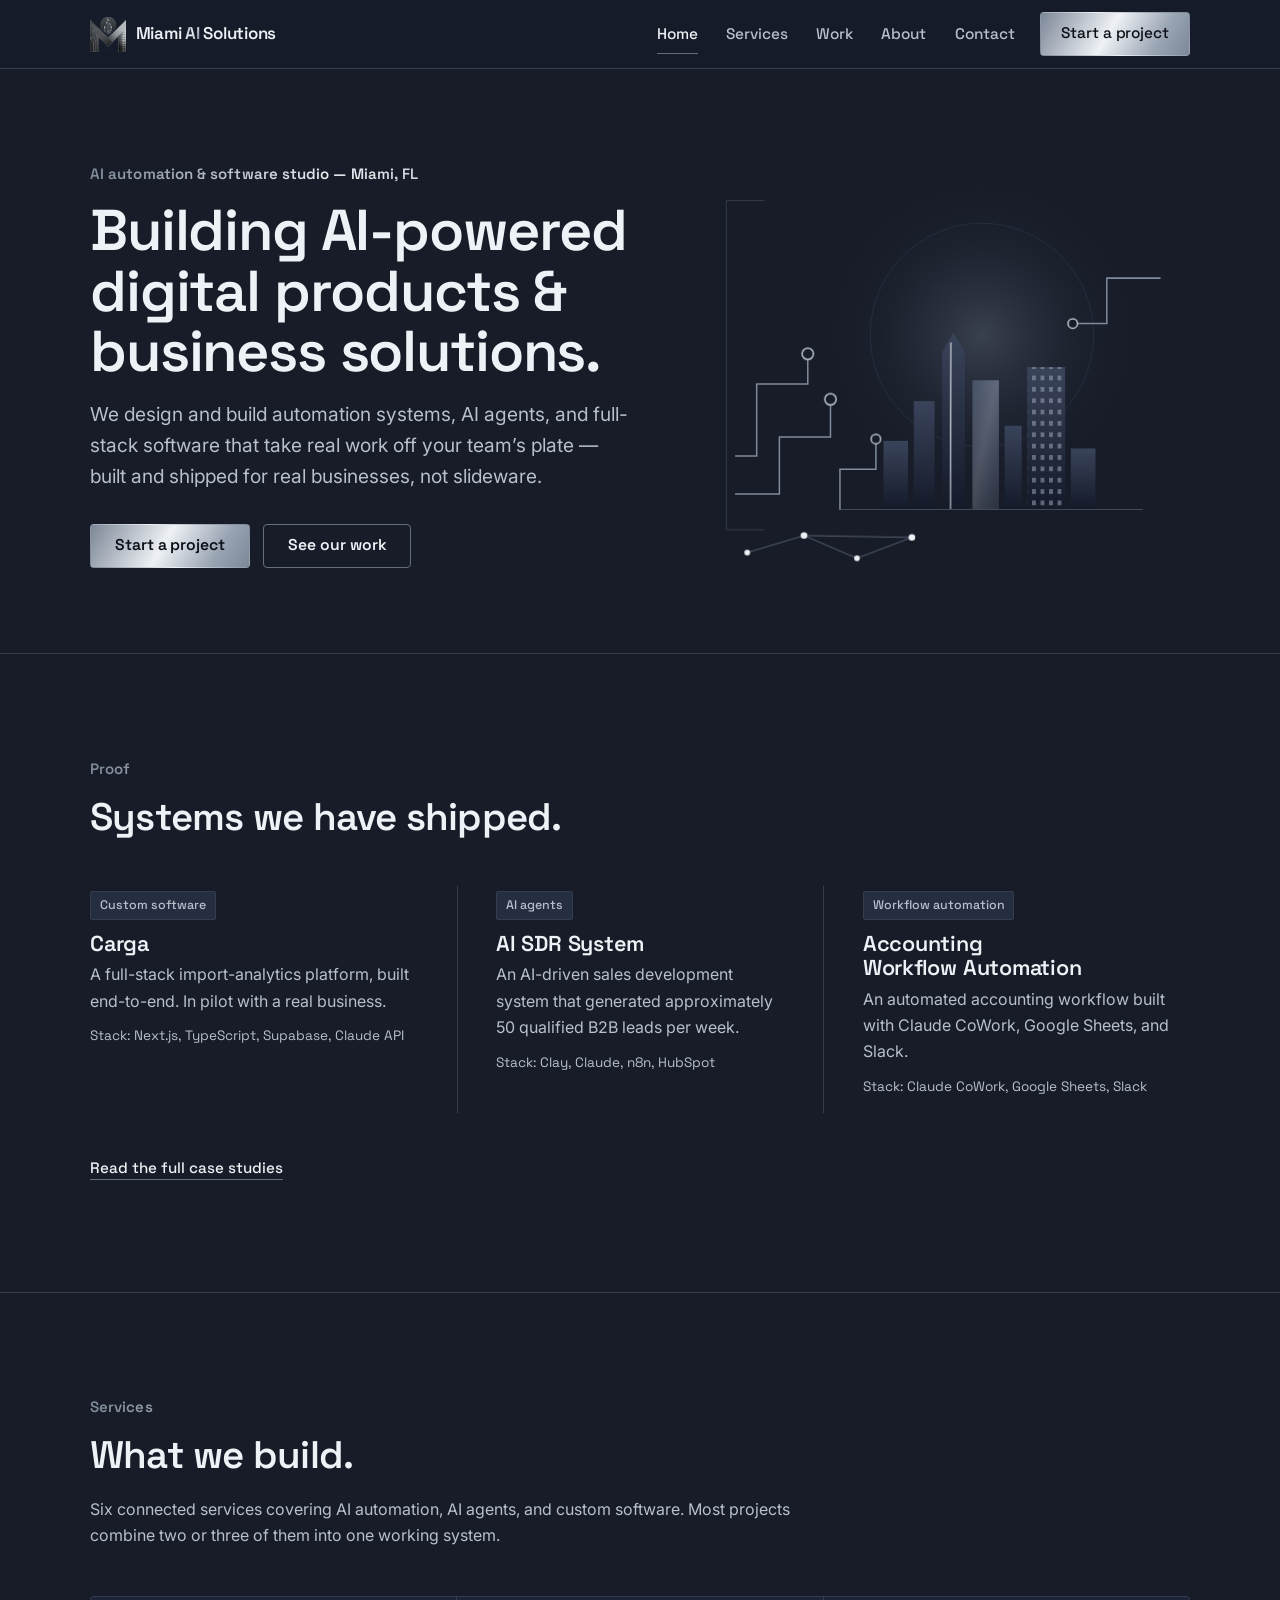
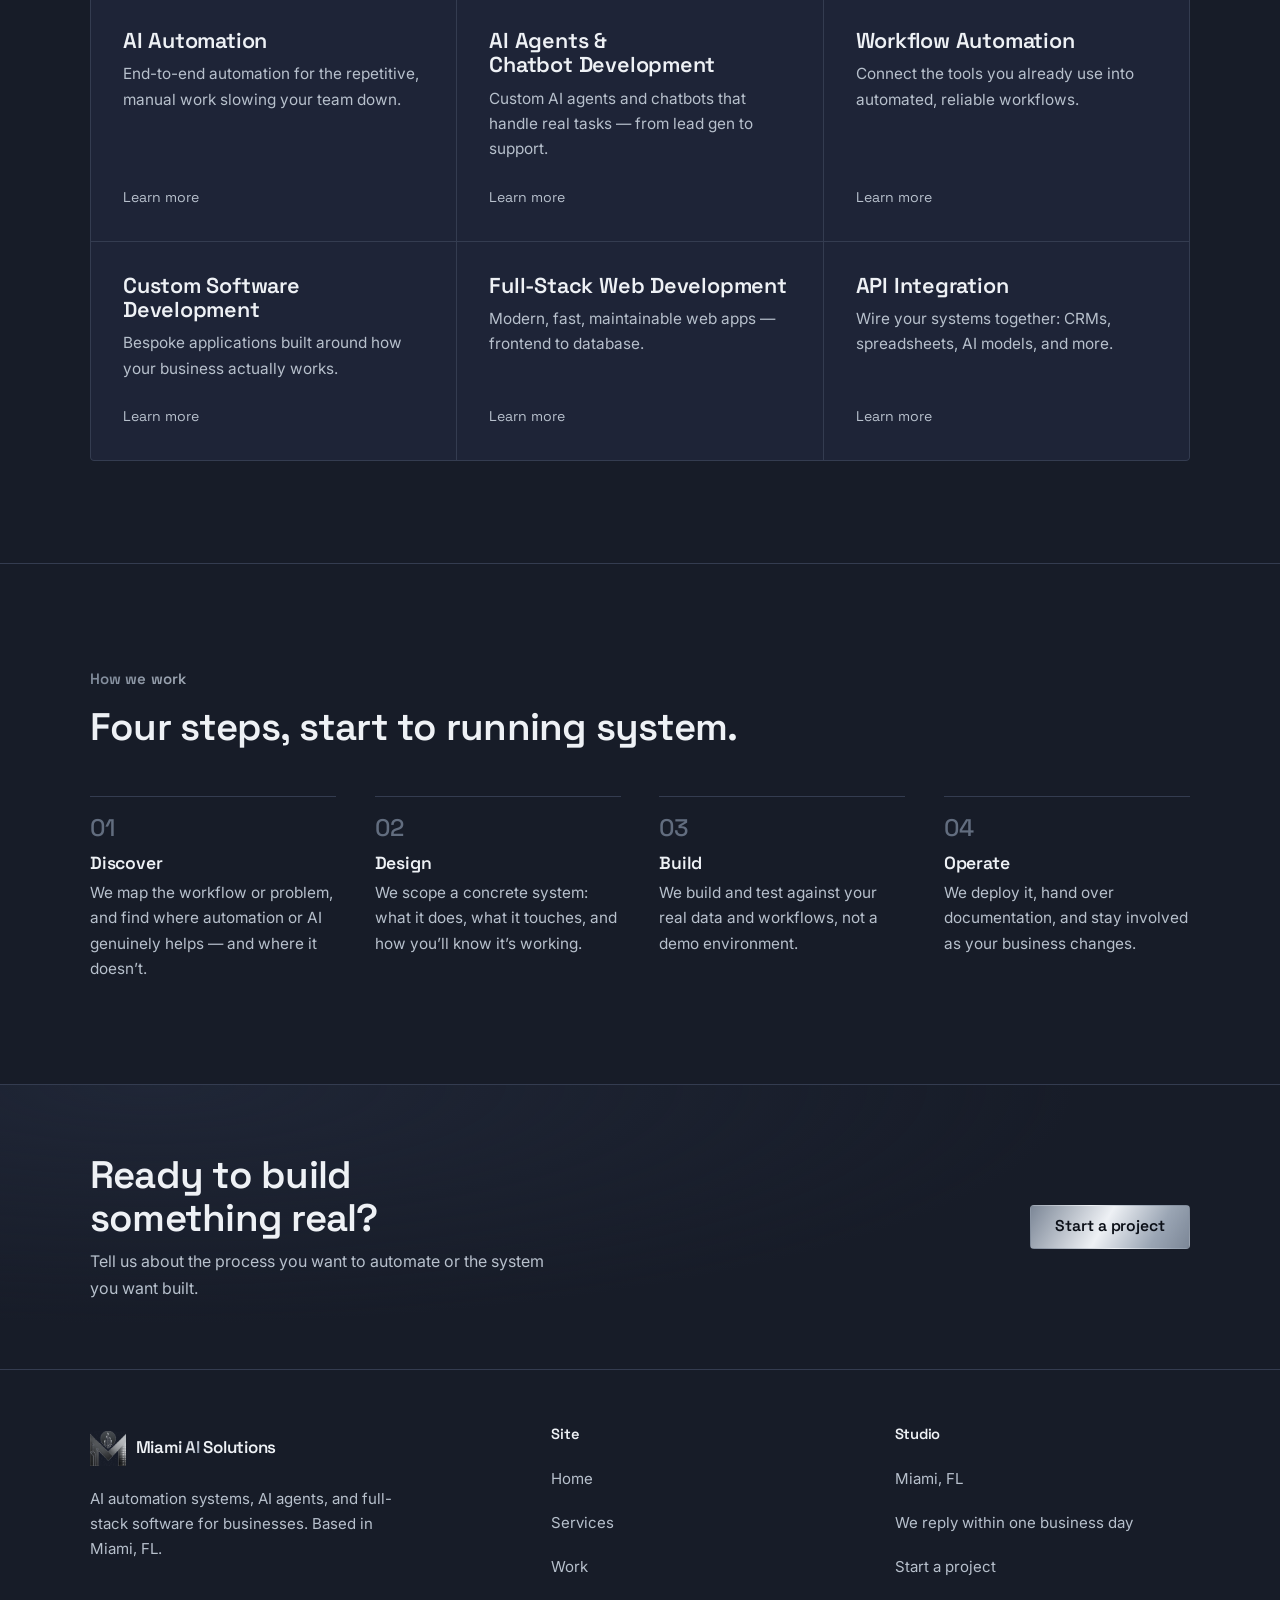
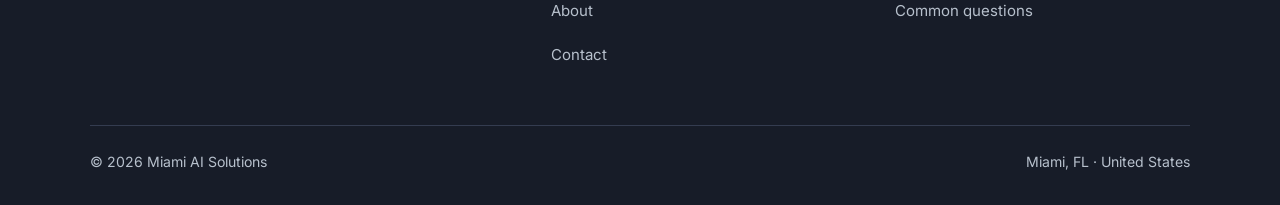
<file: index.html>
<!DOCTYPE html>
<html lang="en">
<head>
<meta charset="utf-8">
<meta name="viewport" content="width=device-width, initial-scale=1">
<title>Miami AI Solutions — AI Automation, AI Agents &amp; Custom Software</title>
<meta name="description" content="Miami AI Solutions designs and builds AI automation systems, AI agents, and full-stack software for businesses — built for real use, not just proofs of concept. Based in Miami, FL.">
<link rel="canonical" href="https://miami-ai-solutions-two.vercel.app/">

<meta property="og:type" content="website">
<meta property="og:site_name" content="Miami AI Solutions">
<meta property="og:title" content="Miami AI Solutions — AI Automation, AI Agents &amp; Custom Software">
<meta property="og:description" content="Miami AI Solutions designs and builds AI automation systems, AI agents, and full-stack software for businesses — built for real use, not just proofs of concept.">
<meta property="og:url" content="https://miami-ai-solutions-two.vercel.app/">
<meta property="og:image" content="https://miami-ai-solutions-two.vercel.app/assets/og-image.jpg">
<meta property="og:image:width" content="1200">
<meta property="og:image:height" content="630">
<meta property="og:image:alt" content="Miami AI Solutions — AI, automation and software development, over a Miami skyline.">
<meta name="twitter:card" content="summary_large_image">
<meta name="twitter:title" content="Miami AI Solutions — AI Automation, AI Agents &amp; Custom Software">
<meta name="twitter:description" content="Miami AI Solutions designs and builds AI automation systems, AI agents, and full-stack software for businesses — built for real use, not just proofs of concept.">
<meta name="twitter:image" content="https://miami-ai-solutions-two.vercel.app/assets/og-image.jpg">

<meta name="theme-color" content="#171c28">
<link rel="icon" href="favicon.ico" sizes="any">
<link rel="icon" type="image/png" sizes="32x32" href="favicon-32x32.png">
<link rel="icon" type="image/png" sizes="16x16" href="favicon-16x16.png">
<link rel="apple-touch-icon" href="apple-touch-icon.png">
<link rel="manifest" href="site.webmanifest">

<link rel="preconnect" href="https://fonts.googleapis.com">
<link rel="preconnect" href="https://fonts.gstatic.com" crossorigin>
<!-- Preload the font CSS, not the font files. The fonts.gstatic.com URLs are
     version- and UA-specific, so hardcoding one risks a double download or a
     silent miss when Google rotates it; prioritising the stylesheet shortens
     the first hop of the two-hop chain that gates the font fetch. -->
<link rel="preload" as="style" href="https://fonts.googleapis.com/css2?family=Inter:wght@400;500;600&amp;family=Space+Grotesk:wght@500;600;700&amp;display=swap">
<link rel="stylesheet" href="https://fonts.googleapis.com/css2?family=Inter:wght@400;500;600&amp;family=Space+Grotesk:wght@500;600;700&amp;display=swap">
<link rel="stylesheet" href="css/styles.css">

<script type="application/ld+json">
{
  "@context": "https://schema.org",
  "@type": "ProfessionalService",
  "@id": "https://miami-ai-solutions-two.vercel.app/#organization",
  "name": "Miami AI Solutions",
  "url": "https://miami-ai-solutions-two.vercel.app/",
  "logo": "https://miami-ai-solutions-two.vercel.app/assets/icon.png",
  "image": "https://miami-ai-solutions-two.vercel.app/assets/og-image.jpg",
  "description": "Miami AI Solutions designs and builds AI automation systems, AI agents, and full-stack software for businesses — turning manual processes into reliable, running systems.",
  "email": "contact.miamiaisolutions@gmail.com",
  "address": {
    "@type": "PostalAddress",
    "addressLocality": "Miami",
    "addressRegion": "FL",
    "addressCountry": "US"
  },
  "areaServed": "US"
}
</script>
</head>
<body>

<a class="skip-link" href="#main">Skip to content</a>

<header class="site-header">
  <div class="container header-inner">
    <a class="logo" href="index.html">
      <img class="logo-mark" src="assets/icon-header.png" alt="" width="36" height="35" fetchpriority="high">
      <span class="logo-text">Miami <span class="chrome">AI</span> Solutions</span>
    </a>
    <button class="nav-toggle" type="button" aria-expanded="false" aria-controls="site-nav">
      <span class="bars" aria-hidden="true"></span>
      <span class="visually-hidden">Menu</span>
    </button>
    <nav class="site-nav" id="site-nav" aria-label="Main">
      <ul>
        <li><a href="index.html" aria-current="page">Home</a></li>
        <li><a href="services.html">Services</a></li>
        <li><a href="work.html">Work</a></li>
        <li><a href="about.html">About</a></li>
        <li><a href="contact.html">Contact</a></li>
      </ul>
      <a class="btn btn-primary btn-sm nav-cta" href="contact.html">Start a project</a>
    </nav>
  </div>
</header>

<main id="main">

  <section class="hero">
    <div class="container hero-grid">
      <div>
        <span class="eyebrow">AI automation &amp; software studio — Miami, FL</span>
        <h1>Building AI-powered digital products &amp; business solutions.</h1>
        <p class="lede">We design and build automation systems, AI agents, and full-stack software that take real work off your team’s plate — built and shipped for real businesses, not slideware.</p>
        <div class="btn-row">
          <a class="btn btn-primary" href="contact.html">Start a project</a>
          <a class="btn btn-ghost" href="work.html">See our work</a>
        </div>
      </div>

      <div class="hero-art-wrap">
        <svg class="hero-art" viewBox="0 0 520 440" xmlns="http://www.w3.org/2000/svg" aria-hidden="true" focusable="false">
          <defs>
            <radialGradient id="msGlow" cx="50%" cy="50%" r="50%">
              <stop offset="0%" stop-color="#8894a8" stop-opacity="0.30"/>
              <stop offset="55%" stop-color="#5c677a" stop-opacity="0.10"/>
              <stop offset="100%" stop-color="#171c28" stop-opacity="0"/>
            </radialGradient>
            <linearGradient id="msBuilding" x1="0" y1="0" x2="0" y2="1">
              <stop offset="0%" stop-color="#39435a"/>
              <stop offset="100%" stop-color="#141a29"/>
            </linearGradient>
            <linearGradient id="msTower" x1="0" y1="0" x2="1" y2="1">
              <stop offset="0%" stop-color="#7c8797"/>
              <stop offset="46%" stop-color="#eef1f5"/>
              <stop offset="78%" stop-color="#9aa5b4"/>
              <stop offset="100%" stop-color="#7c8797"/>
            </linearGradient>
            <pattern id="msWindows" width="9" height="12" patternUnits="userSpaceOnUse">
              <rect x="2" y="3" width="4" height="5" fill="#9aa5b4" opacity="0.55"/>
            </pattern>
          </defs>

          <!-- soft circle backdrop, echoing the mark -->
          <circle class="art-circle" cx="300" cy="188" r="168"/>
          <circle cx="300" cy="188" r="118" fill="none" stroke="#262e42" stroke-width="1"/>

          <!-- blueprint rules -->
          <line class="art-grid-line" x1="30" y1="46" x2="30" y2="394"/>
          <line class="art-grid-line" x1="30" y1="46" x2="70" y2="46"/>
          <line class="art-grid-line" x1="30" y1="394" x2="70" y2="394"/>

          <!-- skyline -->
          <g>
            <rect class="art-building" x="196" y="300" width="26" height="72"/>
            <rect class="art-building" x="228" y="258" width="22" height="114"/>
            <polygon class="art-building" points="258,372 258,206 270,186 282,206 282,372"/>
            <rect class="art-building" x="290" y="236" width="28" height="136"/>
            <rect class="art-building" x="324" y="284" width="18" height="88"/>
            <rect class="art-building" x="348" y="222" width="40" height="150" fill="url(#msBuilding)"/>
            <rect x="348" y="222" width="40" height="150" fill="url(#msWindows)"/>
            <rect class="art-building" x="394" y="308" width="26" height="64"/>
            <!-- the one chrome-lit tower -->
            <polygon points="290,236 318,236 318,372 290,372" fill="url(#msTower)" opacity="0.22"/>
            <rect x="266" y="196" width="2" height="176" fill="url(#msTower)" opacity="0.7"/>
          </g>

          <line class="art-base" x1="150" y1="372.5" x2="470" y2="372.5"/>

          <!-- circuit traces: right angles into node points -->
          <path class="trace" d="M40 356 H86 V296 H140 V262"/>
          <path class="trace trace-2" d="M40 316 H62 V240 H116 V214"/>
          <path class="trace trace-3" d="M150 372 V330 H188 V304"/>
          <path class="trace trace-4" d="M488 128 H432 V176 H400"/>

          <circle class="node node-1" cx="140" cy="256" r="6"/>
          <circle class="node node-2" cx="116" cy="208" r="6"/>
          <circle class="node node-3" cx="188" cy="298" r="5"/>
          <circle class="node node-4" cx="396" cy="176" r="5"/>

          <!-- lower-corner signal network -->
          <g>
            <line class="signal-link" x1="52" y1="418" x2="112" y2="400"/>
            <line class="signal-link" x1="112" y1="400" x2="168" y2="424"/>
            <line class="signal-link" x1="168" y1="424" x2="226" y2="402"/>
            <line class="signal-link" x1="112" y1="400" x2="226" y2="402"/>
            <circle class="signal signal-1" cx="52" cy="418" r="3"/>
            <circle class="signal signal-2" cx="112" cy="400" r="3.5"/>
            <circle class="signal signal-3" cx="168" cy="424" r="3"/>
            <circle class="signal signal-2" cx="226" cy="402" r="3.5"/>
          </g>
        </svg>
      </div>
    </div>
  </section>

  <section class="section" aria-labelledby="proof-title">
    <div class="container">
      <div class="section-head">
        <span class="eyebrow">Proof</span>
        <h2 id="proof-title">Systems we have shipped.</h2>
      </div>

      <div class="proof">
        <div class="proof-item">
          <span class="tag">Custom software</span>
          <h3>Carga</h3>
          <p>A full-stack import-analytics platform, built end-to-end. In pilot with a real business.</p>
          <p class="stack"><span>Stack:</span> Next.js, TypeScript, Supabase, Claude API</p>
        </div>
        <div class="proof-item">
          <span class="tag">AI agents</span>
          <h3>AI SDR System</h3>
          <p>An AI-driven sales development system that generated approximately 50 qualified B2B leads per week.</p>
          <p class="stack"><span>Stack:</span> Clay, Claude, n8n, HubSpot</p>
        </div>
        <div class="proof-item">
          <span class="tag">Workflow automation</span>
          <h3>Accounting Workflow Automation</h3>
          <p>An automated accounting workflow built with Claude CoWork, Google Sheets, and Slack.</p>
          <p class="stack"><span>Stack:</span> Claude CoWork, Google Sheets, Slack</p>
        </div>
      </div>

      <div class="btn-row">
        <a class="link" href="work.html">Read the full case studies</a>
      </div>
    </div>
  </section>

  <section class="section section--line" aria-labelledby="services-title">
    <div class="container">
      <div class="section-head">
        <span class="eyebrow">Services</span>
        <h2 id="services-title">What we build.</h2>
        <p>Six connected services covering AI automation, AI agents, and custom software. Most projects combine two or three of them into one working system.</p>
      </div>

      <div class="card-grid">
        <a class="card" href="services.html#ai-automation">
          <h3>AI Automation</h3>
          <p>End-to-end automation for the repetitive, manual work slowing your team down.</p>
          <span class="card-more">Learn more</span>
        </a>
        <a class="card" href="services.html#ai-agents">
          <h3>AI Agents &amp; Chatbot Development</h3>
          <p>Custom AI agents and chatbots that handle real tasks — from lead gen to support.</p>
          <span class="card-more">Learn more</span>
        </a>
        <a class="card" href="services.html#workflow-automation">
          <h3>Workflow Automation</h3>
          <p>Connect the tools you already use into automated, reliable workflows.</p>
          <span class="card-more">Learn more</span>
        </a>
        <a class="card" href="services.html#custom-software">
          <h3>Custom Software Development</h3>
          <p>Bespoke applications built around how your business actually works.</p>
          <span class="card-more">Learn more</span>
        </a>
        <a class="card" href="services.html#web-development">
          <h3>Full-Stack Web Development</h3>
          <p>Modern, fast, maintainable web apps — frontend to database.</p>
          <span class="card-more">Learn more</span>
        </a>
        <a class="card" href="services.html#api-integration">
          <h3>API Integration</h3>
          <p>Wire your systems together: CRMs, spreadsheets, AI models, and more.</p>
          <span class="card-more">Learn more</span>
        </a>
      </div>
    </div>
  </section>

  <section class="section section--line" aria-labelledby="process-title">
    <div class="container">
      <div class="section-head">
        <span class="eyebrow">How we work</span>
        <h2 id="process-title">Four steps, start to running system.</h2>
      </div>

      <ol class="steps">
        <li class="step">
          <span class="step-n">01</span>
          <h3>Discover</h3>
          <p>We map the workflow or problem, and find where automation or AI genuinely helps — and where it doesn’t.</p>
        </li>
        <li class="step">
          <span class="step-n">02</span>
          <h3>Design</h3>
          <p>We scope a concrete system: what it does, what it touches, and how you’ll know it’s working.</p>
        </li>
        <li class="step">
          <span class="step-n">03</span>
          <h3>Build</h3>
          <p>We build and test against your real data and workflows, not a demo environment.</p>
        </li>
        <li class="step">
          <span class="step-n">04</span>
          <h3>Operate</h3>
          <p>We deploy it, hand over documentation, and stay involved as your business changes.</p>
        </li>
      </ol>
    </div>
  </section>

  <section class="cta-band">
    <div class="container cta-inner">
      <div>
        <h2>Ready to build something real?</h2>
        <p>Tell us about the process you want to automate or the system you want built.</p>
      </div>
      <a class="btn btn-primary" href="contact.html">Start a project</a>
    </div>
  </section>

</main>

<footer class="site-footer">
  <div class="container">
    <div class="footer-grid">
      <div class="footer-brand">
        <a class="logo" href="index.html">
          <img class="logo-mark" src="assets/icon-header.png" alt="" width="36" height="35" loading="lazy" decoding="async">
          <span class="logo-text">Miami <span class="chrome">AI</span> Solutions</span>
        </a>
        <p>AI automation systems, AI agents, and full-stack software for businesses. Based in Miami, FL.</p>
      </div>
      <div class="footer-col">
        <h2>Site</h2>
        <ul>
          <li><a href="index.html">Home</a></li>
          <li><a href="services.html">Services</a></li>
          <li><a href="work.html">Work</a></li>
          <li><a href="about.html">About</a></li>
          <li><a href="contact.html">Contact</a></li>
        </ul>
      </div>
      <div class="footer-col">
        <h2>Studio</h2>
        <ul>
          <li>Miami, FL</li>
          <li>We reply within one business day</li>
          <li><a href="contact.html">Start a project</a></li>
          <li><a href="services.html#faq">Common questions</a></li>
        </ul>
      </div>
    </div>
    <div class="footer-bottom">
      <p>&copy; <span id="year">2026</span> Miami AI Solutions</p>
      <p>Miami, FL &middot; United States</p>
    </div>
  </div>
</footer>

<script src="js/main.js"></script>
</body>
</html>
</file>
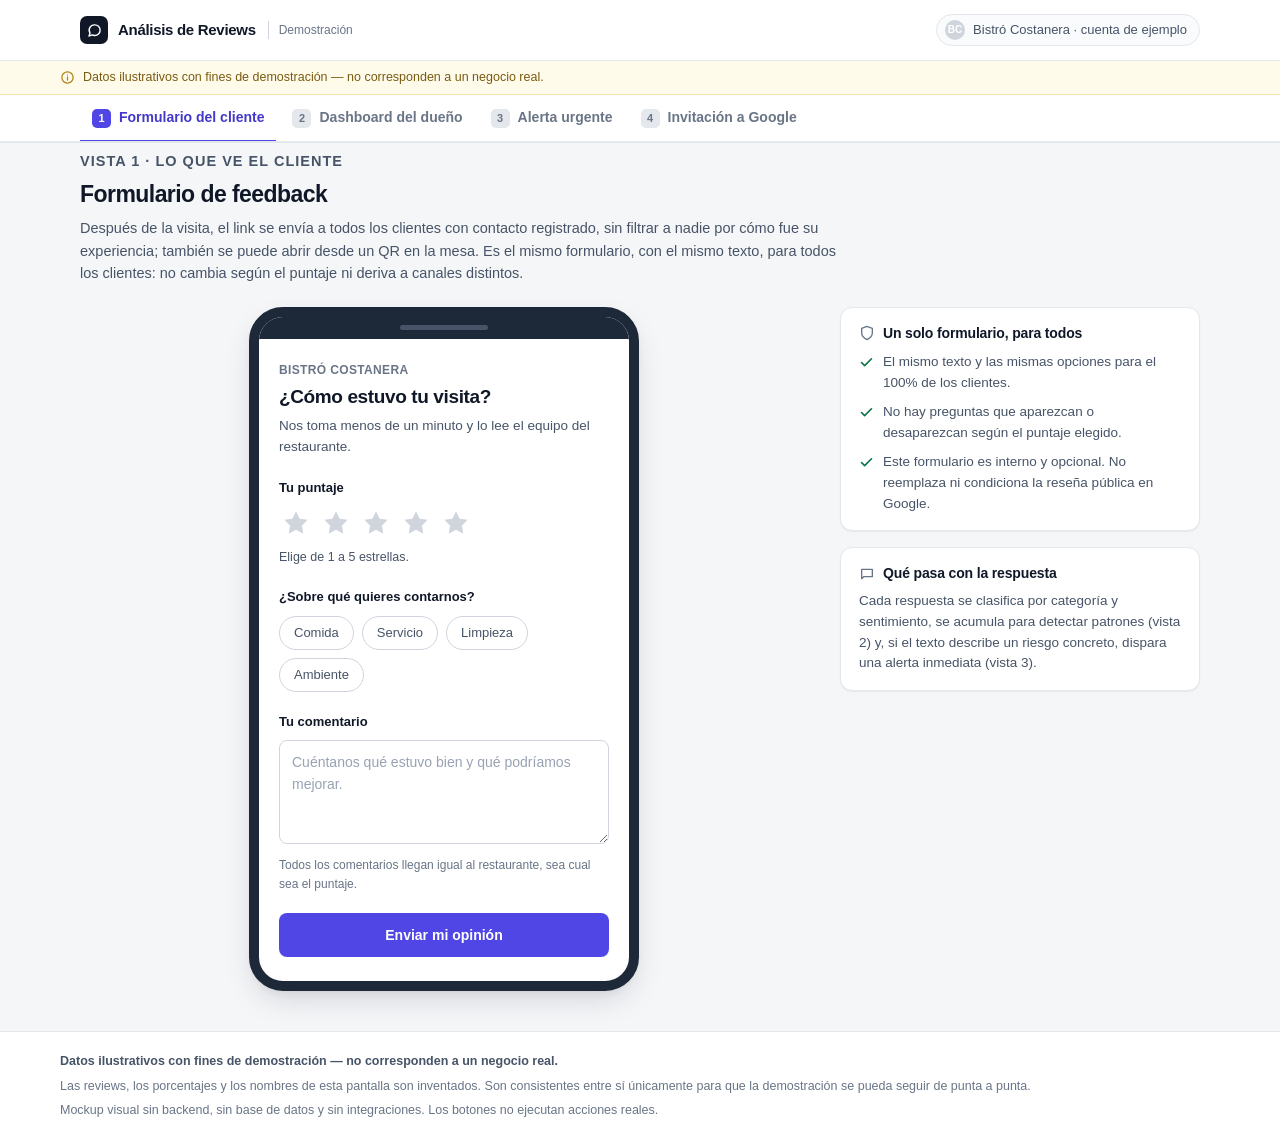
<file: restaurant-reviews/index.html>
<!DOCTYPE html>
<html lang="es">
<head>
<meta charset="utf-8">
<meta name="viewport" content="width=device-width, initial-scale=1">
<meta name="robots" content="noindex, nofollow">
<title>Análisis de Reviews con IA — Demostración</title>
<meta name="description" content="Mockup de demostración de un sistema de análisis de reviews para restaurantes. Datos ilustrativos, no corresponden a un negocio real.">
<link rel="stylesheet" href="styles.css">
</head>
<body>

<header class="topbar">
  <div class="wrap topbar-inner">
    <div class="brand">
      <span class="brand-mark" aria-hidden="true">
        <svg width="15" height="15" viewBox="0 0 24 24" fill="none" stroke="currentColor" stroke-width="2.2" stroke-linecap="round" stroke-linejoin="round"><path d="M21 11.5a8.4 8.4 0 0 1-9 8.4 9 9 0 0 1-3.9-.8L3 21l1.9-4.9A8.4 8.4 0 0 1 12 3a8.4 8.4 0 0 1 9 8.5Z"/></svg>
      </span>
      Análisis de Reviews
      <span class="brand-sub">Demostración</span>
    </div>
    <div class="account">
      <span class="account-avatar" aria-hidden="true">BC</span>
      Bistró Costanera · cuenta de ejemplo
    </div>
  </div>
</header>

<div class="sticky">
  <!-- Disclaimer obligatorio: fijo, visible en las 4 pestañas -->
  <div class="disclaimer">
    <div class="wrap disclaimer-inner">
      <svg width="15" height="15" viewBox="0 0 24 24" fill="none" stroke="currentColor" stroke-width="2" stroke-linecap="round"><circle cx="12" cy="12" r="9"/><path d="M12 11v5M12 7.6v.1"/></svg>
      <span>Datos ilustrativos con fines de demostración — no corresponden a un negocio real.</span>
    </div>
  </div>

  <div class="tabs-outer">
    <div class="wrap">
      <div class="tabs" role="tablist" aria-label="Vistas de la demostración">
        <button class="tab" role="tab" id="tab-form" aria-controls="panel-form" aria-selected="true" tabindex="0"><span class="tab-num" aria-hidden="true">1</span>Formulario del cliente</button>
        <button class="tab" role="tab" id="tab-dash" aria-controls="panel-dash" aria-selected="false" tabindex="-1"><span class="tab-num" aria-hidden="true">2</span>Dashboard del dueño</button>
        <button class="tab" role="tab" id="tab-alert" aria-controls="panel-alert" aria-selected="false" tabindex="-1"><span class="tab-num" aria-hidden="true">3</span>Alerta urgente</button>
        <button class="tab" role="tab" id="tab-google" aria-controls="panel-google" aria-selected="false" tabindex="-1"><span class="tab-num" aria-hidden="true">4</span>Invitación a Google</button>
      </div>
    </div>
  </div>
</div>

<main class="wrap">

  <!-- ==================== 1 · FORMULARIO DEL CLIENTE ==================== -->
  <section class="panel" id="panel-form" role="tabpanel" aria-labelledby="tab-form" tabindex="0">
    <div class="view-head">
      <p class="eyebrow">Vista 1 · Lo que ve el cliente</p>
      <h1>Formulario de feedback</h1>
      <p>Después de la visita, el link se envía a todos los clientes con contacto registrado, sin filtrar a nadie por cómo fue su experiencia; también se puede abrir desde un QR en la mesa. Es el mismo formulario, con el mismo texto, para todos los clientes: no cambia según el puntaje ni deriva a canales distintos.</p>
    </div>

    <div class="form-layout">
      <div class="phone">
        <div class="phone-bar"><span class="phone-notch"></span></div>
        <div class="phone-body">

          <form id="feedback-form" novalidate>
            <p class="form-brandline">Bistró Costanera</p>
            <h2 class="form-title">¿Cómo estuvo tu visita?</h2>
            <p class="form-intro">Nos toma menos de un minuto y lo lee el equipo del restaurante.</p>

            <fieldset class="field">
              <legend>Tu puntaje</legend>
              <div class="rating" id="rating" data-rating="0">
                <input type="radio" name="rating" id="r1" value="1"><label for="r1" title="1 estrella"><span class="sr-only"></span><svg viewBox="0 0 24 24" fill="currentColor" aria-hidden="true"><path d="M12 2.6l2.9 5.9 6.5.95-4.7 4.6 1.1 6.45L12 17.45 6.2 20.5l1.1-6.45-4.7-4.6 6.5-.95z"/></svg></label>
                <input type="radio" name="rating" id="r2" value="2"><label for="r2" title="2 estrellas"><svg viewBox="0 0 24 24" fill="currentColor" aria-hidden="true"><path d="M12 2.6l2.9 5.9 6.5.95-4.7 4.6 1.1 6.45L12 17.45 6.2 20.5l1.1-6.45-4.7-4.6 6.5-.95z"/></svg></label>
                <input type="radio" name="rating" id="r3" value="3"><label for="r3" title="3 estrellas"><svg viewBox="0 0 24 24" fill="currentColor" aria-hidden="true"><path d="M12 2.6l2.9 5.9 6.5.95-4.7 4.6 1.1 6.45L12 17.45 6.2 20.5l1.1-6.45-4.7-4.6 6.5-.95z"/></svg></label>
                <input type="radio" name="rating" id="r4" value="4"><label for="r4" title="4 estrellas"><svg viewBox="0 0 24 24" fill="currentColor" aria-hidden="true"><path d="M12 2.6l2.9 5.9 6.5.95-4.7 4.6 1.1 6.45L12 17.45 6.2 20.5l1.1-6.45-4.7-4.6 6.5-.95z"/></svg></label>
                <input type="radio" name="rating" id="r5" value="5"><label for="r5" title="5 estrellas"><svg viewBox="0 0 24 24" fill="currentColor" aria-hidden="true"><path d="M12 2.6l2.9 5.9 6.5.95-4.7 4.6 1.1 6.45L12 17.45 6.2 20.5l1.1-6.45-4.7-4.6 6.5-.95z"/></svg></label>
              </div>
              <p class="rating-caption" id="rating-caption">Elige de 1 a 5 estrellas.</p>
            </fieldset>

            <fieldset class="field">
              <legend>¿Sobre qué quieres contarnos?</legend>
              <div class="chips">
                <input type="radio" name="categoria" id="c1" value="Comida"><label for="c1">Comida</label>
                <input type="radio" name="categoria" id="c2" value="Servicio"><label for="c2">Servicio</label>
                <input type="radio" name="categoria" id="c3" value="Limpieza"><label for="c3">Limpieza</label>
                <input type="radio" name="categoria" id="c4" value="Ambiente"><label for="c4">Ambiente</label>
              </div>
            </fieldset>

            <div class="field">
              <label class="label" for="comentario">Tu comentario</label>
              <textarea id="comentario" placeholder="Cuéntanos qué estuvo bien y qué podríamos mejorar."></textarea>
              <p class="field-hint">Todos los comentarios llegan igual al restaurante, sea cual sea el puntaje.</p>
            </div>

            <div class="field">
              <button type="submit" class="btn btn-primary btn-block">Enviar mi opinión</button>
            </div>
          </form>

          <div class="thanks" id="thanks" hidden>
            <div class="thanks-icon" aria-hidden="true">
              <svg width="24" height="24" viewBox="0 0 24 24" fill="none" stroke="currentColor" stroke-width="2.4" stroke-linecap="round" stroke-linejoin="round"><path d="M20 6 9 17l-5-5"/></svg>
            </div>
            <h3>¡Gracias por tu opinión!</h3>
            <p>El equipo del restaurante ya la recibió.</p>
            <div class="thanks-note">
              En las próximas horas vas a recibir también, por separado, la invitación para dejar tu reseña pública en Google. Se envía a todos los clientes por igual, sin importar lo que hayas puesto aquí.
            </div>
            <button type="button" class="btn-link" id="reset-form">Volver a ver el formulario</button>
          </div>

        </div>
      </div>

      <div>
        <div class="note">
          <h3>
            <svg width="16" height="16" viewBox="0 0 24 24" fill="none" stroke="currentColor" stroke-width="2" stroke-linecap="round" stroke-linejoin="round"><path d="M12 22s8-4 8-10V5l-8-3-8 3v7c0 6 8 10 8 10Z"/></svg>
            Un solo formulario, para todos
          </h3>
          <ul>
            <li>
              <svg width="15" height="15" viewBox="0 0 24 24" fill="none" stroke="currentColor" stroke-width="2.6" stroke-linecap="round" stroke-linejoin="round"><path d="M20 6 9 17l-5-5"/></svg>
              <span>El mismo texto y las mismas opciones para el 100% de los clientes.</span>
            </li>
            <li>
              <svg width="15" height="15" viewBox="0 0 24 24" fill="none" stroke="currentColor" stroke-width="2.6" stroke-linecap="round" stroke-linejoin="round"><path d="M20 6 9 17l-5-5"/></svg>
              <span>No hay preguntas que aparezcan o desaparezcan según el puntaje elegido.</span>
            </li>
            <li>
              <svg width="15" height="15" viewBox="0 0 24 24" fill="none" stroke="currentColor" stroke-width="2.6" stroke-linecap="round" stroke-linejoin="round"><path d="M20 6 9 17l-5-5"/></svg>
              <span>Este formulario es interno y opcional. No reemplaza ni condiciona la reseña pública en Google.</span>
            </li>
          </ul>
        </div>

        <div class="note">
          <h3>
            <svg width="16" height="16" viewBox="0 0 24 24" fill="none" stroke="currentColor" stroke-width="2" stroke-linecap="round" stroke-linejoin="round"><path d="M4 5h16v11H7l-3 3z"/></svg>
            Qué pasa con la respuesta
          </h3>
          <p class="mt-8">Cada respuesta se clasifica por categoría y sentimiento, se acumula para detectar patrones (vista 2) y, si el texto describe un riesgo concreto, dispara una alerta inmediata (vista 3).</p>
        </div>
      </div>
    </div>
  </section>

  <!-- ==================== 2 · DASHBOARD DEL DUEÑO ==================== -->
  <section class="panel" id="panel-dash" role="tabpanel" aria-labelledby="tab-dash" tabindex="0" hidden>
    <div class="view-head">
      <p class="eyebrow">Vista 2 · Lo que ve el dueño</p>
      <h1>Dashboard — agosto</h1>
      <p>Todas las respuestas del formulario entran al análisis, las buenas y las malas por igual: la IA las cruza para detectar patrones y propone qué hacer con cada uno. Cada semana el dueño recibe este mismo resumen por email, con los patrones y las recomendaciones; las alertas urgentes no esperan a ese resumen (vista 3). Los porcentajes de esta demo son consistentes con las reviews del feed: se pueden verificar leyéndolas.</p>
    </div>

    <div class="kpis">
      <div class="kpi">
        <p class="kpi-label">Reviews recibidas</p>
        <p class="kpi-value">184</p>
        <div class="kpi-foot">
          <span class="kpi-delta up">
            <svg width="12" height="12" viewBox="0 0 24 24" fill="none" stroke="currentColor" stroke-width="2.6" stroke-linecap="round" stroke-linejoin="round"><path d="M12 19V5M5 12l7-7 7 7"/></svg>
            12% vs. julio
          </span>
          <svg class="spark" width="62" height="22" viewBox="0 0 62 22" role="img" aria-label="Tendencia de los últimos 6 meses: 121, 134, 142, 151, 164 y 184 reviews">
            <polyline class="line" points="1,19 13,15.7 25,13.7 37,11.4 49,8.1 61,3"/>
            <circle class="end" cx="61" cy="3" r="2.1"/>
          </svg>
        </div>
      </div>
      <div class="kpi">
        <p class="kpi-label">Rating promedio</p>
        <p class="kpi-value">4,1 <small>/ 5</small></p>
        <div class="kpi-foot">
          <span class="kpi-delta">
            <svg width="12" height="12" viewBox="0 0 24 24" fill="none" stroke="currentColor" stroke-width="2.6" stroke-linecap="round" stroke-linejoin="round"><path d="M12 5v14M19 12l-7 7-7-7"/></svg>
            0,3 vs. julio
          </span>
          <svg class="spark" width="62" height="22" viewBox="0 0 62 22" role="img" aria-label="Tendencia de los últimos 6 meses: 4,5 · 4,4 · 4,5 · 4,4 · 4,4 · 4,1">
            <polyline class="line" points="1,3 13,7 25,3 37,7 49,7 61,19"/>
            <circle class="end" cx="61" cy="19" r="2.1"/>
          </svg>
        </div>
      </div>
      <div class="kpi">
        <p class="kpi-label">Reviews con alguna queja</p>
        <p class="kpi-value">68 <small>37%</small></p>
        <div class="stack" role="img" aria-label="Desglose de las 68 quejas: servicio 28, comida 21, limpieza 12, ambiente 7">
          <span class="s-servicio"></span>
          <span class="s-comida"></span>
          <span class="s-limpieza"></span>
          <span class="s-ambiente"></span>
        </div>
        <ul class="stack-legend" aria-hidden="true">
          <li><span class="dot dot-servicio"></span>Servicio <b>28</b></li>
          <li><span class="dot dot-comida"></span>Comida <b>21</b></li>
          <li><span class="dot dot-limpieza"></span>Limpieza <b>12</b></li>
          <li><span class="dot dot-ambiente"></span>Ambiente <b>7</b></li>
        </ul>
      </div>
      <div class="kpi">
        <p class="kpi-label">Alertas urgentes</p>
        <p class="kpi-value">1</p>
        <div class="kpi-foot">
          <span class="kpi-delta">Ver la vista 3</span>
        </div>
      </div>
    </div>

    <div class="dash">

      <!-- Bloque A: feed -->
      <div class="dash-block">
        <div class="section-title">
          <h2>Reviews recientes</h2><span>10 de 184</span>
          <button type="button" class="dash-toggle" aria-expanded="true" aria-controls="body-feed" aria-label="Mostrar u ocultar Reviews recientes">
            <svg width="18" height="18" viewBox="0 0 24 24" fill="none" stroke="currentColor" stroke-width="2.2" stroke-linecap="round" stroke-linejoin="round" aria-hidden="true"><path d="m6 9 6 6 6-6"/></svg>
          </button>
        </div>
        <div class="dash-body" id="body-feed">
          <div class="card">
            <div class="feed" id="feed"></div>
            <p class="feed-foot">Orden cronológico, sin agrupar por sentimiento — igual que llegan.</p>
          </div>
        </div>
      </div>

      <div>
        <!-- Bloque B: patrones -->
        <div class="dash-block">
        <div class="section-title">
          <h2>Patrones detectados</h2><span>agosto · 184 reviews analizadas</span>
          <button type="button" class="dash-toggle" aria-expanded="true" aria-controls="body-patrones" aria-label="Mostrar u ocultar Patrones detectados">
            <svg width="18" height="18" viewBox="0 0 24 24" fill="none" stroke="currentColor" stroke-width="2.2" stroke-linecap="round" stroke-linejoin="round" aria-hidden="true"><path d="m6 9 6 6 6-6"/></svg>
          </button>
        </div>
        <div class="dash-body" id="body-patrones">
        <div class="patterns">

          <article class="pattern" id="patron-1" data-tone="neg" data-cat="servicio">
            <div class="pattern-top">
              <span class="pattern-badge" aria-hidden="true">1</span>
              <h3>Espera en mesas con reserva, viernes y sábado a la noche</h3>
            </div>
            <p class="pattern-stat">41%</p>
            <p class="pattern-summary">de las quejas del mes (28 de 68) mencionan demora entre la hora de la reserva y la asignación de mesa.</p>
            <button type="button" class="disclose" aria-expanded="false" aria-controls="det-p1">
              <span>Ver cómo se calculó</span>
              <svg width="13" height="13" viewBox="0 0 24 24" fill="none" stroke="currentColor" stroke-width="2.6" stroke-linecap="round" stroke-linejoin="round" aria-hidden="true"><path d="m6 9 6 6 6-6"/></svg>
            </button>
            <div class="disclose-body" id="det-p1" hidden>
              <p>El 82% de esas menciones cae entre las 20:30 y las 22:00 de viernes o sábado. Rating promedio de esas reviews: 2,1.</p>
            </div>
            <div class="pattern-foot">
              <span class="tag">4 reviews en el feed</span>
              <span class="tag">Categoría: servicio</span>
            </div>
          </article>

          <article class="pattern" id="patron-2" data-tone="neg" data-cat="comida">
            <div class="pattern-top">
              <span class="pattern-badge" aria-hidden="true">2</span>
              <h3>Pescado a la parrilla servido por debajo de temperatura</h3>
            </div>
            <p class="pattern-stat">43%</p>
            <p class="pattern-summary">de las quejas sobre comida (9 de 21) nombran un plato de pescado a la parrilla tibio o frío.</p>
            <button type="button" class="disclose" aria-expanded="false" aria-controls="det-p2">
              <span>Ver cómo se calculó</span>
              <svg width="13" height="13" viewBox="0 0 24 24" fill="none" stroke="currentColor" stroke-width="2.6" stroke-linecap="round" stroke-linejoin="round" aria-hidden="true"><path d="m6 9 6 6 6-6"/></svg>
            </button>
            <div class="disclose-body" id="det-p2" hidden>
              <p>En julio ese número era 9%: es el patrón que más creció del mes.</p>
            </div>
            <div class="pattern-foot">
              <span class="tag">2 reviews en el feed</span>
              <span class="tag">Tendencia en alza</span>
            </div>
          </article>

          <article class="pattern" id="patron-3" data-tone="neg" data-cat="limpieza">
            <div class="pattern-top">
              <span class="pattern-badge" aria-hidden="true">3</span>
              <h3>Estado de los baños después de las 22:00</h3>
            </div>
            <p class="pattern-stat">10 de 12</p>
            <p class="pattern-summary">quejas de limpieza del mes se registraron después de las 22:00.</p>
            <button type="button" class="disclose" aria-expanded="false" aria-controls="det-p3">
              <span>Ver cómo se calculó</span>
              <svg width="13" height="13" viewBox="0 0 24 24" fill="none" stroke="currentColor" stroke-width="2.6" stroke-linecap="round" stroke-linejoin="round" aria-hidden="true"><path d="m6 9 6 6 6-6"/></svg>
            </button>
            <div class="disclose-body" id="det-p3" hidden>
              <p>En 7 de esas 10, la misma review califica el resto del local como impecable: el problema es la franja horaria, no el local.</p>
            </div>
            <div class="pattern-foot">
              <span class="tag">2 reviews en el feed</span>
              <span class="tag">Incluye quejas dentro de reviews positivas</span>
            </div>
          </article>

          <article class="pattern" id="patron-4" data-tone="pos" data-cat="ambiente">
            <div class="pattern-top">
              <span class="pattern-badge" aria-hidden="true">4</span>
              <h3>La terraza y la carta de vinos son el motivo n.º 1 de recomendación</h3>
            </div>
            <p class="pattern-stat">61%</p>
            <p class="pattern-summary">de las reviews de 5 estrellas mencionan la vista o la terraza, y el 34% menciona la carta de vinos por copa.</p>
            <button type="button" class="disclose" aria-expanded="false" aria-controls="det-p4">
              <span>Ver cómo se calculó</span>
              <svg width="13" height="13" viewBox="0 0 24 24" fill="none" stroke="currentColor" stroke-width="2.6" stroke-linecap="round" stroke-linejoin="round" aria-hidden="true"><path d="m6 9 6 6 6-6"/></svg>
            </button>
            <div class="disclose-body" id="det-p4" hidden>
              <p>Ninguna queja del mes apunta a estos dos temas.</p>
            </div>
            <div class="pattern-foot">
              <span class="tag">2 reviews en el feed</span>
              <span class="tag">Fortaleza a capitalizar</span>
            </div>
          </article>

        </div>
        </div>
        </div>

        <!-- Bloque C: recomendaciones -->
        <div class="dash-block">
        <div class="section-title">
          <h2>Recomendaciones accionables</h2><span>cada una nace de un patrón</span>
          <button type="button" class="dash-toggle" aria-expanded="true" aria-controls="body-recs" aria-label="Mostrar u ocultar Recomendaciones accionables">
            <svg width="18" height="18" viewBox="0 0 24 24" fill="none" stroke="currentColor" stroke-width="2.2" stroke-linecap="round" stroke-linejoin="round" aria-hidden="true"><path d="m6 9 6 6 6-6"/></svg>
          </button>
        </div>
        <div class="dash-body" id="body-recs">
        <div class="recs">

          <article class="rec">
            <div class="rec-head">
              <a class="rec-link" href="#patron-1" data-goto="patron-1" data-cat="servicio">
                <svg width="11" height="11" viewBox="0 0 24 24" fill="currentColor" aria-hidden="true"><path d="M12 3l9 9-9 9-9-9z"/></svg>
                Patrón 1 · Espera con reserva
              </a>
              <span class="pill pill-cat">Operativa</span>
            </div>
            <div class="rec-body">
              <h3>Escalonar las reservas de viernes y sábado en bloques de 15 minutos</h3>
              <p class="rec-summary">Hoy las reservas entre 20:30 y 22:00 se cargan en bloques de 30 minutos, y todas las quejas de espera caen dentro de esa ventana.</p>
              <button type="button" class="disclose" aria-expanded="false" aria-controls="det-r1">
                <span>Ver detalle</span>
                <svg width="13" height="13" viewBox="0 0 24 24" fill="none" stroke="currentColor" stroke-width="2.6" stroke-linecap="round" stroke-linejoin="round" aria-hidden="true"><path d="m6 9 6 6 6-6"/></svg>
              </button>
              <div class="disclose-body" id="det-r1" hidden>
                <p>Dividir en bloques de 15 reparte las llegadas sin bajar la cantidad de cubiertos.</p>
              </div>
            </div>
            <div class="upsell">
              <p class="upsell-label">
                <svg width="13" height="13" viewBox="0 0 24 24" fill="none" stroke="currentColor" stroke-width="2.2" stroke-linecap="round" stroke-linejoin="round"><path d="M13 2 4.5 13.5H11L10 22l8.5-11.5H12z"/></svg>
                Servicio sugerido por este patrón
              </p>
              <h4>Bot de WhatsApp para reservas — Miami AI Solutions</h4>
              <p>4 de cada 5 de estas reviews se quejan de la falta de aviso, no de la espera en sí. El bot confirma la reserva, asigna el bloque solo y avisa al cliente cuando la mesa se demora más de 10 minutos, antes de que llegue al restaurante.</p>
            </div>
          </article>

          <article class="rec">
            <div class="rec-head">
              <a class="rec-link" href="#patron-2" data-goto="patron-2" data-cat="comida">
                <svg width="11" height="11" viewBox="0 0 24 24" fill="currentColor" aria-hidden="true"><path d="M12 3l9 9-9 9-9-9z"/></svg>
                Patrón 2 · Pescado frío
              </a>
              <span class="pill pill-cat">Producto / menú</span>
            </div>
            <div class="rec-body">
              <h3>Cronometrar el pase de los platos de pescado a las mesas de terraza</h3>
              <p class="rec-summary">Las 9 quejas de temperatura son todas de pescado a la parrilla, el plato con más pasos entre la plancha y la mesa.</p>
              <button type="button" class="disclose" aria-expanded="false" aria-controls="det-r2">
                <span>Ver detalle</span>
                <svg width="13" height="13" viewBox="0 0 24 24" fill="none" stroke="currentColor" stroke-width="2.6" stroke-linecap="round" stroke-linejoin="round" aria-hidden="true"><path d="m6 9 6 6 6-6"/></svg>
              </button>
              <div class="disclose-body" id="det-r2" hidden>
                <p>Medir el tiempo de pase durante 3 servicios completos antes de tocar la receta o cambiar de proveedor: el dato apunta al recorrido, no al producto.</p>
              </div>
            </div>
          </article>

          <article class="rec">
            <div class="rec-head">
              <a class="rec-link" href="#patron-3" data-goto="patron-3" data-cat="limpieza">
                <svg width="11" height="11" viewBox="0 0 24 24" fill="currentColor" aria-hidden="true"><path d="M12 3l9 9-9 9-9-9z"/></svg>
                Patrón 3 · Baños después de las 22
              </a>
              <span class="pill pill-cat">Limpieza / ambiente</span>
            </div>
            <div class="rec-body">
              <h3>Agregar dos rondas de control de baños, a las 21:45 y a las 22:45</h3>
              <p class="rec-summary">La última ronda registrada del turno noche es a las 21:00, y el 83% de las quejas de limpieza entra después de las 22:00.</p>
              <button type="button" class="disclose" aria-expanded="false" aria-controls="det-r3">
                <span>Ver detalle</span>
                <svg width="13" height="13" viewBox="0 0 24 24" fill="none" stroke="currentColor" stroke-width="2.6" stroke-linecap="round" stroke-linejoin="round" aria-hidden="true"><path d="m6 9 6 6 6-6"/></svg>
              </button>
              <div class="disclose-body" id="det-r3" hidden>
                <p>Dos controles más cubren toda la franja sin sumar personal.</p>
              </div>
            </div>
          </article>

          <article class="rec">
            <div class="rec-head">
              <a class="rec-link" href="#patron-1" data-goto="patron-1" data-cat="servicio">
                <svg width="11" height="11" viewBox="0 0 24 24" fill="currentColor" aria-hidden="true"><path d="M12 3l9 9-9 9-9-9z"/></svg>
                Patrón 1 · Espera con reserva
              </a>
              <span class="pill pill-cat">Atención al cliente</span>
            </div>
            <div class="rec-body">
              <h3>Definir un protocolo de espera fijo para el turno noche</h3>
              <p class="rec-summary">Ninguna de las 28 reviews sobre demoras menciona haber recibido un aviso, una disculpa o algún gesto durante la espera.</p>
              <button type="button" class="disclose" aria-expanded="false" aria-controls="det-r4">
                <span>Ver detalle</span>
                <svg width="13" height="13" viewBox="0 0 24 24" fill="none" stroke="currentColor" stroke-width="2.6" stroke-linecap="round" stroke-linejoin="round" aria-hidden="true"><path d="m6 9 6 6 6-6"/></svg>
              </button>
              <div class="disclose-body" id="det-r4" hidden>
                <p>Un protocolo fijo — avisar a los 10 minutos y ofrecer la copa de bienvenida en la barra — cambia la experiencia aunque el cuello de botella siga ahí.</p>
              </div>
              <p class="rec-guard">
                <svg width="14" height="14" viewBox="0 0 24 24" fill="none" stroke="currentColor" stroke-width="2" stroke-linecap="round" stroke-linejoin="round"><circle cx="12" cy="12" r="9"/><path d="M12 11v5M12 7.6v.1"/></svg>
                <span>Recomendación a nivel equipo y turno. El sistema no evalúa, puntúa ni identifica a personas individuales.</span>
              </p>
            </div>
          </article>

          <article class="rec">
            <div class="rec-head">
              <a class="rec-link" href="#patron-4" data-goto="patron-4" data-cat="pos">
                <svg width="11" height="11" viewBox="0 0 24 24" fill="currentColor" aria-hidden="true"><path d="M12 3l9 9-9 9-9-9z"/></svg>
                Patrón 4 · Terraza y vinos
              </a>
              <span class="pill pill-cat">Gestión de reputación</span>
            </div>
            <div class="rec-body">
              <h3>Responder las reseñas positivas nombrando lo que el cliente destacó</h3>
              <p class="rec-summary">El 61% de las reseñas de 5 estrellas nombra la terraza, pero solo el 12% de esas reseñas tiene respuesta del local.</p>
              <button type="button" class="disclose" aria-expanded="false" aria-controls="det-r5">
                <span>Ver detalle</span>
                <svg width="13" height="13" viewBox="0 0 24 24" fill="none" stroke="currentColor" stroke-width="2.6" stroke-linecap="round" stroke-linejoin="round" aria-hidden="true"><path d="m6 9 6 6 6-6"/></svg>
              </button>
              <div class="disclose-body" id="det-r5" hidden>
                <p>Responder mencionando el detalle concreto es lo que sostiene la recomendación boca a boca y mejora la posición en Google.</p>
              </div>
            </div>
            <div class="upsell">
              <p class="upsell-label">
                <svg width="13" height="13" viewBox="0 0 24 24" fill="none" stroke="currentColor" stroke-width="2.2" stroke-linecap="round" stroke-linejoin="round"><path d="M13 2 4.5 13.5H11L10 22l8.5-11.5H12z"/></svg>
                Servicio sugerido por este patrón
              </p>
              <h4>Asistente de respuesta a reviews — Miami AI Solutions</h4>
              <p>Con 184 reseñas por mes, responder una por una no escala. El asistente redacta un borrador para cada reseña — positiva o negativa — usando lo que ese cliente mencionó. El dueño aprueba o edita antes de publicar: nada se publica solo.</p>
            </div>
          </article>

        </div>
        </div>
        </div>
      </div>
    </div>
  </section>

  <!-- ==================== 3 · ALERTA URGENTE ==================== -->
  <section class="panel" id="panel-alert" role="tabpanel" aria-labelledby="tab-alert" tabindex="0" hidden>
    <div class="view-head">
      <p class="eyebrow">Vista 3 · Canal separado</p>
      <h1>Alerta urgente</h1>
      <p>Hay reviews que no pueden esperar al resumen semanal. Cuando el texto describe un riesgo concreto, el sistema lo separa del resto y avisa en el momento — por WhatsApp y por email — sin importar cuántas estrellas haya puesto el cliente.</p>
    </div>

    <div class="alert-card">
      <div class="alert-head">
        <span class="alert-icon" aria-hidden="true">
          <svg width="19" height="19" viewBox="0 0 24 24" fill="none" stroke="currentColor" stroke-width="2.2" stroke-linecap="round" stroke-linejoin="round"><path d="M10.3 3.9 1.8 18.6a2 2 0 0 0 1.7 3h17a2 2 0 0 0 1.7-3L13.7 3.9a2 2 0 0 0-3.4 0Z"/><path d="M12 9.5v4.2M12 17.4v.1"/></svg>
        </span>
        <div>
          <h2>Posible reacción alérgica durante el servicio</h2>
          <p class="meta">Recibida el sábado 29 de agosto a las 21:14 · clasificada 3 minutos después · notificada a WhatsApp del dueño y email de gerencia</p>
        </div>
        <span class="alert-badge"><span class="dot" aria-hidden="true"></span>Requiere atención inmediata</span>
      </div>

      <div class="alert-body">
        <div class="alert-meta-row">
          <span class="stars" aria-label="1 de 5 estrellas">
            <svg viewBox="0 0 24 24" fill="currentColor" class="on" aria-hidden="true"><path d="M12 2.6l2.9 5.9 6.5.95-4.7 4.6 1.1 6.45L12 17.45 6.2 20.5l1.1-6.45-4.7-4.6 6.5-.95z"/></svg>
            <svg viewBox="0 0 24 24" fill="currentColor" aria-hidden="true"><path d="M12 2.6l2.9 5.9 6.5.95-4.7 4.6 1.1 6.45L12 17.45 6.2 20.5l1.1-6.45-4.7-4.6 6.5-.95z"/></svg>
            <svg viewBox="0 0 24 24" fill="currentColor" aria-hidden="true"><path d="M12 2.6l2.9 5.9 6.5.95-4.7 4.6 1.1 6.45L12 17.45 6.2 20.5l1.1-6.45-4.7-4.6 6.5-.95z"/></svg>
            <svg viewBox="0 0 24 24" fill="currentColor" aria-hidden="true"><path d="M12 2.6l2.9 5.9 6.5.95-4.7 4.6 1.1 6.45L12 17.45 6.2 20.5l1.1-6.45-4.7-4.6 6.5-.95z"/></svg>
            <svg viewBox="0 0 24 24" fill="currentColor" aria-hidden="true"><path d="M12 2.6l2.9 5.9 6.5.95-4.7 4.6 1.1 6.45L12 17.45 6.2 20.5l1.1-6.45-4.7-4.6 6.5-.95z"/></svg>
          </span>
          <span class="pill pill-cat">Comida</span>
          <span class="pill pill-alert"><span class="dot" aria-hidden="true"></span>Riesgo de salud</span>
          <span class="pill pill-cat">Origen: formulario interno</span>
        </div>

        <blockquote class="quote">Al reservar avisé que mi hija es alérgica al maní y lo repetí en la mesa antes de pedir. El postre que trajeron tenía praliné. Tuvimos que usar el autoinyector y salimos para la guardia.</blockquote>

        <div class="alert-why">
          <span class="alert-why-label">Por qué se clasificó como urgente:</span>
          <span class="pill pill-alert">Alérgeno declarado y servido</span>
          <span class="pill pill-alert">Uso de medicación de emergencia</span>
          <span class="pill pill-alert">Atención médica posterior</span>
        </div>

        <div class="alert-actions">
          <h3>Acciones sugeridas para hoy</h3>
          <ul class="checklist">
            <li><span class="checkbox" aria-hidden="true"></span><span>Contactar al cliente dentro de las próximas 2 horas.</span></li>
            <li><span class="checkbox" aria-hidden="true"></span><span>Suspender el postre hasta revisar su ficha de alérgenos y la de sus insumos.</span></li>
            <li><span class="checkbox" aria-hidden="true"></span><span>Registrar el incidente con fecha, hora, mesa y turno.</span></li>
            <li><span class="checkbox" aria-hidden="true"></span><span>Revisar cómo viaja el aviso de alergia desde la reserva hasta la cocina.</span></li>
          </ul>
          <div class="btn-row">
            <button type="button" class="btn btn-alert">Marcar en seguimiento</button>
            <button type="button" class="btn btn-secondary">Asignar a gerencia</button>
          </div>
        </div>
      </div>
    </div>

    <div class="compare">
      <div class="compare-col">
        <h3>Mejora general — resumen semanal</h3>
        <ul>
          <li><svg width="15" height="15" viewBox="0 0 24 24" fill="none" stroke="currentColor" stroke-width="2" stroke-linecap="round"><circle cx="12" cy="12" r="9"/><path d="M12 7.5V12l3 2"/></svg><span>Necesita <b>varias reviews</b> para volverse un patrón.</span></li>
          <li><svg width="15" height="15" viewBox="0 0 24 24" fill="none" stroke="currentColor" stroke-width="2" stroke-linecap="round"><circle cx="12" cy="12" r="9"/><path d="M12 7.5V12l3 2"/></svg><span>Llega en el <b>resumen semanal</b>, junto al resto.</span></li>
          <li><svg width="15" height="15" viewBox="0 0 24 24" fill="none" stroke="currentColor" stroke-width="2" stroke-linecap="round"><circle cx="12" cy="12" r="9"/><path d="M12 7.5V12l3 2"/></svg><span>Se acciona en la <b>próxima planificación</b>.</span></li>
          <li><svg width="15" height="15" viewBox="0 0 24 24" fill="none" stroke="currentColor" stroke-width="2" stroke-linecap="round"><circle cx="12" cy="12" r="9"/><path d="M12 7.5V12l3 2"/></svg><span>Ejemplo: la demora de los viernes a la noche.</span></li>
        </ul>
      </div>
      <div class="compare-col is-alert">
        <h3>Alerta urgente — al instante</h3>
        <ul>
          <li><svg width="15" height="15" viewBox="0 0 24 24" fill="none" stroke="currentColor" stroke-width="2.2" stroke-linecap="round" stroke-linejoin="round"><path d="M13 2 4.5 13.5H11L10 22l8.5-11.5H12z"/></svg><span><b>Un solo caso alcanza.</b> No espera a que se repita.</span></li>
          <li><svg width="15" height="15" viewBox="0 0 24 24" fill="none" stroke="currentColor" stroke-width="2.2" stroke-linecap="round" stroke-linejoin="round"><path d="M13 2 4.5 13.5H11L10 22l8.5-11.5H12z"/></svg><span>Notificación <b>inmediata</b> por WhatsApp y email.</span></li>
          <li><svg width="15" height="15" viewBox="0 0 24 24" fill="none" stroke="currentColor" stroke-width="2.2" stroke-linecap="round" stroke-linejoin="round"><path d="M13 2 4.5 13.5H11L10 22l8.5-11.5H12z"/></svg><span>Requiere respuesta <b>el mismo día</b>.</span></li>
          <li><svg width="15" height="15" viewBox="0 0 24 24" fill="none" stroke="currentColor" stroke-width="2.2" stroke-linecap="round" stroke-linejoin="round"><path d="M13 2 4.5 13.5H11L10 22l8.5-11.5H12z"/></svg><span>Alergias, cuerpos extraños, síntomas de intoxicación, lesiones en el local, aviso de denuncia.</span></li>
        </ul>
      </div>
    </div>

    <div class="note mt-20">
      <h3>
        <svg width="16" height="16" viewBox="0 0 24 24" fill="none" stroke="currentColor" stroke-width="2" stroke-linecap="round" stroke-linejoin="round"><circle cx="12" cy="12" r="9"/><path d="M12 16v-4.5M12 8.1v.1"/></svg>
        Dos aclaraciones importantes
      </h3>
      <ul>
        <li>
          <svg width="15" height="15" viewBox="0 0 24 24" fill="none" stroke="currentColor" stroke-width="2.6" stroke-linecap="round" stroke-linejoin="round"><path d="M20 6 9 17l-5-5"/></svg>
          <span><b>Un puntaje bajo, por sí solo, no dispara una alerta.</b> Lo que la dispara es el contenido: hay reviews de 1 estrella que son mejora general, y reviews de 4 estrellas que son alerta urgente.</span>
        </li>
        <li>
          <svg width="15" height="15" viewBox="0 0 24 24" fill="none" stroke="currentColor" stroke-width="2.6" stroke-linecap="round" stroke-linejoin="round"><path d="M20 6 9 17l-5-5"/></svg>
          <span><b>La review no se oculta ni se retiene.</b> Este cliente recibe la misma invitación a reseñar en Google que todos los demás. La alerta existe para que el restaurante pueda responder rápido, no para impedir que el cliente publique.</span>
        </li>
      </ul>
    </div>

    <div class="history">
      <div class="section-title"><h2>Alertas anteriores</h2><span>últimos 60 días</span></div>
      <div class="history-item">
        <svg width="17" height="17" viewBox="0 0 24 24" fill="none" stroke="currentColor" stroke-width="2.4" stroke-linecap="round" stroke-linejoin="round"><path d="M20 6 9 17l-5-5"/></svg>
        <span class="t">Cuerpo extraño en un plato · resuelta y respondida al cliente</span>
        <span class="d">8 ago · cerrada en 4 h</span>
      </div>
      <div class="history-item">
        <svg width="17" height="17" viewBox="0 0 24 24" fill="none" stroke="currentColor" stroke-width="2.4" stroke-linecap="round" stroke-linejoin="round"><path d="M20 6 9 17l-5-5"/></svg>
        <span class="t">Síntomas posteriores a la cena · descartada tras revisión de cocina</span>
        <span class="d">12 jul · cerrada en 1 día</span>
      </div>
    </div>
  </section>

  <!-- ==================== 4 · INVITACIÓN A GOOGLE ==================== -->
  <section class="panel" id="panel-google" role="tabpanel" aria-labelledby="tab-google" tabindex="0" hidden>
    <div class="view-head">
      <p class="eyebrow">Vista 4 · Reseña pública</p>
      <h1>Invitación a reseñar en Google</h1>
      <p>Es un envío automático, separado del formulario interno y sin ninguna condición. El sistema no consulta lo que el cliente respondió antes: manda el mismo mensaje, con el mismo link, a la misma hora, a todos.</p>
    </div>

    <div class="steps">
      <div class="step">
        <div class="step-num" aria-hidden="true">1</div>
        <p class="step-when">Día 0 · 21:50</p>
        <h3>Termina la visita</h3>
        <p>El cliente paga y se va. Queda registrado su contacto, igual que en cualquier reserva.</p>
      </div>
      <div class="step">
        <div class="step-num" aria-hidden="true">2</div>
        <p class="step-when">+2 horas</p>
        <h3>Formulario interno (opcional)</h3>
        <p>El de la vista 1. Sirve para el equipo del restaurante. El cliente puede ignorarlo sin ninguna consecuencia.</p>
      </div>
      <div class="step is-key">
        <div class="step-num" aria-hidden="true">3</div>
        <p class="step-when">+24 horas</p>
        <h3>Invitación a Google</h3>
        <p>Se dispara sola. No lee el paso 2: sale igual si el cliente completó el formulario, si no lo completó, y sin importar qué puso.</p>
      </div>
    </div>

    <div class="callout">
      <svg width="22" height="22" viewBox="0 0 24 24" fill="none" stroke="currentColor" stroke-width="2.2" stroke-linecap="round" stroke-linejoin="round" aria-hidden="true"><path d="M12 22s8-4 8-10V5l-8-3-8 3v7c0 6 8 10 8 10Z"/><path d="M9 12l2 2 4-4"/></svg>
      <div>
        <strong>Se envía automáticamente al 100% de los clientes, sin excepción.</strong>
        <p>No hay lista de exclusión, no hay segmentación por puntaje y no hay ninguna rama condicional en el flujo. Es un solo mensaje, disparado por una sola regla: que la visita haya terminado.</p>
      </div>
    </div>

    <div class="split">
      <div>
        <div class="split-head">
          <p class="who">Cliente A</p>
          <p class="what">Puso ★1 en el formulario interno</p>
        </div>
        <div class="phone">
          <div class="phone-bar"><span class="phone-notch"></span></div>
          <div class="chat">
            <div class="bubble">
              <p class="from">Bistró Costanera</p>
              <p>¡Hola, Ana! Gracias por venir anoche 🙌</p>
              <p>Si tienes un minuto, tu reseña en Google ayuda a que más personas nos encuentren.</p>
              <span class="cta">Dejar mi reseña en Google →</span>
              <p class="bubble-sign">Sea cual sea tu experiencia, nos sirve leerla. ¡Gracias!</p>
              <p class="time">Enviado 21:50 · +24 h</p>
            </div>
          </div>
        </div>
      </div>

      <div>
        <div class="split-head">
          <p class="who">Cliente B</p>
          <p class="what">Puso ★5 en el formulario interno</p>
        </div>
        <div class="phone">
          <div class="phone-bar"><span class="phone-notch"></span></div>
          <div class="chat">
            <div class="bubble">
              <p class="from">Bistró Costanera</p>
              <p>¡Hola, Marcos! Gracias por venir anoche 🙌</p>
              <p>Si tienes un minuto, tu reseña en Google ayuda a que más personas nos encuentren.</p>
              <span class="cta">Dejar mi reseña en Google →</span>
              <p class="bubble-sign">Sea cual sea tu experiencia, nos sirve leerla. ¡Gracias!</p>
              <p class="time">Enviado 21:50 · +24 h</p>
            </div>
          </div>
        </div>
      </div>
    </div>

    <p class="identical">
      <svg width="15" height="15" viewBox="0 0 24 24" fill="none" stroke="currentColor" stroke-width="2.6" stroke-linecap="round" stroke-linejoin="round" aria-hidden="true"><path d="M20 6 9 17l-5-5"/></svg>
      Mismo texto, mismo link, misma hora de envío. La única diferencia es el nombre.
    </p>

    <div class="legal">
      <div class="note">
        <h3>
          <svg width="16" height="16" viewBox="0 0 24 24" fill="none" stroke="currentColor" stroke-width="2" stroke-linecap="round" stroke-linejoin="round"><path d="M20 6 9 17l-5-5"/></svg>
          Lo que sí hace el sistema
        </h3>
        <ul>
          <li>
            <svg width="15" height="15" viewBox="0 0 24 24" fill="none" stroke="currentColor" stroke-width="2.6" stroke-linecap="round" stroke-linejoin="round"><path d="M20 6 9 17l-5-5"/></svg>
            <span>Invitar a reseñar en Google a todos los clientes con contacto registrado.</span>
          </li>
          <li>
            <svg width="15" height="15" viewBox="0 0 24 24" fill="none" stroke="currentColor" stroke-width="2.6" stroke-linecap="round" stroke-linejoin="round"><path d="M20 6 9 17l-5-5"/></svg>
            <span>Usar el formulario interno solo para trabajo interno: patrones, alertas y mejoras.</span>
          </li>
          <li>
            <svg width="15" height="15" viewBox="0 0 24 24" fill="none" stroke="currentColor" stroke-width="2.6" stroke-linecap="round" stroke-linejoin="round"><path d="M20 6 9 17l-5-5"/></svg>
            <span>Dejar registro de cada envío, con fecha y hora, por si hay que demostrar que el criterio fue parejo.</span>
          </li>
        </ul>
      </div>

      <div class="note">
        <h3>
          <svg width="16" height="16" viewBox="0 0 24 24" fill="none" stroke="currentColor" stroke-width="2" stroke-linecap="round" stroke-linejoin="round"><circle cx="12" cy="12" r="9"/><path d="M5.6 5.6l12.8 12.8"/></svg>
          Lo que no hace, por diseño
        </h3>
        <ul>
          <li>
            <svg class="no" width="15" height="15" viewBox="0 0 24 24" fill="none" stroke="currentColor" stroke-width="2.4" stroke-linecap="round" stroke-linejoin="round"><circle cx="12" cy="12" r="9"/><path d="M5.6 5.6l12.8 12.8"/></svg>
            <span>Filtrar o segmentar el envío según el puntaje del formulario interno.</span>
          </li>
          <li>
            <svg class="no" width="15" height="15" viewBox="0 0 24 24" fill="none" stroke="currentColor" stroke-width="2.4" stroke-linecap="round" stroke-linejoin="round"><circle cx="12" cy="12" r="9"/><path d="M5.6 5.6l12.8 12.8"/></svg>
            <span>Desviar las opiniones negativas a un canal privado en lugar de Google.</span>
          </li>
          <li>
            <svg class="no" width="15" height="15" viewBox="0 0 24 24" fill="none" stroke="currentColor" stroke-width="2.4" stroke-linecap="round" stroke-linejoin="round"><circle cx="12" cy="12" r="9"/><path d="M5.6 5.6l12.8 12.8"/></svg>
            <span>Ofrecer descuentos o beneficios a cambio de una reseña positiva.</span>
          </li>
        </ul>
      </div>
    </div>

    <div class="legal-ref">
      <b>Por qué está diseñado así.</b> Pedir la reseña pública solo a los clientes contentos —<i>review gating</i>— está prohibido en Estados Unidos por la regla de la FTC sobre reseñas y testimonios (16 CFR Part 465), vigente desde octubre de 2024, con multas civiles de hasta USD 53.088 por infracción (monto publicado para 2025; se ajusta por inflación cada año). Por eso el flujo de arriba no tiene ninguna bifurcación: no es una decisión de marketing, es un requisito del diseño.
    </div>
  </section>

</main>

<footer>
  <div class="wrap footer-inner">
    <p><strong>Datos ilustrativos con fines de demostración — no corresponden a un negocio real.</strong></p>
    <p>Las reviews, los porcentajes y los nombres de esta pantalla son inventados. Son consistentes entre sí únicamente para que la demostración se pueda seguir de punta a punta.</p>
    <p>Mockup visual sin backend, sin base de datos y sin integraciones. Los botones no ejecutan acciones reales.</p>
  </div>
</footer>

<script src="app.js"></script>

</body>
</html>
</file>
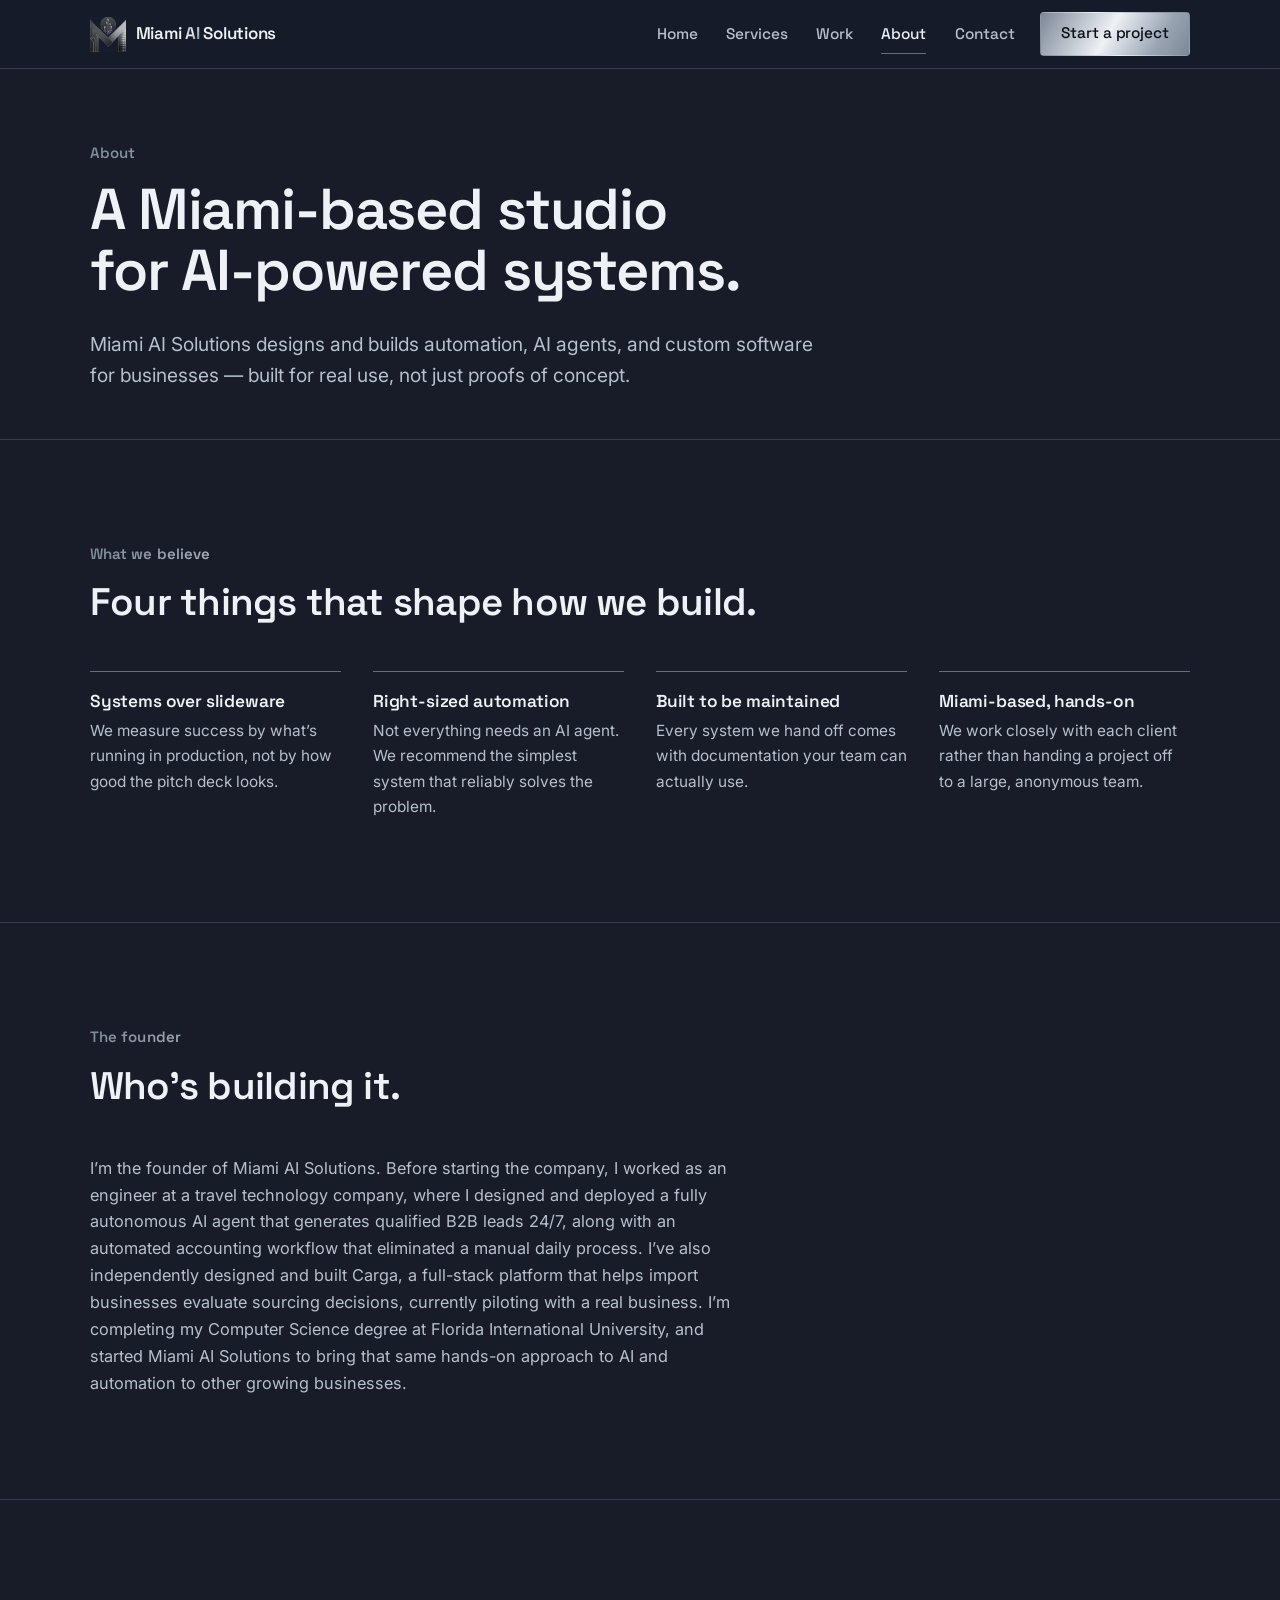
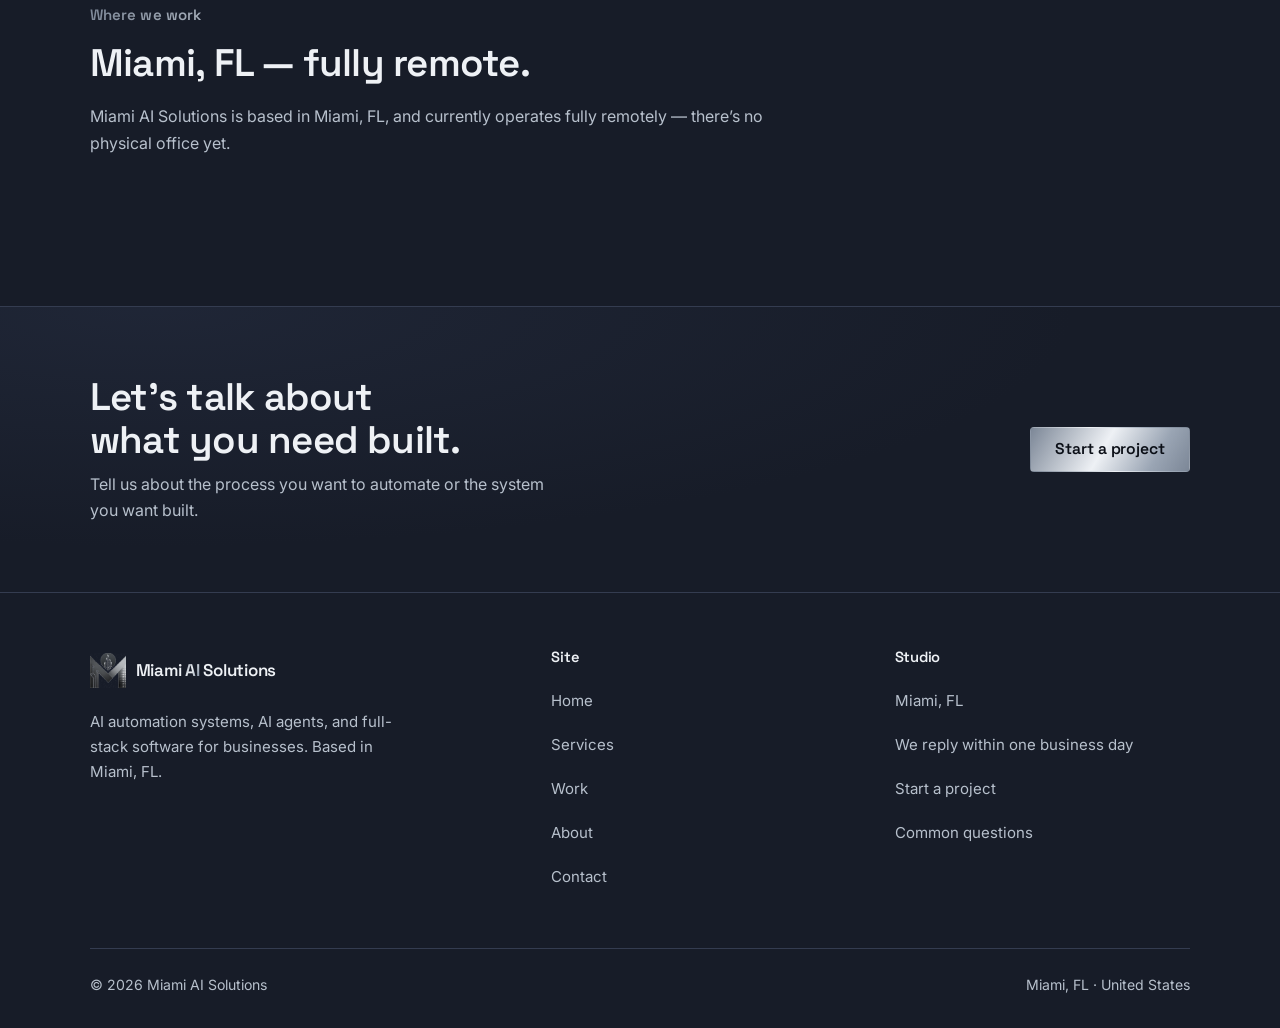
<file: about.html>
<!DOCTYPE html>
<html lang="en">
<head>
<meta charset="utf-8">
<meta name="viewport" content="width=device-width, initial-scale=1">
<title>About — A Miami-based AI &amp; software studio | Miami AI Solutions</title>
<meta name="description" content="Miami AI Solutions designs and builds automation, AI agents, and custom software for businesses — built for real use, not just proofs of concept. Based in Miami, FL.">
<link rel="canonical" href="https://miami-ai-solutions-two.vercel.app/about.html">

<meta property="og:type" content="website">
<meta property="og:site_name" content="Miami AI Solutions">
<meta property="og:title" content="About — A Miami-based AI &amp; software studio | Miami AI Solutions">
<meta property="og:description" content="Miami AI Solutions designs and builds automation, AI agents, and custom software for businesses — built for real use, not just proofs of concept.">
<meta property="og:url" content="https://miami-ai-solutions-two.vercel.app/about.html">
<meta property="og:image" content="https://miami-ai-solutions-two.vercel.app/assets/og-image.jpg">
<meta property="og:image:width" content="1200">
<meta property="og:image:height" content="630">
<meta property="og:image:alt" content="Miami AI Solutions — AI, automation and software development, over a Miami skyline.">
<meta name="twitter:card" content="summary_large_image">
<meta name="twitter:title" content="About — A Miami-based AI &amp; software studio | Miami AI Solutions">
<meta name="twitter:description" content="Miami AI Solutions designs and builds automation, AI agents, and custom software for businesses — built for real use, not just proofs of concept.">
<meta name="twitter:image" content="https://miami-ai-solutions-two.vercel.app/assets/og-image.jpg">

<meta name="theme-color" content="#171c28">
<link rel="icon" href="favicon.ico" sizes="any">
<link rel="icon" type="image/png" sizes="32x32" href="favicon-32x32.png">
<link rel="icon" type="image/png" sizes="16x16" href="favicon-16x16.png">
<link rel="apple-touch-icon" href="apple-touch-icon.png">
<link rel="manifest" href="site.webmanifest">

<link rel="preconnect" href="https://fonts.googleapis.com">
<link rel="preconnect" href="https://fonts.gstatic.com" crossorigin>
<!-- Preload the font CSS, not the font files. The fonts.gstatic.com URLs are
     version- and UA-specific, so hardcoding one risks a double download or a
     silent miss when Google rotates it; prioritising the stylesheet shortens
     the first hop of the two-hop chain that gates the font fetch. -->
<link rel="preload" as="style" href="https://fonts.googleapis.com/css2?family=Inter:wght@400;500;600&amp;family=Space+Grotesk:wght@500;600;700&amp;display=swap">
<link rel="stylesheet" href="https://fonts.googleapis.com/css2?family=Inter:wght@400;500;600&amp;family=Space+Grotesk:wght@500;600;700&amp;display=swap">
<link rel="stylesheet" href="css/styles.css">

<script type="application/ld+json">
{
  "@context": "https://schema.org",
  "@type": "ProfessionalService",
  "@id": "https://miami-ai-solutions-two.vercel.app/#organization",
  "name": "Miami AI Solutions",
  "url": "https://miami-ai-solutions-two.vercel.app/",
  "logo": "https://miami-ai-solutions-two.vercel.app/assets/icon.png",
  "image": "https://miami-ai-solutions-two.vercel.app/assets/og-image.jpg",
  "description": "Miami AI Solutions designs and builds AI automation systems, AI agents, and full-stack software for businesses — turning manual processes into reliable, running systems.",
  "email": "contact.miamiaisolutions@gmail.com",
  "address": {
    "@type": "PostalAddress",
    "addressLocality": "Miami",
    "addressRegion": "FL",
    "addressCountry": "US"
  },
  "areaServed": "US"
}
</script>
</head>
<body>

<a class="skip-link" href="#main">Skip to content</a>

<header class="site-header">
  <div class="container header-inner">
    <a class="logo" href="index.html">
      <img class="logo-mark" src="assets/icon-header.png" alt="" width="36" height="35" fetchpriority="high">
      <span class="logo-text">Miami <span class="chrome">AI</span> Solutions</span>
    </a>
    <button class="nav-toggle" type="button" aria-expanded="false" aria-controls="site-nav">
      <span class="bars" aria-hidden="true"></span>
      <span class="visually-hidden">Menu</span>
    </button>
    <nav class="site-nav" id="site-nav" aria-label="Main">
      <ul>
        <li><a href="index.html">Home</a></li>
        <li><a href="services.html">Services</a></li>
        <li><a href="work.html">Work</a></li>
        <li><a href="about.html" aria-current="page">About</a></li>
        <li><a href="contact.html">Contact</a></li>
      </ul>
      <a class="btn btn-primary btn-sm nav-cta" href="contact.html">Start a project</a>
    </nav>
  </div>
</header>

<main id="main">

  <section class="page-head">
    <div class="container">
      <span class="eyebrow">About</span>
      <h1>A Miami-based studio for AI-powered systems.</h1>
      <p class="lede">Miami AI Solutions designs and builds automation, AI agents, and custom software for businesses — built for real use, not just proofs of concept.</p>
    </div>
  </section>

  <section class="section" aria-labelledby="believe-title">
    <div class="container">
      <div class="section-head">
        <span class="eyebrow">What we believe</span>
        <h2 id="believe-title">Four things that shape how we build.</h2>
      </div>

      <div class="belief-grid">
        <div class="belief">
          <h3>Systems over slideware</h3>
          <p>We measure success by what’s running in production, not by how good the pitch deck looks.</p>
        </div>
        <div class="belief">
          <h3>Right-sized automation</h3>
          <p>Not everything needs an AI agent. We recommend the simplest system that reliably solves the problem.</p>
        </div>
        <div class="belief">
          <h3>Built to be maintained</h3>
          <p>Every system we hand off comes with documentation your team can actually use.</p>
        </div>
        <div class="belief">
          <h3>Miami-based, hands-on</h3>
          <p>We work closely with each client rather than handing a project off to a large, anonymous team.</p>
        </div>
      </div>
    </div>
  </section>

  <section class="section section--line" aria-labelledby="who-title">
    <div class="container">
      <div class="section-head">
        <span class="eyebrow">The founder</span>
        <h2 id="who-title">Who’s building it.</h2>
      </div>

      <p class="bio">I’m the founder of Miami AI Solutions. Before starting the company, I worked as an engineer at a travel technology company, where I designed and deployed a fully autonomous AI agent that generates qualified B2B leads 24/7, along with an automated accounting workflow that eliminated a manual daily process. I’ve also independently designed and built Carga, a full-stack platform that helps import businesses evaluate sourcing decisions, currently piloting with a real business. I’m completing my Computer Science degree at Florida International University, and started Miami AI Solutions to bring that same hands-on approach to AI and automation to other growing businesses.</p>
    </div>
  </section>

  <section class="section section--line" aria-labelledby="where-title">
    <div class="container">
      <div class="section-head">
        <span class="eyebrow">Where we work</span>
        <h2 id="where-title">Miami, FL — fully remote.</h2>
        <p>Miami AI Solutions is based in Miami, FL, and currently operates fully remotely — there’s no physical office yet.</p>
      </div>
    </div>
  </section>

  <section class="cta-band">
    <div class="container cta-inner">
      <div>
        <h2>Let’s talk about what you need built.</h2>
        <p>Tell us about the process you want to automate or the system you want built.</p>
      </div>
      <a class="btn btn-primary" href="contact.html">Start a project</a>
    </div>
  </section>

</main>

<footer class="site-footer">
  <div class="container">
    <div class="footer-grid">
      <div class="footer-brand">
        <a class="logo" href="index.html">
          <img class="logo-mark" src="assets/icon-header.png" alt="" width="36" height="35" loading="lazy" decoding="async">
          <span class="logo-text">Miami <span class="chrome">AI</span> Solutions</span>
        </a>
        <p>AI automation systems, AI agents, and full-stack software for businesses. Based in Miami, FL.</p>
      </div>
      <div class="footer-col">
        <h2>Site</h2>
        <ul>
          <li><a href="index.html">Home</a></li>
          <li><a href="services.html">Services</a></li>
          <li><a href="work.html">Work</a></li>
          <li><a href="about.html">About</a></li>
          <li><a href="contact.html">Contact</a></li>
        </ul>
      </div>
      <div class="footer-col">
        <h2>Studio</h2>
        <ul>
          <li>Miami, FL</li>
          <li>We reply within one business day</li>
          <li><a href="contact.html">Start a project</a></li>
          <li><a href="services.html#faq">Common questions</a></li>
        </ul>
      </div>
    </div>
    <div class="footer-bottom">
      <p>&copy; <span id="year">2026</span> Miami AI Solutions</p>
      <p>Miami, FL &middot; United States</p>
    </div>
  </div>
</footer>

<script src="js/main.js"></script>
</body>
</html>
</file>
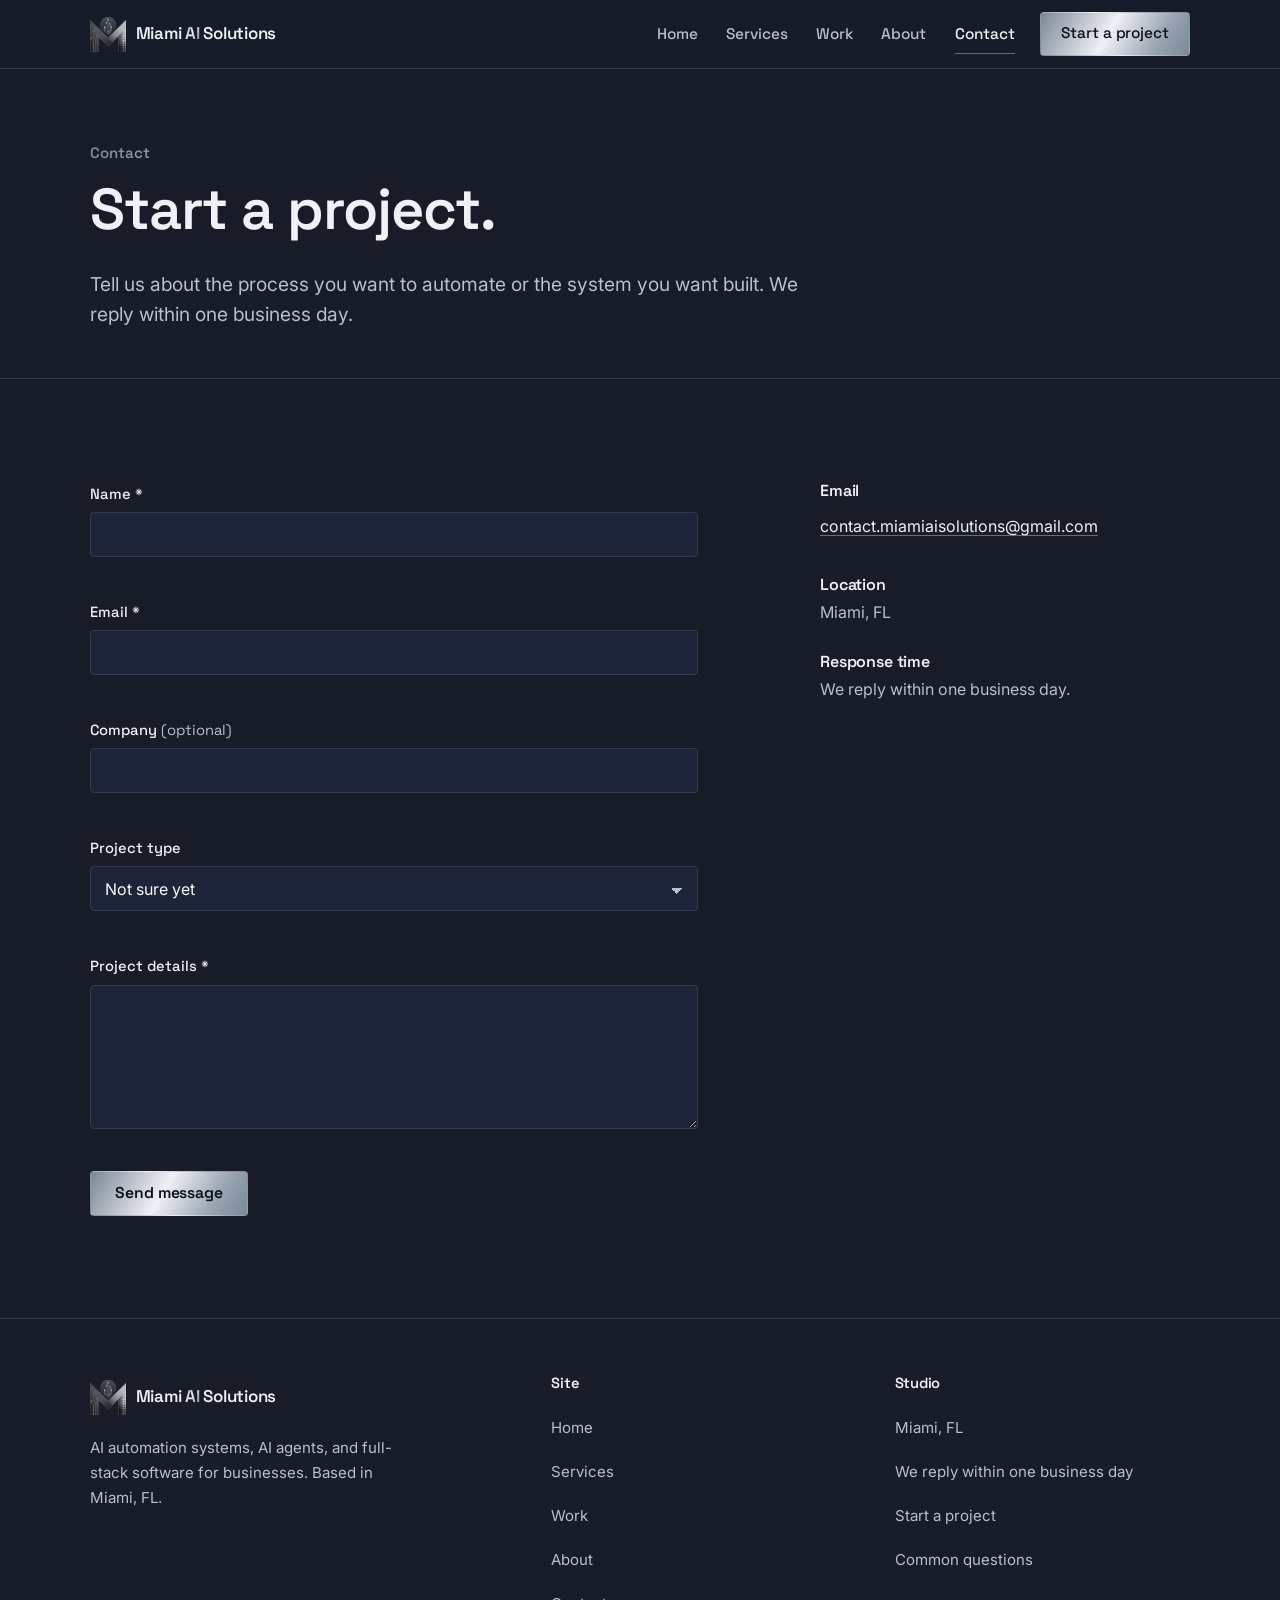
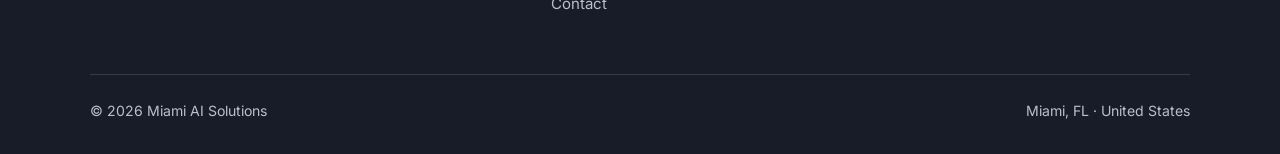
<file: contact.html>
<!DOCTYPE html>
<html lang="en">
<head>
<meta charset="utf-8">
<meta name="viewport" content="width=device-width, initial-scale=1">
<title>Contact — Start a project | Miami AI Solutions</title>
<meta name="description" content="Tell Miami AI Solutions about the process you want to automate or the system you want built. We reply within one business day. Based in Miami, FL.">
<link rel="canonical" href="https://miami-ai-solutions-two.vercel.app/contact.html">

<meta property="og:type" content="website">
<meta property="og:site_name" content="Miami AI Solutions">
<meta property="og:title" content="Contact — Start a project | Miami AI Solutions">
<meta property="og:description" content="Tell Miami AI Solutions about the process you want to automate or the system you want built. We reply within one business day.">
<meta property="og:url" content="https://miami-ai-solutions-two.vercel.app/contact.html">
<meta property="og:image" content="https://miami-ai-solutions-two.vercel.app/assets/og-image.jpg">
<meta property="og:image:width" content="1200">
<meta property="og:image:height" content="630">
<meta property="og:image:alt" content="Miami AI Solutions — AI, automation and software development, over a Miami skyline.">
<meta name="twitter:card" content="summary_large_image">
<meta name="twitter:title" content="Contact — Start a project | Miami AI Solutions">
<meta name="twitter:description" content="Tell Miami AI Solutions about the process you want to automate or the system you want built. We reply within one business day.">
<meta name="twitter:image" content="https://miami-ai-solutions-two.vercel.app/assets/og-image.jpg">

<meta name="theme-color" content="#171c28">
<link rel="icon" href="favicon.ico" sizes="any">
<link rel="icon" type="image/png" sizes="32x32" href="favicon-32x32.png">
<link rel="icon" type="image/png" sizes="16x16" href="favicon-16x16.png">
<link rel="apple-touch-icon" href="apple-touch-icon.png">
<link rel="manifest" href="site.webmanifest">

<link rel="preconnect" href="https://fonts.googleapis.com">
<link rel="preconnect" href="https://fonts.gstatic.com" crossorigin>
<!-- Preload the font CSS, not the font files. The fonts.gstatic.com URLs are
     version- and UA-specific, so hardcoding one risks a double download or a
     silent miss when Google rotates it; prioritising the stylesheet shortens
     the first hop of the two-hop chain that gates the font fetch. -->
<link rel="preload" as="style" href="https://fonts.googleapis.com/css2?family=Inter:wght@400;500;600&amp;family=Space+Grotesk:wght@500;600;700&amp;display=swap">
<link rel="stylesheet" href="https://fonts.googleapis.com/css2?family=Inter:wght@400;500;600&amp;family=Space+Grotesk:wght@500;600;700&amp;display=swap">
<link rel="stylesheet" href="css/styles.css">

<script type="application/ld+json">
{
  "@context": "https://schema.org",
  "@type": "ProfessionalService",
  "@id": "https://miami-ai-solutions-two.vercel.app/#organization",
  "name": "Miami AI Solutions",
  "url": "https://miami-ai-solutions-two.vercel.app/",
  "logo": "https://miami-ai-solutions-two.vercel.app/assets/icon.png",
  "image": "https://miami-ai-solutions-two.vercel.app/assets/og-image.jpg",
  "description": "Miami AI Solutions designs and builds AI automation systems, AI agents, and full-stack software for businesses — turning manual processes into reliable, running systems.",
  "email": "contact.miamiaisolutions@gmail.com",
  "address": {
    "@type": "PostalAddress",
    "addressLocality": "Miami",
    "addressRegion": "FL",
    "addressCountry": "US"
  },
  "areaServed": "US"
}
</script>
</head>
<body>

<a class="skip-link" href="#main">Skip to content</a>

<header class="site-header">
  <div class="container header-inner">
    <a class="logo" href="index.html">
      <img class="logo-mark" src="assets/icon-header.png" alt="" width="36" height="35" fetchpriority="high">
      <span class="logo-text">Miami <span class="chrome">AI</span> Solutions</span>
    </a>
    <button class="nav-toggle" type="button" aria-expanded="false" aria-controls="site-nav">
      <span class="bars" aria-hidden="true"></span>
      <span class="visually-hidden">Menu</span>
    </button>
    <nav class="site-nav" id="site-nav" aria-label="Main">
      <ul>
        <li><a href="index.html">Home</a></li>
        <li><a href="services.html">Services</a></li>
        <li><a href="work.html">Work</a></li>
        <li><a href="about.html">About</a></li>
        <li><a href="contact.html" aria-current="page">Contact</a></li>
      </ul>
      <a class="btn btn-primary btn-sm nav-cta" href="contact.html">Start a project</a>
    </nav>
  </div>
</header>

<main id="main">

  <section class="page-head">
    <div class="container">
      <span class="eyebrow">Contact</span>
      <h1>Start a project.</h1>
      <p class="lede">Tell us about the process you want to automate or the system you want built. We reply within one business day.</p>
    </div>
  </section>

  <section class="section">
    <div class="container contact-grid">

      <div>
        <form class="form" id="contact-form" action="https://formspree.io/f/xwlkbjyr" method="post" novalidate>

          <div class="field">
            <label for="name">Name <span aria-hidden="true">*</span></label>
            <input type="text" id="name" name="name" autocomplete="name" required aria-describedby="name-error">
            <span class="field-error" id="name-error"></span>
          </div>

          <div class="field">
            <label for="email">Email <span aria-hidden="true">*</span></label>
            <input type="email" id="email" name="email" autocomplete="email" inputmode="email" spellcheck="false" required aria-describedby="email-error">
            <span class="field-error" id="email-error"></span>
          </div>

          <div class="field">
            <label for="company">Company <span class="optional">(optional)</span></label>
            <input type="text" id="company" name="company" autocomplete="organization">
          </div>

          <div class="field">
            <label for="project-type">Project type</label>
            <select id="project-type" name="project-type" autocomplete="off">
              <option value="Not sure yet">Not sure yet</option>
              <option value="AI Automation">AI Automation</option>
              <option value="AI Agents &amp; Chatbot Development">AI Agents &amp; Chatbot Development</option>
              <option value="Workflow Automation">Workflow Automation</option>
              <option value="Custom Software Development">Custom Software Development</option>
              <option value="Full-Stack Web Development">Full-Stack Web Development</option>
              <option value="API Integration">API Integration</option>
            </select>
          </div>

          <div class="field">
            <label for="message">Project details <span aria-hidden="true">*</span></label>
            <textarea id="message" name="message" autocomplete="off" required minlength="10" aria-describedby="message-error"></textarea>
            <span class="field-error" id="message-error"></span>
          </div>

          <!-- Honeypot: off-screen rather than display:none so bots still fill it. -->
          <div class="hp" aria-hidden="true">
            <label for="company-website">Company website</label>
            <input type="text" id="company-website" name="company-website" tabindex="-1" autocomplete="off">
          </div>

          <div>
            <button class="btn btn-primary" type="submit">Send message</button>
          </div>

          <p class="form-status" id="form-status" role="status" aria-live="polite"></p>
        </form>
      </div>

      <div class="info-block">
        <div class="info-item">
          <h2>Email</h2>
          <p><a href="mailto:contact.miamiaisolutions@gmail.com">contact.miamiaisolutions@gmail.com</a></p>
        </div>
        <div class="info-item">
          <h2>Location</h2>
          <p>Miami, FL</p>
        </div>
        <div class="info-item">
          <h2>Response time</h2>
          <p>We reply within one business day.</p>
        </div>
      </div>

    </div>
  </section>

</main>

<footer class="site-footer">
  <div class="container">
    <div class="footer-grid">
      <div class="footer-brand">
        <a class="logo" href="index.html">
          <img class="logo-mark" src="assets/icon-header.png" alt="" width="36" height="35" loading="lazy" decoding="async">
          <span class="logo-text">Miami <span class="chrome">AI</span> Solutions</span>
        </a>
        <p>AI automation systems, AI agents, and full-stack software for businesses. Based in Miami, FL.</p>
      </div>
      <div class="footer-col">
        <h2>Site</h2>
        <ul>
          <li><a href="index.html">Home</a></li>
          <li><a href="services.html">Services</a></li>
          <li><a href="work.html">Work</a></li>
          <li><a href="about.html">About</a></li>
          <li><a href="contact.html">Contact</a></li>
        </ul>
      </div>
      <div class="footer-col">
        <h2>Studio</h2>
        <ul>
          <li>Miami, FL</li>
          <li>We reply within one business day</li>
          <li><a href="contact.html">Start a project</a></li>
          <li><a href="services.html#faq">Common questions</a></li>
        </ul>
      </div>
    </div>
    <div class="footer-bottom">
      <p>&copy; <span id="year">2026</span> Miami AI Solutions</p>
      <p>Miami, FL &middot; United States</p>
    </div>
  </div>
</footer>

<script src="js/main.js"></script>
</body>
</html>
</file>
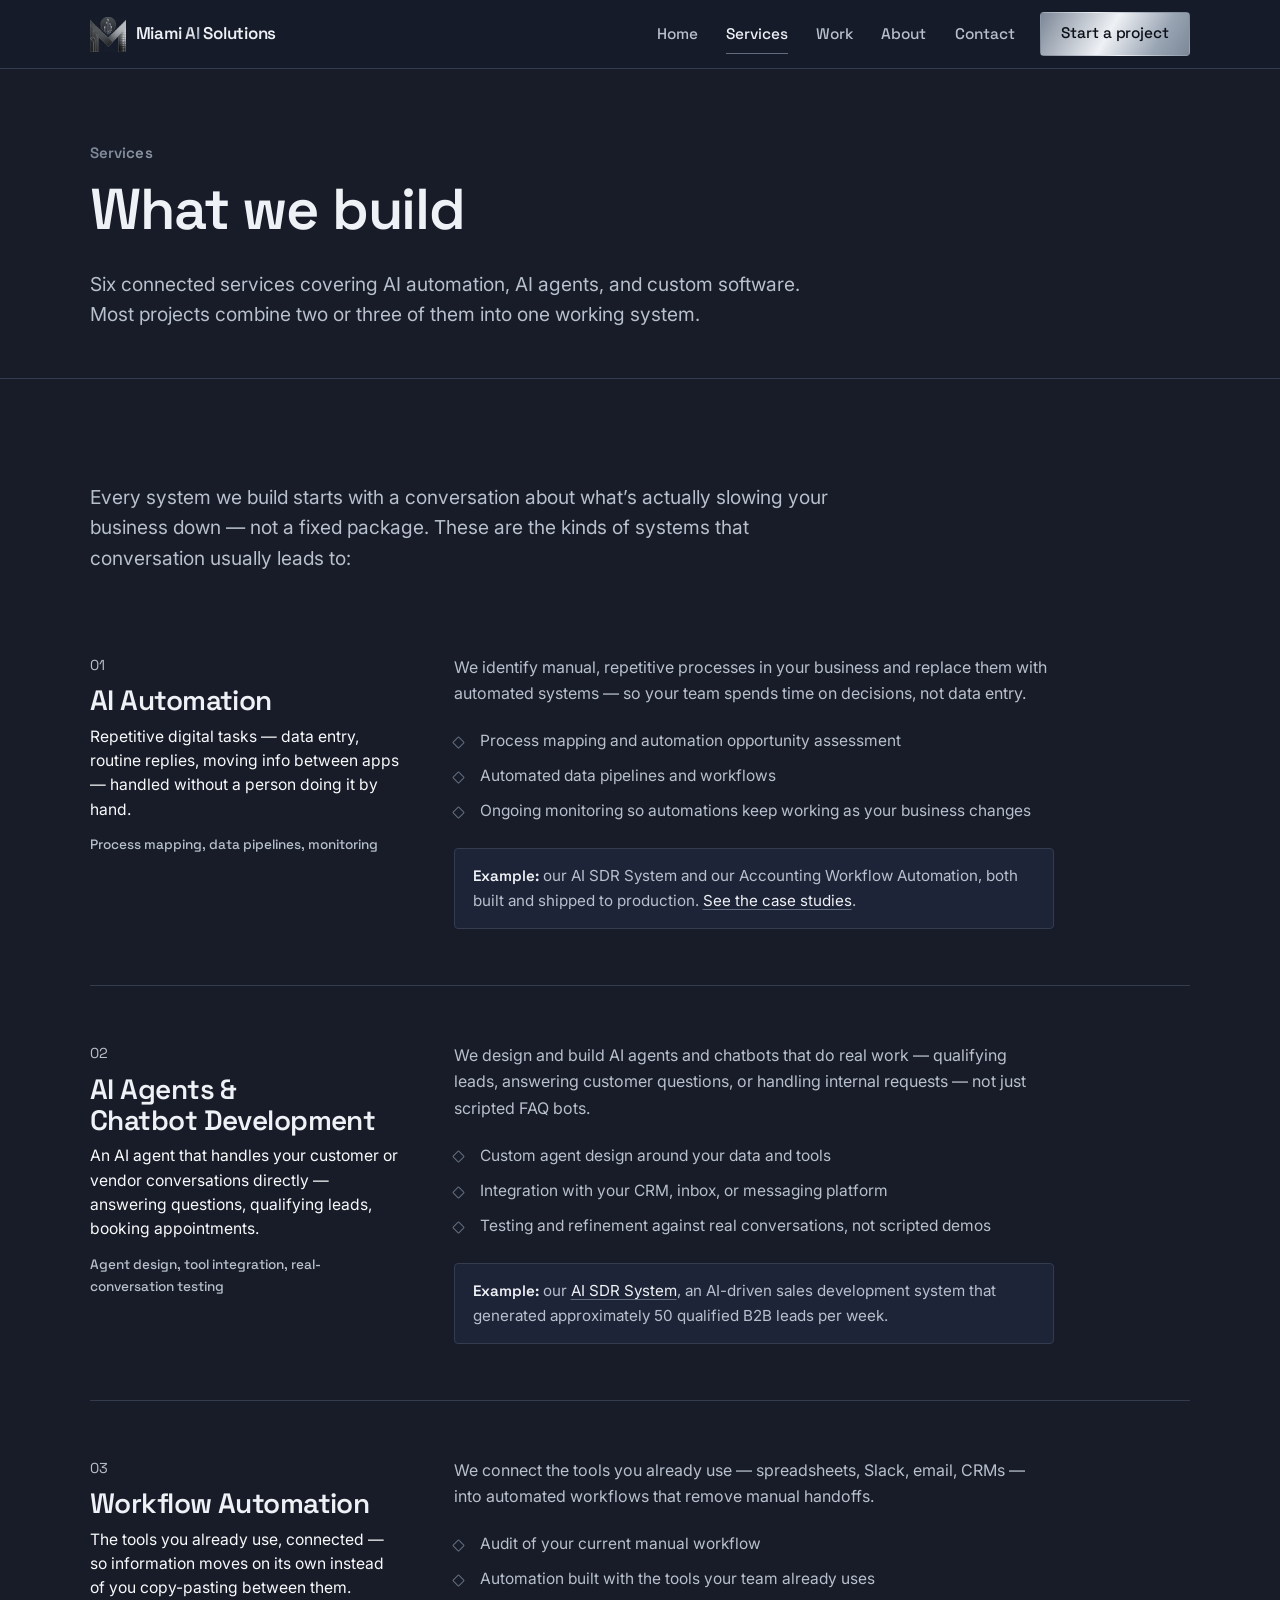
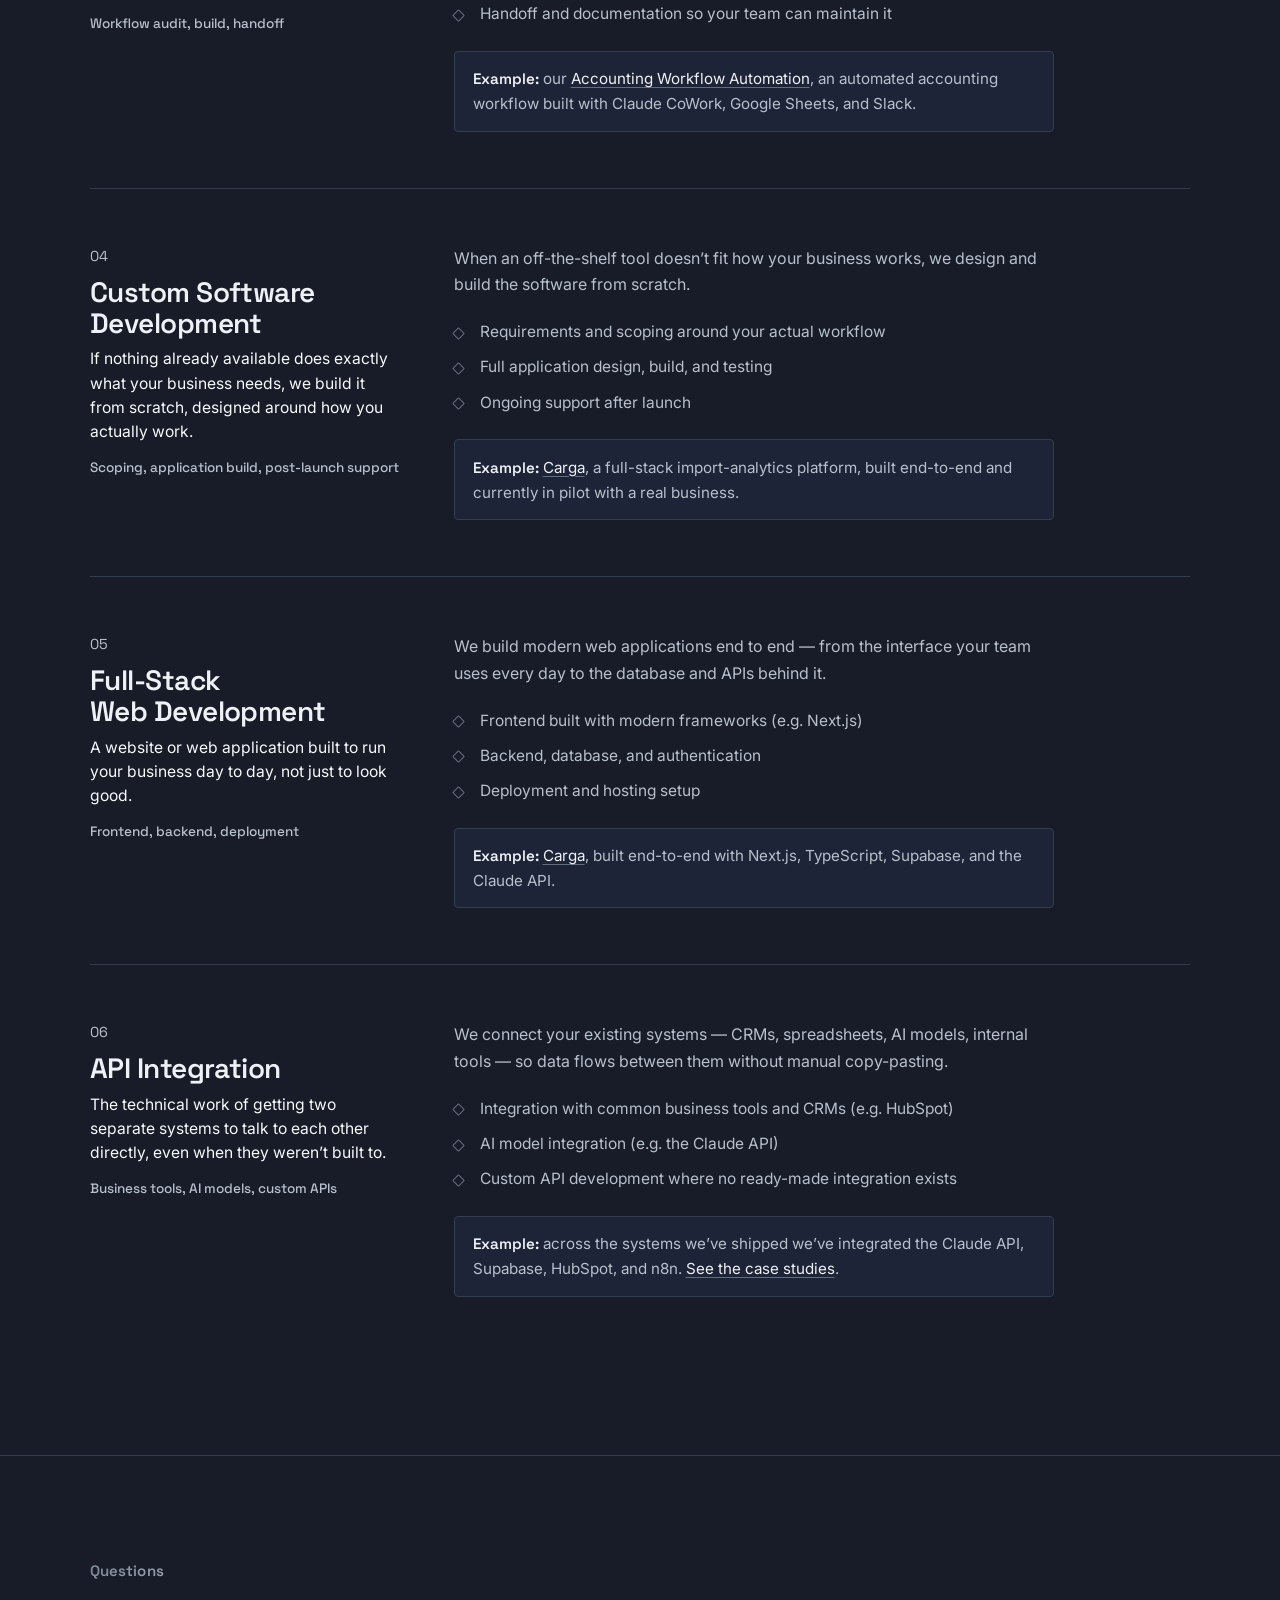
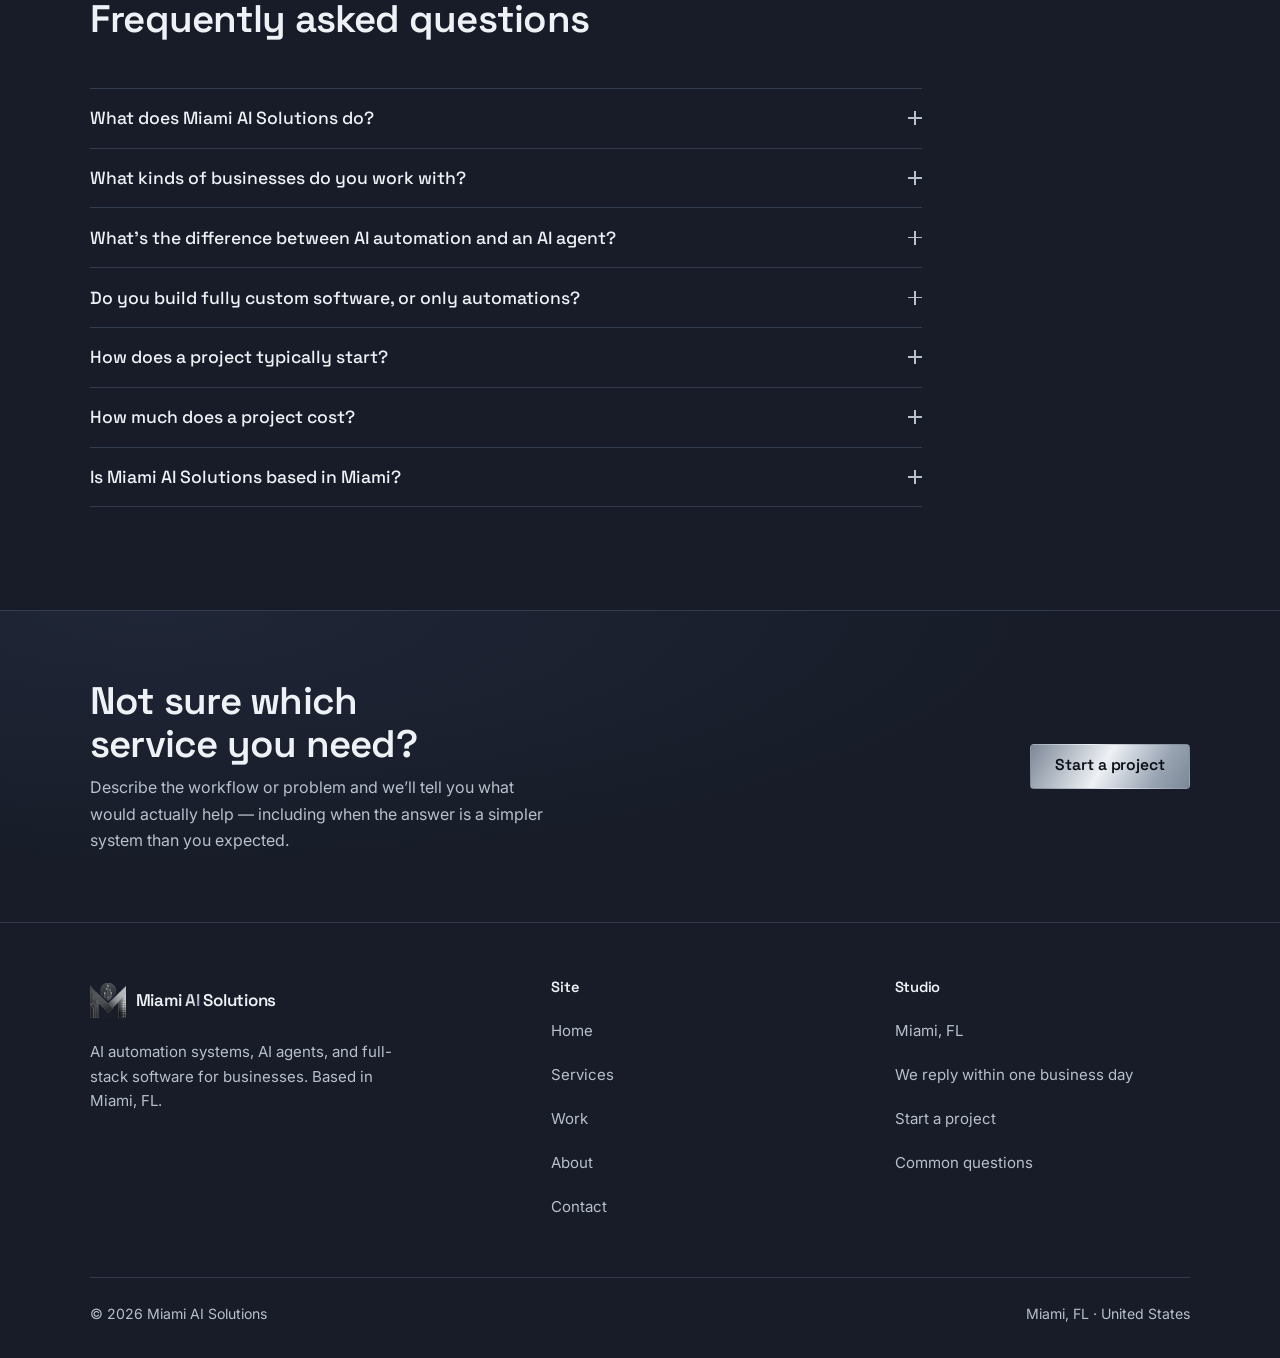
<file: services.html>
<!DOCTYPE html>
<html lang="en">
<head>
<meta charset="utf-8">
<meta name="viewport" content="width=device-width, initial-scale=1">
<title>Services — AI Automation, AI Agents &amp; Software Development | Miami AI Solutions</title>
<meta name="description" content="Six connected services covering AI automation, AI agents, and custom software. Most projects combine two or three of them into one working system.">
<link rel="canonical" href="https://miami-ai-solutions-two.vercel.app/services.html">

<meta property="og:type" content="website">
<meta property="og:site_name" content="Miami AI Solutions">
<meta property="og:title" content="Services — AI Automation, AI Agents &amp; Software Development | Miami AI Solutions">
<meta property="og:description" content="Six connected services covering AI automation, AI agents, and custom software. Most projects combine two or three of them into one working system.">
<meta property="og:url" content="https://miami-ai-solutions-two.vercel.app/services.html">
<meta property="og:image" content="https://miami-ai-solutions-two.vercel.app/assets/og-image.jpg">
<meta property="og:image:width" content="1200">
<meta property="og:image:height" content="630">
<meta property="og:image:alt" content="Miami AI Solutions — AI, automation and software development, over a Miami skyline.">
<meta name="twitter:card" content="summary_large_image">
<meta name="twitter:title" content="Services — AI Automation, AI Agents &amp; Software Development | Miami AI Solutions">
<meta name="twitter:description" content="Six connected services covering AI automation, AI agents, and custom software. Most projects combine two or three of them into one working system.">
<meta name="twitter:image" content="https://miami-ai-solutions-two.vercel.app/assets/og-image.jpg">

<meta name="theme-color" content="#171c28">
<link rel="icon" href="favicon.ico" sizes="any">
<link rel="icon" type="image/png" sizes="32x32" href="favicon-32x32.png">
<link rel="icon" type="image/png" sizes="16x16" href="favicon-16x16.png">
<link rel="apple-touch-icon" href="apple-touch-icon.png">
<link rel="manifest" href="site.webmanifest">

<link rel="preconnect" href="https://fonts.googleapis.com">
<link rel="preconnect" href="https://fonts.gstatic.com" crossorigin>
<!-- Preload the font CSS, not the font files. The fonts.gstatic.com URLs are
     version- and UA-specific, so hardcoding one risks a double download or a
     silent miss when Google rotates it; prioritising the stylesheet shortens
     the first hop of the two-hop chain that gates the font fetch. -->
<link rel="preload" as="style" href="https://fonts.googleapis.com/css2?family=Inter:wght@400;500;600&amp;family=Space+Grotesk:wght@500;600;700&amp;display=swap">
<link rel="stylesheet" href="https://fonts.googleapis.com/css2?family=Inter:wght@400;500;600&amp;family=Space+Grotesk:wght@500;600;700&amp;display=swap">
<link rel="stylesheet" href="css/styles.css">

<script type="application/ld+json">
{
  "@context": "https://schema.org",
  "@type": "ProfessionalService",
  "@id": "https://miami-ai-solutions-two.vercel.app/#organization",
  "name": "Miami AI Solutions",
  "url": "https://miami-ai-solutions-two.vercel.app/",
  "logo": "https://miami-ai-solutions-two.vercel.app/assets/icon.png",
  "image": "https://miami-ai-solutions-two.vercel.app/assets/og-image.jpg",
  "description": "Miami AI Solutions designs and builds AI automation systems, AI agents, and full-stack software for businesses — turning manual processes into reliable, running systems.",
  "email": "contact.miamiaisolutions@gmail.com",
  "address": {
    "@type": "PostalAddress",
    "addressLocality": "Miami",
    "addressRegion": "FL",
    "addressCountry": "US"
  },
  "areaServed": "US"
}
</script>

<script type="application/ld+json">
{
  "@context": "https://schema.org",
  "@type": "ItemList",
  "name": "Miami AI Solutions services",
  "itemListElement": [
    {
      "@type": "ListItem",
      "position": 1,
      "item": {
        "@type": "Service",
        "name": "AI Automation",
        "description": "We identify manual, repetitive processes in your business and replace them with automated systems — so your team spends time on decisions, not data entry.",
        "url": "https://miami-ai-solutions-two.vercel.app/services.html#ai-automation",
        "areaServed": "US",
        "provider": { "@id": "https://miami-ai-solutions-two.vercel.app/#organization" }
      }
    },
    {
      "@type": "ListItem",
      "position": 2,
      "item": {
        "@type": "Service",
        "name": "AI Agents & Chatbot Development",
        "description": "We design and build AI agents and chatbots that do real work — qualifying leads, answering customer questions, or handling internal requests — not just scripted FAQ bots.",
        "url": "https://miami-ai-solutions-two.vercel.app/services.html#ai-agents",
        "areaServed": "US",
        "provider": { "@id": "https://miami-ai-solutions-two.vercel.app/#organization" }
      }
    },
    {
      "@type": "ListItem",
      "position": 3,
      "item": {
        "@type": "Service",
        "name": "Workflow Automation",
        "description": "We connect the tools you already use — spreadsheets, Slack, email, CRMs — into automated workflows that remove manual handoffs.",
        "url": "https://miami-ai-solutions-two.vercel.app/services.html#workflow-automation",
        "areaServed": "US",
        "provider": { "@id": "https://miami-ai-solutions-two.vercel.app/#organization" }
      }
    },
    {
      "@type": "ListItem",
      "position": 4,
      "item": {
        "@type": "Service",
        "name": "Custom Software Development",
        "description": "When an off-the-shelf tool doesn’t fit how your business works, we design and build the software from scratch.",
        "url": "https://miami-ai-solutions-two.vercel.app/services.html#custom-software",
        "areaServed": "US",
        "provider": { "@id": "https://miami-ai-solutions-two.vercel.app/#organization" }
      }
    },
    {
      "@type": "ListItem",
      "position": 5,
      "item": {
        "@type": "Service",
        "name": "Full-Stack Web Development",
        "description": "We build modern web applications end to end — from the interface your team uses every day to the database and APIs behind it.",
        "url": "https://miami-ai-solutions-two.vercel.app/services.html#web-development",
        "areaServed": "US",
        "provider": { "@id": "https://miami-ai-solutions-two.vercel.app/#organization" }
      }
    },
    {
      "@type": "ListItem",
      "position": 6,
      "item": {
        "@type": "Service",
        "name": "API Integration",
        "description": "We connect your existing systems — CRMs, spreadsheets, AI models, internal tools — so data flows between them without manual copy-pasting.",
        "url": "https://miami-ai-solutions-two.vercel.app/services.html#api-integration",
        "areaServed": "US",
        "provider": { "@id": "https://miami-ai-solutions-two.vercel.app/#organization" }
      }
    }
  ]
}
</script>

<script type="application/ld+json">
{
  "@context": "https://schema.org",
  "@type": "FAQPage",
  "mainEntity": [
    {
      "@type": "Question",
      "name": "What does Miami AI Solutions do?",
      "acceptedAnswer": {
        "@type": "Answer",
        "text": "Miami AI Solutions builds systems shaped around what your business actually needs — not a fixed package. That can mean AI automation, AI agents, custom software, or usually some combination of the three, depending on the problem we’re solving."
      }
    },
    {
      "@type": "Question",
      "name": "What kinds of businesses do you work with?",
      "acceptedAnswer": {
        "@type": "Answer",
        "text": "Any business with a process that could run better. We start by understanding your specific bottleneck, then build the system around that — the industry matters less than the problem you’re trying to solve."
      }
    },
    {
      "@type": "Question",
      "name": "What’s the difference between AI automation and an AI agent?",
      "acceptedAnswer": {
        "@type": "Answer",
        "text": "Automation follows a fixed set of rules to move data or trigger actions. An AI agent uses a language model to make judgment calls within a task — like qualifying a lead or drafting a reply — before handing off or acting."
      }
    },
    {
      "@type": "Question",
      "name": "Do you build fully custom software, or only automations?",
      "acceptedAnswer": {
        "@type": "Answer",
        "text": "Both. Some projects are a single automated workflow; others are a full custom application, like our Carga platform. Many projects combine automation, an AI agent, and a custom interface in one system."
      }
    },
    {
      "@type": "Question",
      "name": "How does a project typically start?",
      "acceptedAnswer": {
        "@type": "Answer",
        "text": "With a conversation about what’s actually slowing your business down. From there, we scope exactly what we’ll build and how you’ll know it’s working — before any work begins."
      }
    },
    {
      "@type": "Question",
      "name": "How much does a project cost?",
      "acceptedAnswer": {
        "@type": "Answer",
        "text": "It depends on scope — a single automated workflow costs less than a full custom application. We provide a fixed-scope quote after the discovery call, before any work begins."
      }
    },
    {
      "@type": "Question",
      "name": "Is Miami AI Solutions based in Miami?",
      "acceptedAnswer": {
        "@type": "Answer",
        "text": "Miami AI Solutions is based in Miami, FL, and currently operates fully remotely — there’s no physical office yet."
      }
    }
  ]
}
</script>
</head>
<body>

<a class="skip-link" href="#main">Skip to content</a>

<header class="site-header">
  <div class="container header-inner">
    <a class="logo" href="index.html">
      <img class="logo-mark" src="assets/icon-header.png" alt="" width="36" height="35" fetchpriority="high">
      <span class="logo-text">Miami <span class="chrome">AI</span> Solutions</span>
    </a>
    <button class="nav-toggle" type="button" aria-expanded="false" aria-controls="site-nav">
      <span class="bars" aria-hidden="true"></span>
      <span class="visually-hidden">Menu</span>
    </button>
    <nav class="site-nav" id="site-nav" aria-label="Main">
      <ul>
        <li><a href="index.html">Home</a></li>
        <li><a href="services.html" aria-current="page">Services</a></li>
        <li><a href="work.html">Work</a></li>
        <li><a href="about.html">About</a></li>
        <li><a href="contact.html">Contact</a></li>
      </ul>
      <a class="btn btn-primary btn-sm nav-cta" href="contact.html">Start a project</a>
    </nav>
  </div>
</header>

<main id="main">

  <section class="page-head">
    <div class="container">
      <span class="eyebrow">Services</span>
      <h1>What we build</h1>
      <p class="lede">Six connected services covering AI automation, AI agents, and custom software. Most projects combine two or three of them into one working system.</p>
    </div>
  </section>

  <section class="section">
    <div class="container">

      <p class="lede services-intro">Every system we build starts with a conversation about what’s actually slowing your business down — not a fixed package. These are the kinds of systems that conversation usually leads to:</p>

      <article class="service-block" id="ai-automation">
        <div>
          <p class="service-index">01</p>
          <h2>AI Automation</h2>
          <p class="service-plain">Repetitive digital tasks — data entry, routine replies, moving info between apps — handled without a person doing it by hand.</p>
          <p class="meta">Process mapping, data pipelines, monitoring</p>
        </div>
        <div>
          <p class="service-desc">We identify manual, repetitive processes in your business and replace them with automated systems — so your team spends time on decisions, not data entry.</p>
          <ul class="checklist">
            <li>Process mapping and automation opportunity assessment</li>
            <li>Automated data pipelines and workflows</li>
            <li>Ongoing monitoring so automations keep working as your business changes</li>
          </ul>
          <p class="example"><strong>Example:</strong> our AI SDR System and our Accounting Workflow Automation, both built and shipped to production. <a href="work.html">See the case studies</a>.</p>
        </div>
      </article>

      <article class="service-block" id="ai-agents">
        <div>
          <p class="service-index">02</p>
          <h2>AI Agents &amp; Chatbot Development</h2>
          <p class="service-plain">An AI agent that handles your customer or vendor conversations directly — answering questions, qualifying leads, booking appointments.</p>
          <p class="meta">Agent design, tool integration, real-conversation testing</p>
        </div>
        <div>
          <p class="service-desc">We design and build AI agents and chatbots that do real work — qualifying leads, answering customer questions, or handling internal requests — not just scripted FAQ bots.</p>
          <ul class="checklist">
            <li>Custom agent design around your data and tools</li>
            <li>Integration with your CRM, inbox, or messaging platform</li>
            <li>Testing and refinement against real conversations, not scripted demos</li>
          </ul>
          <p class="example"><strong>Example:</strong> our <a href="work.html#ai-sdr">AI SDR System</a>, an AI-driven sales development system that generated approximately 50 qualified B2B leads per week.</p>
        </div>
      </article>

      <article class="service-block" id="workflow-automation">
        <div>
          <p class="service-index">03</p>
          <h2>Workflow Automation</h2>
          <p class="service-plain">The tools you already use, connected — so information moves on its own instead of you copy-pasting between them.</p>
          <p class="meta">Workflow audit, build, handoff</p>
        </div>
        <div>
          <p class="service-desc">We connect the tools you already use — spreadsheets, Slack, email, CRMs — into automated workflows that remove manual handoffs.</p>
          <ul class="checklist">
            <li>Audit of your current manual workflow</li>
            <li>Automation built with the tools your team already uses</li>
            <li>Handoff and documentation so your team can maintain it</li>
          </ul>
          <p class="example"><strong>Example:</strong> our <a href="work.html#accounting-automation">Accounting Workflow Automation</a>, an automated accounting workflow built with Claude CoWork, Google Sheets, and Slack.</p>
        </div>
      </article>

      <article class="service-block" id="custom-software">
        <div>
          <p class="service-index">04</p>
          <h2>Custom Software Development</h2>
          <p class="service-plain">If nothing already available does exactly what your business needs, we build it from scratch, designed around how you actually work.</p>
          <p class="meta">Scoping, application build, post-launch support</p>
        </div>
        <div>
          <p class="service-desc">When an off-the-shelf tool doesn’t fit how your business works, we design and build the software from scratch.</p>
          <ul class="checklist">
            <li>Requirements and scoping around your actual workflow</li>
            <li>Full application design, build, and testing</li>
            <li>Ongoing support after launch</li>
          </ul>
          <p class="example"><strong>Example:</strong> <a href="work.html#carga">Carga</a>, a full-stack import-analytics platform, built end-to-end and currently in pilot with a real business.</p>
        </div>
      </article>

      <article class="service-block" id="web-development">
        <div>
          <p class="service-index">05</p>
          <h2>Full-Stack Web Development</h2>
          <p class="service-plain">A website or web application built to run your business day to day, not just to look good.</p>
          <p class="meta">Frontend, backend, deployment</p>
        </div>
        <div>
          <p class="service-desc">We build modern web applications end to end — from the interface your team uses every day to the database and APIs behind it.</p>
          <ul class="checklist">
            <li>Frontend built with modern frameworks (e.g. Next.js)</li>
            <li>Backend, database, and authentication</li>
            <li>Deployment and hosting setup</li>
          </ul>
          <p class="example"><strong>Example:</strong> <a href="work.html#carga">Carga</a>, built end-to-end with Next.js, TypeScript, Supabase, and the Claude API.</p>
        </div>
      </article>

      <article class="service-block" id="api-integration">
        <div>
          <p class="service-index">06</p>
          <h2>API Integration</h2>
          <p class="service-plain">The technical work of getting two separate systems to talk to each other directly, even when they weren’t built to.</p>
          <p class="meta">Business tools, AI models, custom APIs</p>
        </div>
        <div>
          <p class="service-desc">We connect your existing systems — CRMs, spreadsheets, AI models, internal tools — so data flows between them without manual copy-pasting.</p>
          <ul class="checklist">
            <li>Integration with common business tools and CRMs (e.g. HubSpot)</li>
            <li>AI model integration (e.g. the Claude API)</li>
            <li>Custom API development where no ready-made integration exists</li>
          </ul>
          <p class="example"><strong>Example:</strong> across the systems we’ve shipped we’ve integrated the Claude API, Supabase, HubSpot, and n8n. <a href="work.html">See the case studies</a>.</p>
        </div>
      </article>

    </div>
  </section>

  <section class="section section--line" id="faq" aria-labelledby="faq-title">
    <div class="container">
      <div class="section-head">
        <span class="eyebrow">Questions</span>
        <h2 id="faq-title">Frequently asked questions</h2>
      </div>

      <div class="faq">
        <div class="faq-item">
          <h3>
            <button class="faq-q" type="button" id="faq-1-q" aria-expanded="false" aria-controls="faq-1">
              What does Miami AI Solutions do?
              <span class="faq-icon" aria-hidden="true"></span>
            </button>
          </h3>
          <div class="faq-a" id="faq-1" role="region" aria-labelledby="faq-1-q">
            <p>Miami AI Solutions builds systems shaped around what your business actually needs — not a fixed package. That can mean AI automation, AI agents, custom software, or usually some combination of the three, depending on the problem we’re solving.</p>
          </div>
        </div>

        <div class="faq-item">
          <h3>
            <button class="faq-q" type="button" id="faq-2-q" aria-expanded="false" aria-controls="faq-2">
              What kinds of businesses do you work with?
              <span class="faq-icon" aria-hidden="true"></span>
            </button>
          </h3>
          <div class="faq-a" id="faq-2" role="region" aria-labelledby="faq-2-q">
            <p>Any business with a process that could run better. We start by understanding your specific bottleneck, then build the system around that — the industry matters less than the problem you’re trying to solve.</p>
          </div>
        </div>

        <div class="faq-item">
          <h3>
            <button class="faq-q" type="button" id="faq-3-q" aria-expanded="false" aria-controls="faq-3">
              What’s the difference between AI automation and an AI agent?
              <span class="faq-icon" aria-hidden="true"></span>
            </button>
          </h3>
          <div class="faq-a" id="faq-3" role="region" aria-labelledby="faq-3-q">
            <p>Automation follows a fixed set of rules to move data or trigger actions. An AI agent uses a language model to make judgment calls within a task — like qualifying a lead or drafting a reply — before handing off or acting.</p>
          </div>
        </div>

        <div class="faq-item">
          <h3>
            <button class="faq-q" type="button" id="faq-4-q" aria-expanded="false" aria-controls="faq-4">
              Do you build fully custom software, or only automations?
              <span class="faq-icon" aria-hidden="true"></span>
            </button>
          </h3>
          <div class="faq-a" id="faq-4" role="region" aria-labelledby="faq-4-q">
            <p>Both. Some projects are a single automated workflow; others are a full custom application, like our Carga platform. Many projects combine automation, an AI agent, and a custom interface in one system.</p>
          </div>
        </div>

        <div class="faq-item">
          <h3>
            <button class="faq-q" type="button" id="faq-5-q" aria-expanded="false" aria-controls="faq-5">
              How does a project typically start?
              <span class="faq-icon" aria-hidden="true"></span>
            </button>
          </h3>
          <div class="faq-a" id="faq-5" role="region" aria-labelledby="faq-5-q">
            <p>With a conversation about what’s actually slowing your business down. From there, we scope exactly what we’ll build and how you’ll know it’s working — before any work begins.</p>
          </div>
        </div>

        <div class="faq-item">
          <h3>
            <button class="faq-q" type="button" id="faq-6-q" aria-expanded="false" aria-controls="faq-6">
              How much does a project cost?
              <span class="faq-icon" aria-hidden="true"></span>
            </button>
          </h3>
          <div class="faq-a" id="faq-6" role="region" aria-labelledby="faq-6-q">
            <p>It depends on scope — a single automated workflow costs less than a full custom application. We provide a fixed-scope quote after the discovery call, before any work begins.</p>
          </div>
        </div>

        <div class="faq-item">
          <h3>
            <button class="faq-q" type="button" id="faq-7-q" aria-expanded="false" aria-controls="faq-7">
              Is Miami AI Solutions based in Miami?
              <span class="faq-icon" aria-hidden="true"></span>
            </button>
          </h3>
          <div class="faq-a" id="faq-7" role="region" aria-labelledby="faq-7-q">
            <p>Miami AI Solutions is based in Miami, FL, and currently operates fully remotely — there’s no physical office yet.</p>
          </div>
        </div>
      </div>
    </div>
  </section>

  <section class="cta-band">
    <div class="container cta-inner">
      <div>
        <h2>Not sure which service you need?</h2>
        <p>Describe the workflow or problem and we’ll tell you what would actually help — including when the answer is a simpler system than you expected.</p>
      </div>
      <a class="btn btn-primary" href="contact.html">Start a project</a>
    </div>
  </section>

</main>

<footer class="site-footer">
  <div class="container">
    <div class="footer-grid">
      <div class="footer-brand">
        <a class="logo" href="index.html">
          <img class="logo-mark" src="assets/icon-header.png" alt="" width="36" height="35" loading="lazy" decoding="async">
          <span class="logo-text">Miami <span class="chrome">AI</span> Solutions</span>
        </a>
        <p>AI automation systems, AI agents, and full-stack software for businesses. Based in Miami, FL.</p>
      </div>
      <div class="footer-col">
        <h2>Site</h2>
        <ul>
          <li><a href="index.html">Home</a></li>
          <li><a href="services.html">Services</a></li>
          <li><a href="work.html">Work</a></li>
          <li><a href="about.html">About</a></li>
          <li><a href="contact.html">Contact</a></li>
        </ul>
      </div>
      <div class="footer-col">
        <h2>Studio</h2>
        <ul>
          <li>Miami, FL</li>
          <li>We reply within one business day</li>
          <li><a href="contact.html">Start a project</a></li>
          <li><a href="services.html#faq">Common questions</a></li>
        </ul>
      </div>
    </div>
    <div class="footer-bottom">
      <p>&copy; <span id="year">2026</span> Miami AI Solutions</p>
      <p>Miami, FL &middot; United States</p>
    </div>
  </div>
</footer>

<script src="js/main.js"></script>
</body>
</html>
</file>
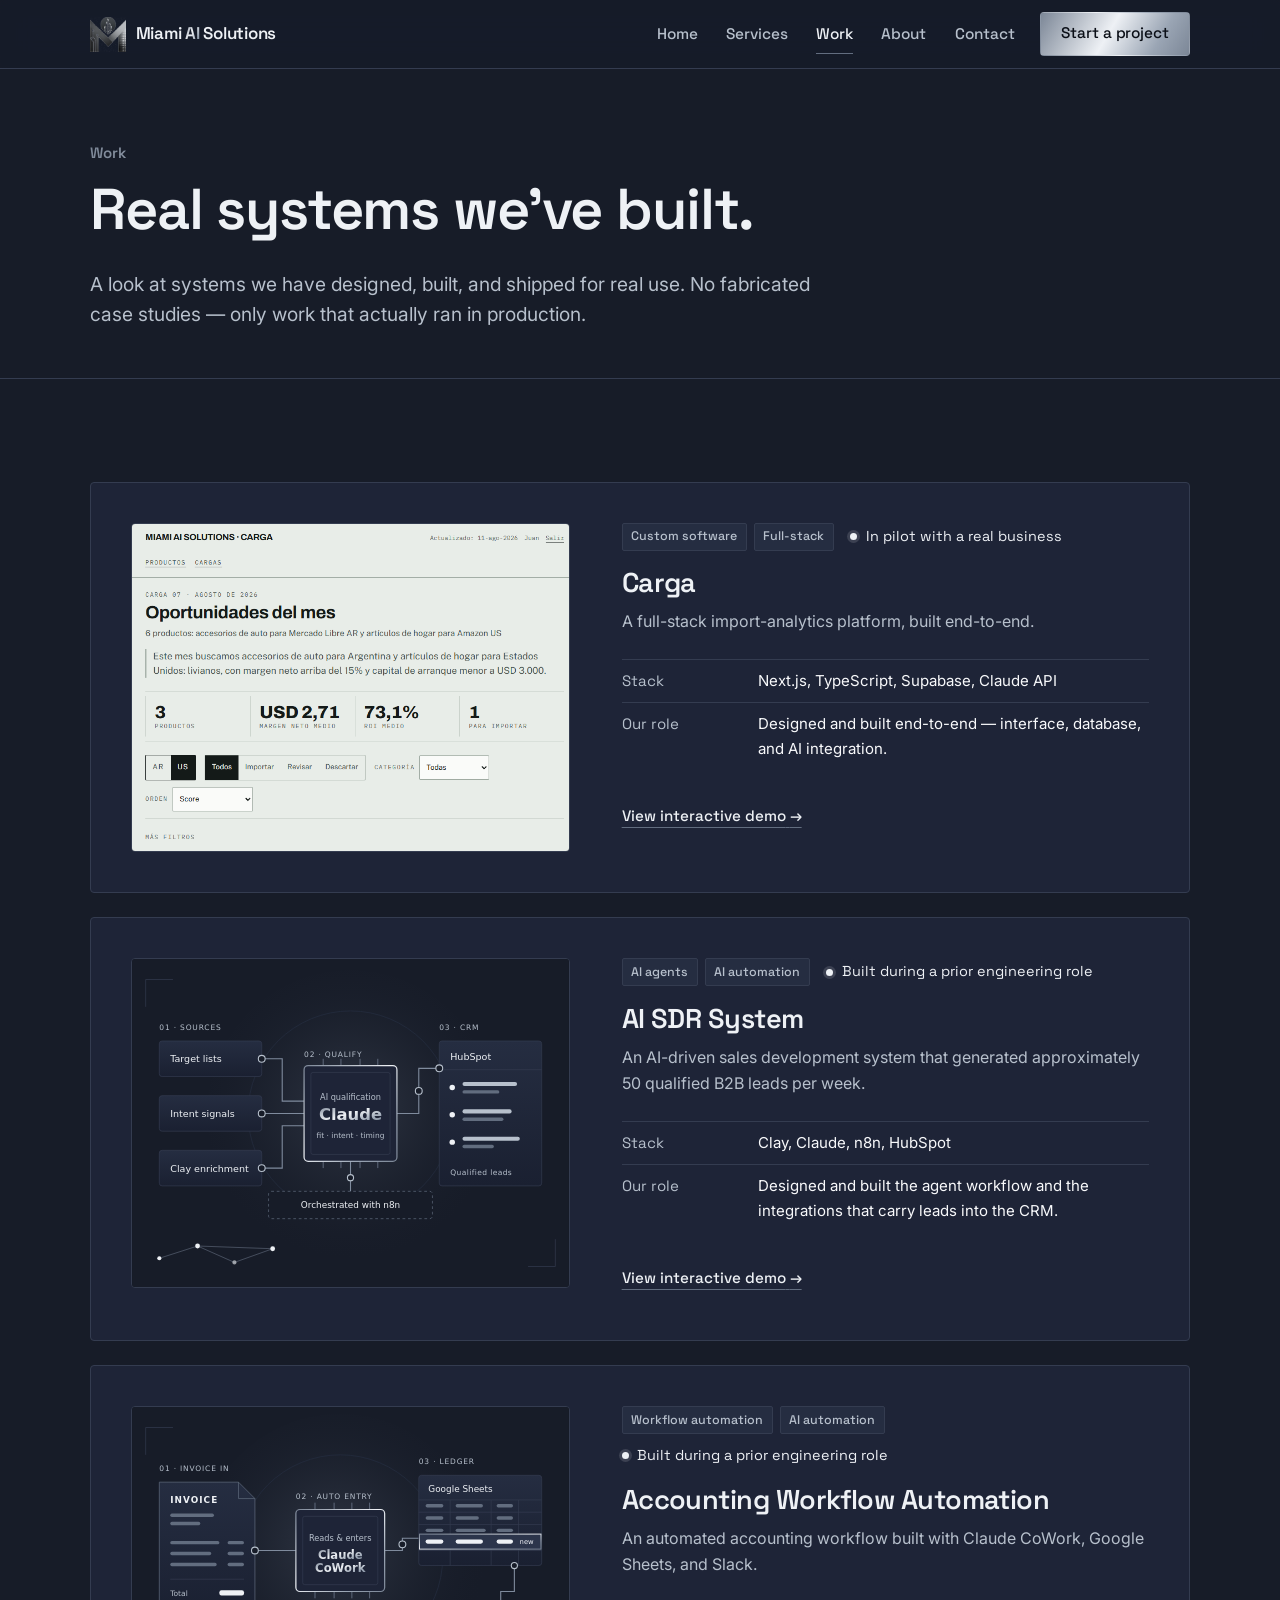
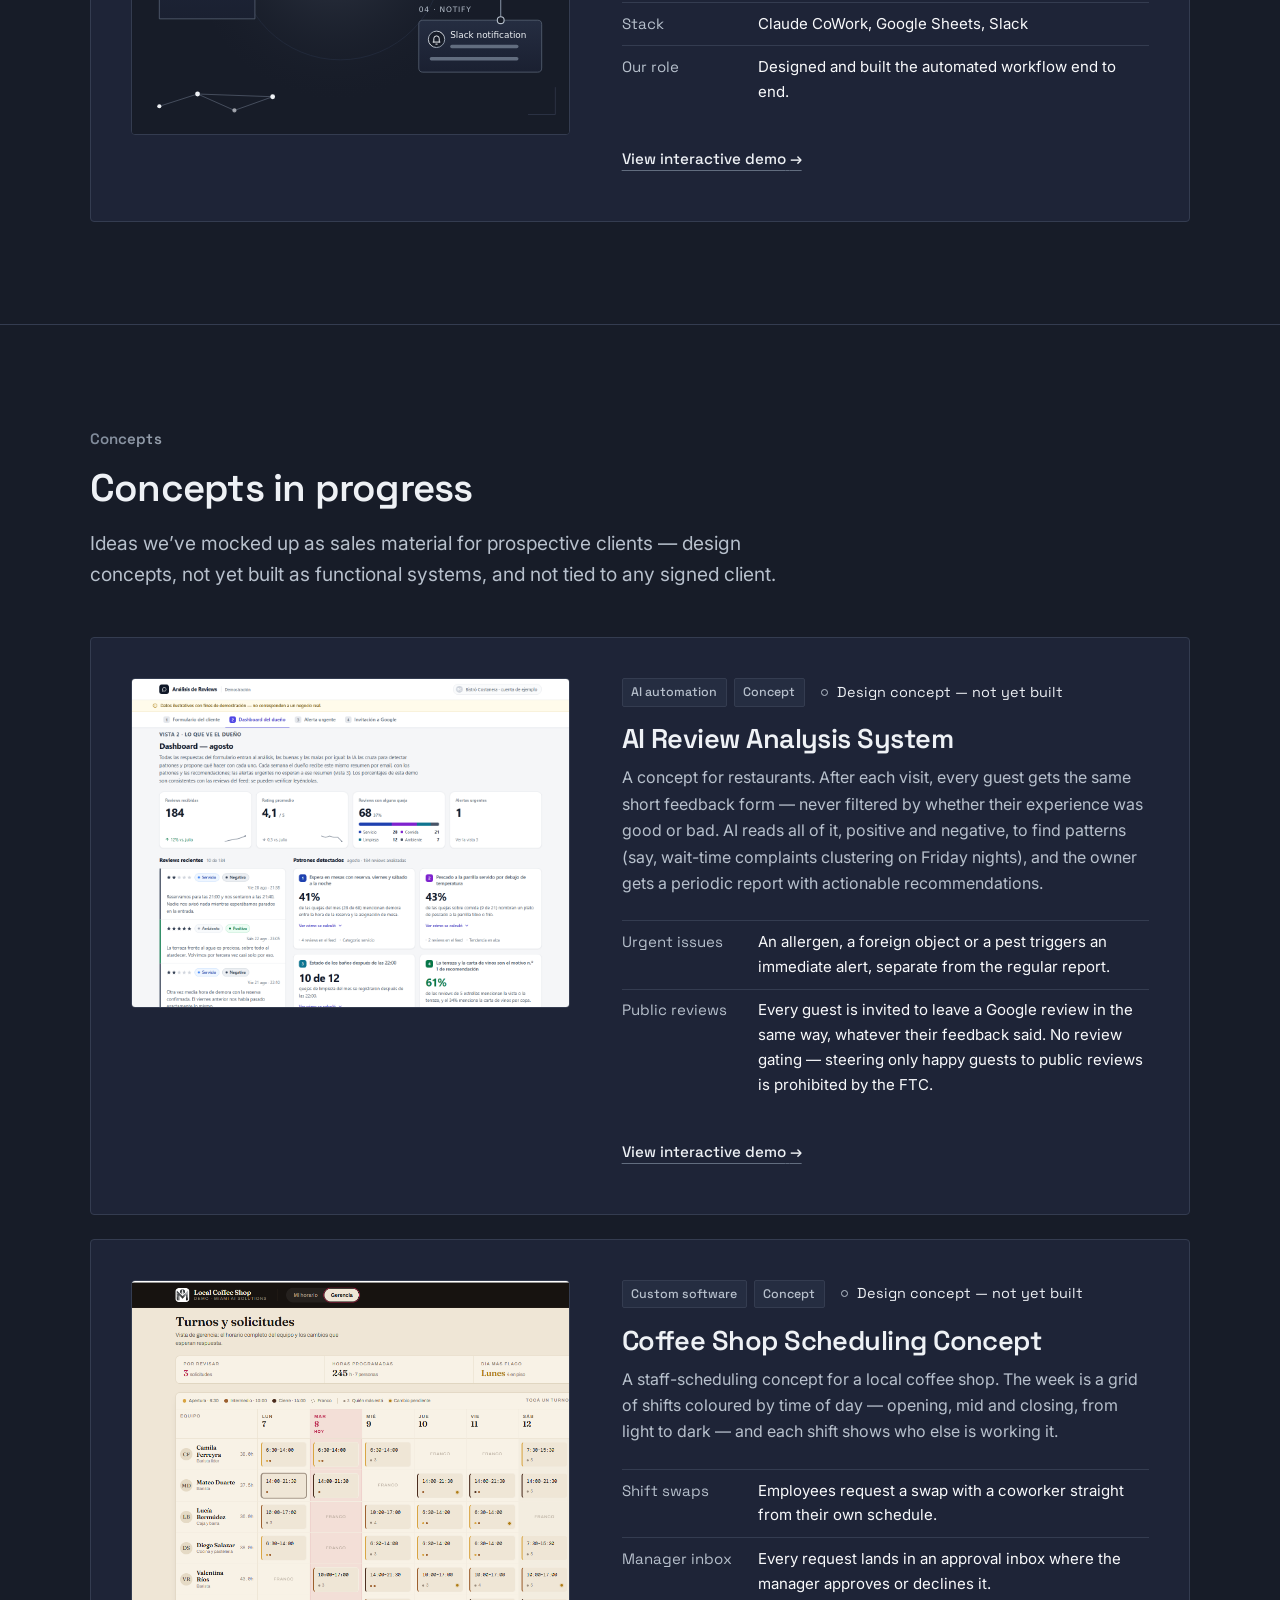
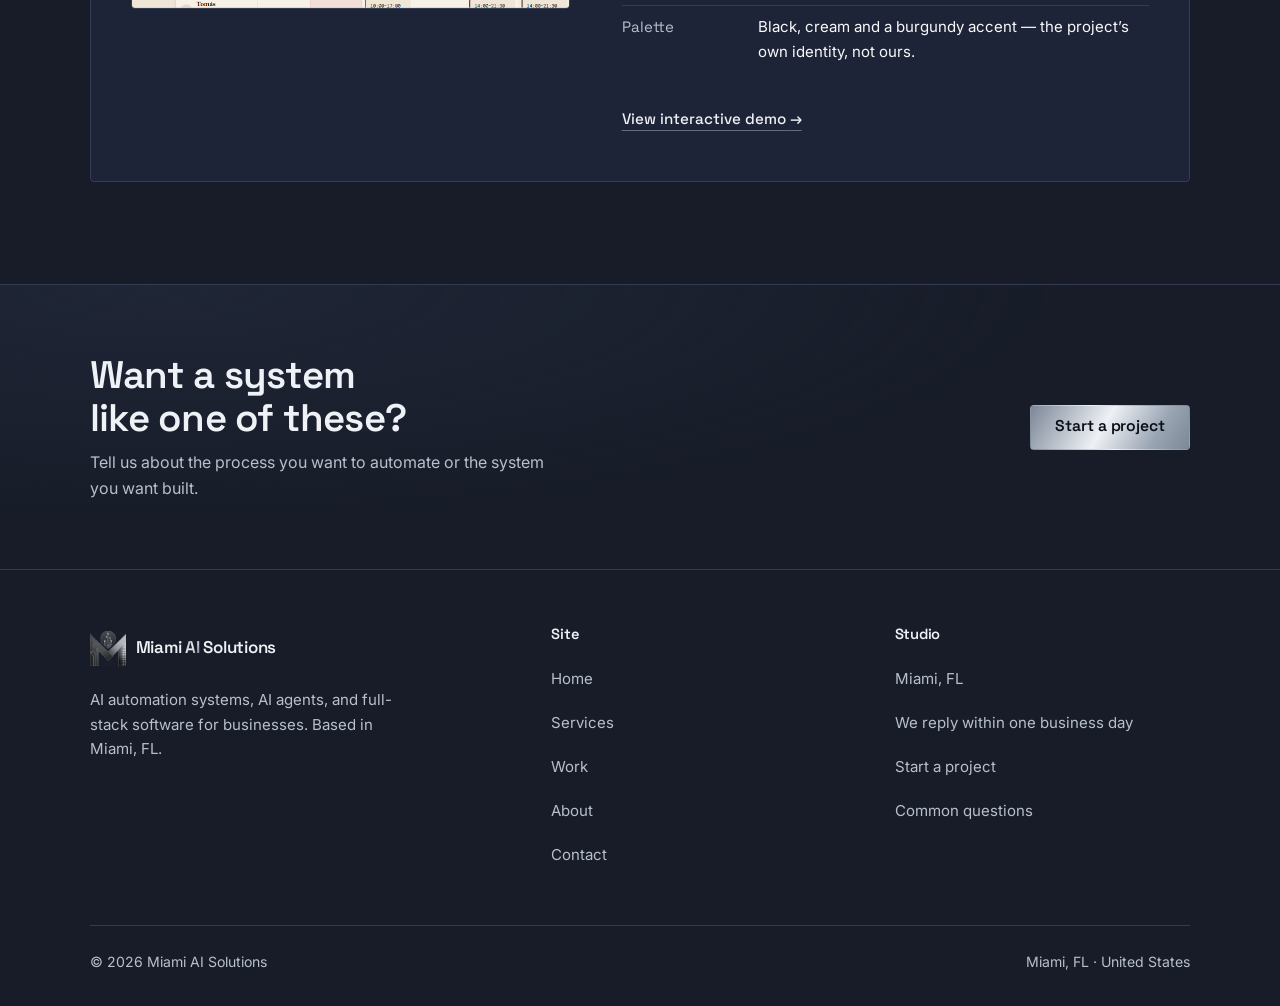
<file: work.html>
<!DOCTYPE html>
<html lang="en">
<head>
<meta charset="utf-8">
<meta name="viewport" content="width=device-width, initial-scale=1">
<title>Work — Real AI automation and software systems | Miami AI Solutions</title>
<meta name="description" content="Systems Miami AI Solutions has designed and shipped: the Carga import-analytics platform, currently in pilot, plus an AI SDR system and an automated accounting workflow — plus design concepts in progress.">
<link rel="canonical" href="https://miami-ai-solutions-two.vercel.app/work.html">

<meta property="og:type" content="website">
<meta property="og:site_name" content="Miami AI Solutions">
<meta property="og:title" content="Work — Real AI automation and software systems | Miami AI Solutions">
<meta property="og:description" content="Systems Miami AI Solutions has designed and shipped: the Carga import-analytics platform, currently in pilot, plus an AI SDR system and an automated accounting workflow — plus design concepts in progress.">
<meta property="og:url" content="https://miami-ai-solutions-two.vercel.app/work.html">
<meta property="og:image" content="https://miami-ai-solutions-two.vercel.app/assets/og-image.jpg">
<meta property="og:image:width" content="1200">
<meta property="og:image:height" content="630">
<meta property="og:image:alt" content="Miami AI Solutions — AI, automation and software development, over a Miami skyline.">
<meta name="twitter:card" content="summary_large_image">
<meta name="twitter:title" content="Work — Real AI automation and software systems | Miami AI Solutions">
<meta name="twitter:description" content="Systems Miami AI Solutions has designed and shipped: the Carga import-analytics platform, currently in pilot, plus an AI SDR system and an automated accounting workflow — plus design concepts in progress.">
<meta name="twitter:image" content="https://miami-ai-solutions-two.vercel.app/assets/og-image.jpg">

<meta name="theme-color" content="#171c28">
<link rel="icon" href="favicon.ico" sizes="any">
<link rel="icon" type="image/png" sizes="32x32" href="favicon-32x32.png">
<link rel="icon" type="image/png" sizes="16x16" href="favicon-16x16.png">
<link rel="apple-touch-icon" href="apple-touch-icon.png">
<link rel="manifest" href="site.webmanifest">

<link rel="preconnect" href="https://fonts.googleapis.com">
<link rel="preconnect" href="https://fonts.gstatic.com" crossorigin>
<!-- Preload the font CSS, not the font files. The fonts.gstatic.com URLs are
     version- and UA-specific, so hardcoding one risks a double download or a
     silent miss when Google rotates it; prioritising the stylesheet shortens
     the first hop of the two-hop chain that gates the font fetch. -->
<link rel="preload" as="style" href="https://fonts.googleapis.com/css2?family=Inter:wght@400;500;600&amp;family=Space+Grotesk:wght@500;600;700&amp;display=swap">
<link rel="stylesheet" href="https://fonts.googleapis.com/css2?family=Inter:wght@400;500;600&amp;family=Space+Grotesk:wght@500;600;700&amp;display=swap">
<link rel="stylesheet" href="css/styles.css">

<script type="application/ld+json">
{
  "@context": "https://schema.org",
  "@type": "ProfessionalService",
  "@id": "https://miami-ai-solutions-two.vercel.app/#organization",
  "name": "Miami AI Solutions",
  "url": "https://miami-ai-solutions-two.vercel.app/",
  "logo": "https://miami-ai-solutions-two.vercel.app/assets/icon.png",
  "image": "https://miami-ai-solutions-two.vercel.app/assets/og-image.jpg",
  "description": "Miami AI Solutions designs and builds AI automation systems, AI agents, and full-stack software for businesses — turning manual processes into reliable, running systems.",
  "email": "contact.miamiaisolutions@gmail.com",
  "address": {
    "@type": "PostalAddress",
    "addressLocality": "Miami",
    "addressRegion": "FL",
    "addressCountry": "US"
  },
  "areaServed": "US"
}
</script>
</head>
<body>

<a class="skip-link" href="#main">Skip to content</a>

<header class="site-header">
  <div class="container header-inner">
    <a class="logo" href="index.html">
      <img class="logo-mark" src="assets/icon-header.png" alt="" width="36" height="35" fetchpriority="high">
      <span class="logo-text">Miami <span class="chrome">AI</span> Solutions</span>
    </a>
    <button class="nav-toggle" type="button" aria-expanded="false" aria-controls="site-nav">
      <span class="bars" aria-hidden="true"></span>
      <span class="visually-hidden">Menu</span>
    </button>
    <nav class="site-nav" id="site-nav" aria-label="Main">
      <ul>
        <li><a href="index.html">Home</a></li>
        <li><a href="services.html">Services</a></li>
        <li><a href="work.html" aria-current="page">Work</a></li>
        <li><a href="about.html">About</a></li>
        <li><a href="contact.html">Contact</a></li>
      </ul>
      <a class="btn btn-primary btn-sm nav-cta" href="contact.html">Start a project</a>
    </nav>
  </div>
</header>

<main id="main">

  <section class="page-head">
    <div class="container">
      <span class="eyebrow">Work</span>
      <h1>Real systems we’ve built.</h1>
      <p class="lede">A look at systems we have designed, built, and shipped for real use. No fabricated case studies — only work that actually ran in production.</p>
    </div>
  </section>

  <section class="section">
    <div class="container">

      <article class="case case--media" id="carga">
        <figure class="case-media">
          <img src="assets/work/carga/principal.png" width="788" height="1997" loading="lazy" decoding="async"
               alt="Carga’s monthly opportunities screen: products shortlisted for import, each with a score out of 10, landed cost, sale price, margin and ROI.">
        </figure>
        <div>
          <div class="case-meta">
            <div class="tag-row">
              <span class="tag">Custom software</span>
              <span class="tag">Full-stack</span>
            </div>
            <p class="status">In pilot with a real business</p>
          </div>
          <h2>Carga</h2>
          <p class="case-desc">A full-stack import-analytics platform, built end-to-end.</p>
          <dl class="spec-list">
            <div>
              <dt>Stack</dt>
              <dd>Next.js, TypeScript, Supabase, Claude API</dd>
            </div>
            <div>
              <dt>Our role</dt>
              <dd>Designed and built end-to-end — interface, database, and AI integration.</dd>
            </div>
          </dl>
          <a class="link case-link" href="demos/carga.html">View interactive demo<span class="visually-hidden">: Carga</span>&nbsp;<span aria-hidden="true">→</span></a>
        </div>
      </article>

      <article class="case case--media" id="ai-sdr">
        <figure class="case-media">
          <img src="assets/work/ai-sdr-flow.svg" width="640" height="480" loading="lazy" decoding="async"
               alt="Diagram of the AI SDR flow: lead sources including Clay enrichment feed an AI qualification step run by Claude and orchestrated with n8n, and qualified leads go to HubSpot.">
        </figure>
        <div>
          <div class="case-meta">
            <div class="tag-row">
              <span class="tag">AI agents</span>
              <span class="tag">AI automation</span>
            </div>
            <p class="status">Built during a prior engineering role</p>
          </div>
          <h2>AI SDR System</h2>
          <p class="case-desc">An AI-driven sales development system that generated approximately 50 qualified B2B leads per week.</p>
          <dl class="spec-list">
            <div>
              <dt>Stack</dt>
              <dd>Clay, Claude, n8n, HubSpot</dd>
            </div>
            <div>
              <dt>Our role</dt>
              <dd>Designed and built the agent workflow and the integrations that carry leads into the CRM.</dd>
            </div>
          </dl>
          <a class="link case-link" href="demos/ai-sdr.html">View interactive demo<span class="visually-hidden">: AI SDR System</span>&nbsp;<span aria-hidden="true">→</span></a>
        </div>
      </article>

      <article class="case case--media" id="accounting-automation">
        <figure class="case-media">
          <img src="assets/work/accounting-flow.svg" width="640" height="480" loading="lazy" decoding="async"
               alt="Diagram of the accounting workflow: an incoming invoice is read by Claude CoWork, entered automatically in Google Sheets, and announced with a Slack notification.">
        </figure>
        <div>
          <div class="case-meta">
            <div class="tag-row">
              <span class="tag">Workflow automation</span>
              <span class="tag">AI automation</span>
            </div>
            <p class="status">Built during a prior engineering role</p>
          </div>
          <h2>Accounting Workflow Automation</h2>
          <p class="case-desc">An automated accounting workflow built with Claude CoWork, Google Sheets, and Slack.</p>
          <dl class="spec-list">
            <div>
              <dt>Stack</dt>
              <dd>Claude CoWork, Google Sheets, Slack</dd>
            </div>
            <div>
              <dt>Our role</dt>
              <dd>Designed and built the automated workflow end to end.</dd>
            </div>
          </dl>
          <a class="link case-link" href="demos/accounting-automation.html">View interactive demo<span class="visually-hidden">: Accounting Workflow Automation</span>&nbsp;<span aria-hidden="true">→</span></a>
        </div>
      </article>

    </div>
  </section>

  <section class="section section--line" aria-labelledby="concepts-title">
    <div class="container">
      <div class="section-head">
        <span class="eyebrow">Concepts</span>
        <h2 id="concepts-title">Concepts in progress</h2>
        <p class="lede">Ideas we’ve mocked up as sales material for prospective clients — design concepts, not yet built as functional systems, and not tied to any signed client.</p>
      </div>

      <article class="case case--media" id="review-analysis">
        <figure class="case-media">
          <img src="assets/work/review-analysis.png" width="1280" height="960" loading="lazy" decoding="async"
               alt="The review-analysis mockup’s owner dashboard for a sample restaurant: review counts, average rating, complaints by category, an urgent-alert count, a feed of recent guest feedback, and the patterns the AI detected.">
        </figure>
        <div>
          <div class="case-meta">
            <div class="tag-row">
              <span class="tag">AI automation</span>
              <span class="tag">Concept</span>
            </div>
            <p class="status status--concept">Design concept — not yet built</p>
          </div>
          <h2>AI Review Analysis System</h2>
          <p class="case-desc">A concept for restaurants. After each visit, every guest gets the same short feedback form — never filtered by whether their experience was good or bad. AI reads all of it, positive and negative, to find patterns (say, wait-time complaints clustering on Friday nights), and the owner gets a periodic report with actionable recommendations.</p>
          <dl class="spec-list">
            <div>
              <dt>Urgent issues</dt>
              <dd>An allergen, a foreign object or a pest triggers an immediate alert, separate from the regular report.</dd>
            </div>
            <div>
              <dt>Public reviews</dt>
              <dd>Every guest is invited to leave a Google review in the same way, whatever their feedback said. No review gating — steering only happy guests to public reviews is prohibited by the FTC.</dd>
            </div>
          </dl>
          <a class="link case-link" href="restaurant-reviews/index.html">View interactive demo<span class="visually-hidden">: AI Review Analysis System</span>&nbsp;<span aria-hidden="true">→</span></a>
        </div>
      </article>

      <article class="case case--media" id="coffee-shop-scheduling">
        <figure class="case-media case-media--left">
          <img src="assets/work/coffee-shop/coffee-shop-demo.png" width="1266" height="640" loading="lazy" decoding="async"
               alt="The scheduling concept’s manager view: a weekly shift grid colour-coded from light opening shifts to dark closing shifts, beside an inbox of shift-swap requests waiting for approval.">
        </figure>
        <div>
          <div class="case-meta">
            <div class="tag-row">
              <span class="tag">Custom software</span>
              <span class="tag">Concept</span>
            </div>
            <p class="status status--concept">Design concept — not yet built</p>
          </div>
          <h2>Coffee Shop Scheduling Concept</h2>
          <p class="case-desc">A staff-scheduling concept for a local coffee shop. The week is a grid of shifts coloured by time of day — opening, mid and closing, from light to dark — and each shift shows who else is working it.</p>
          <dl class="spec-list">
            <div>
              <dt>Shift swaps</dt>
              <dd>Employees request a swap with a coworker straight from their own schedule.</dd>
            </div>
            <div>
              <dt>Manager inbox</dt>
              <dd>Every request lands in an approval inbox where the manager approves or declines it.</dd>
            </div>
            <div>
              <dt>Palette</dt>
              <dd>Black, cream and a burgundy accent — the project’s own identity, not ours.</dd>
            </div>
          </dl>
          <a class="link case-link" href="https://coffee-shop-scheduling-demo.vercel.app/" target="_blank" rel="noopener">View interactive demo<span class="visually-hidden">: Coffee Shop Scheduling Concept (opens in a new tab)</span>&nbsp;<span aria-hidden="true">→</span></a>
        </div>
      </article>

    </div>
  </section>

  <section class="cta-band">
    <div class="container cta-inner">
      <div>
        <h2>Want a system like one of these?</h2>
        <p>Tell us about the process you want to automate or the system you want built.</p>
      </div>
      <a class="btn btn-primary" href="contact.html">Start a project</a>
    </div>
  </section>

</main>

<footer class="site-footer">
  <div class="container">
    <div class="footer-grid">
      <div class="footer-brand">
        <a class="logo" href="index.html">
          <img class="logo-mark" src="assets/icon-header.png" alt="" width="36" height="35" loading="lazy" decoding="async">
          <span class="logo-text">Miami <span class="chrome">AI</span> Solutions</span>
        </a>
        <p>AI automation systems, AI agents, and full-stack software for businesses. Based in Miami, FL.</p>
      </div>
      <div class="footer-col">
        <h2>Site</h2>
        <ul>
          <li><a href="index.html">Home</a></li>
          <li><a href="services.html">Services</a></li>
          <li><a href="work.html">Work</a></li>
          <li><a href="about.html">About</a></li>
          <li><a href="contact.html">Contact</a></li>
        </ul>
      </div>
      <div class="footer-col">
        <h2>Studio</h2>
        <ul>
          <li>Miami, FL</li>
          <li>We reply within one business day</li>
          <li><a href="contact.html">Start a project</a></li>
          <li><a href="services.html#faq">Common questions</a></li>
        </ul>
      </div>
    </div>
    <div class="footer-bottom">
      <p>&copy; <span id="year">2026</span> Miami AI Solutions</p>
      <p>Miami, FL &middot; United States</p>
    </div>
  </div>
</footer>

<script src="js/main.js"></script>
</body>
</html>
</file>
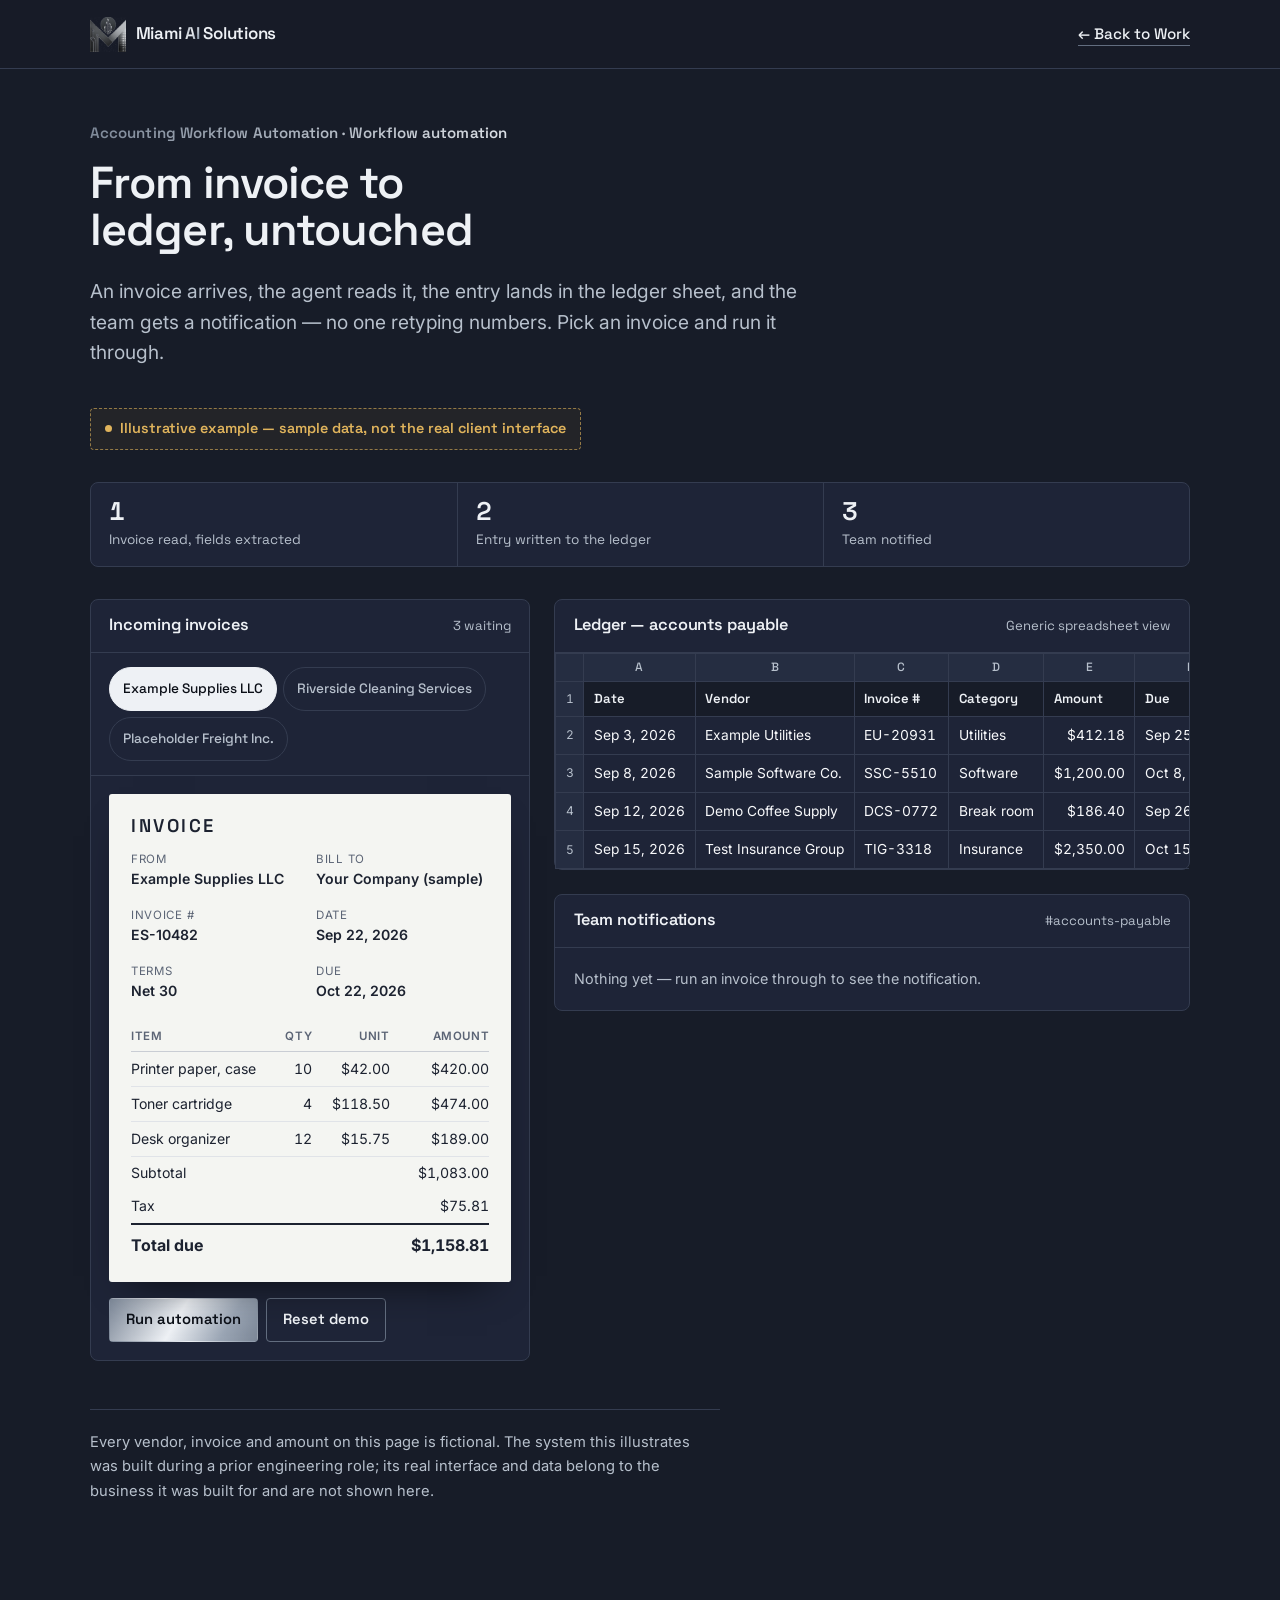
<file: demos/accounting-automation.html>
<!DOCTYPE html>
<html lang="en">
<head>
<meta charset="utf-8">
<meta name="viewport" content="width=device-width, initial-scale=1">
<title>Accounting Workflow Automation — Illustrative demo | Miami AI Solutions</title>
<meta name="description" content="An illustrative walk-through of an automated accounting workflow: an incoming invoice is read, logged to a ledger sheet and announced to the team. Sample data with fictional vendors.">
<link rel="canonical" href="https://miami-ai-solutions-two.vercel.app/demos/accounting-automation.html">
<meta name="theme-color" content="#171c28">
<link rel="icon" href="../favicon.ico" sizes="any">
<link rel="icon" type="image/png" sizes="32x32" href="../favicon-32x32.png">
<link rel="apple-touch-icon" href="../apple-touch-icon.png">
<link rel="preconnect" href="https://fonts.googleapis.com">
<link rel="preconnect" href="https://fonts.gstatic.com" crossorigin>
<link rel="stylesheet" href="https://fonts.googleapis.com/css2?family=Inter:wght@400;500;600&amp;family=Space+Grotesk:wght@500;600;700&amp;display=swap">
<link rel="stylesheet" href="../css/styles.css">
<link rel="stylesheet" href="demo.css">
</head>
<body>

<a class="skip-link" href="#main">Skip to content</a>

<header class="demo-bar">
  <div class="container">
    <a class="logo" href="../index.html">
      <img class="logo-mark" src="../assets/icon-header.png" alt="" width="36" height="35">
      <span class="logo-text">Miami <span class="chrome">AI</span> Solutions</span>
    </a>
    <a class="link" href="../work.html#accounting-automation">← Back to Work</a>
  </div>
</header>

<main id="main" class="demo-main">
  <div class="container">

    <div class="demo-head">
      <span class="eyebrow">Accounting Workflow Automation · Workflow automation</span>
      <h1>From invoice to ledger, untouched</h1>
      <p class="lede">An invoice arrives, the agent reads it, the entry lands in the ledger sheet, and the team gets a notification — no one retyping numbers. Pick an invoice and run it through.</p>
      <p class="demo-badge">Illustrative example — sample data, not the real client interface</p>
    </div>

    <ol class="pipeline pipeline--steps" aria-label="Workflow steps">
      <li data-step="0"><span class="n">1</span><span class="l">Invoice read, fields extracted</span></li>
      <li data-step="1"><span class="n">2</span><span class="l">Entry written to the ledger</span></li>
      <li data-step="2"><span class="n">3</span><span class="l">Team notified</span></li>
    </ol>

    <div class="acct">
      <section class="demo-panel" aria-labelledby="inv-title">
        <div class="panel-title">
          <h2 id="inv-title">Incoming invoices</h2>
          <span data-pending></span>
        </div>
        <div class="inbox" role="group" aria-label="Choose an invoice" data-inbox></div>
        <div class="invoice-wrap">
          <article class="invoice" data-invoice aria-label="Sample invoice"></article>
          <div class="invoice-actions">
            <button class="demo-btn is-primary" type="button" data-run>Run automation</button>
            <button class="demo-btn" type="button" data-reset>Reset demo</button>
          </div>
        </div>
        <ul class="extracted" data-extracted aria-label="Extracted fields"></ul>
      </section>

      <div class="acct-side">
        <section class="demo-panel" aria-labelledby="sheet-title">
          <div class="panel-title">
            <h2 id="sheet-title">Ledger — accounts payable</h2>
            <span>Generic spreadsheet view</span>
          </div>
          <div class="sheet-scroll">
            <table class="sheet">
              <thead>
                <tr><th class="rn" scope="col"><span class="visually-hidden">Row</span></th><th scope="col">A</th><th scope="col">B</th><th scope="col">C</th><th scope="col">D</th><th scope="col">E</th><th scope="col">F</th><th scope="col">G</th></tr>
              </thead>
              <tbody data-sheet>
                <tr class="hdr"><td class="rn">1</td><th scope="col">Date</th><th scope="col">Vendor</th><th scope="col">Invoice #</th><th scope="col">Category</th><th scope="col">Amount</th><th scope="col">Due</th><th scope="col">Status</th></tr>
              </tbody>
            </table>
          </div>
        </section>

        <section class="demo-panel" aria-labelledby="notif-title">
          <div class="panel-title">
            <h2 id="notif-title">Team notifications</h2>
            <span>#accounts-payable</span>
          </div>
          <ul class="notices" data-notices aria-live="polite"></ul>
        </section>
      </div>
    </div>

    <p class="demo-note">Every vendor, invoice and amount on this page is fictional. The system this illustrates was built during a prior engineering role; its real interface and data belong to the business it was built for and are not shown here.</p>

  </div>
</main>

<script src="accounting-automation.js"></script>
</body>
</html>
</file>
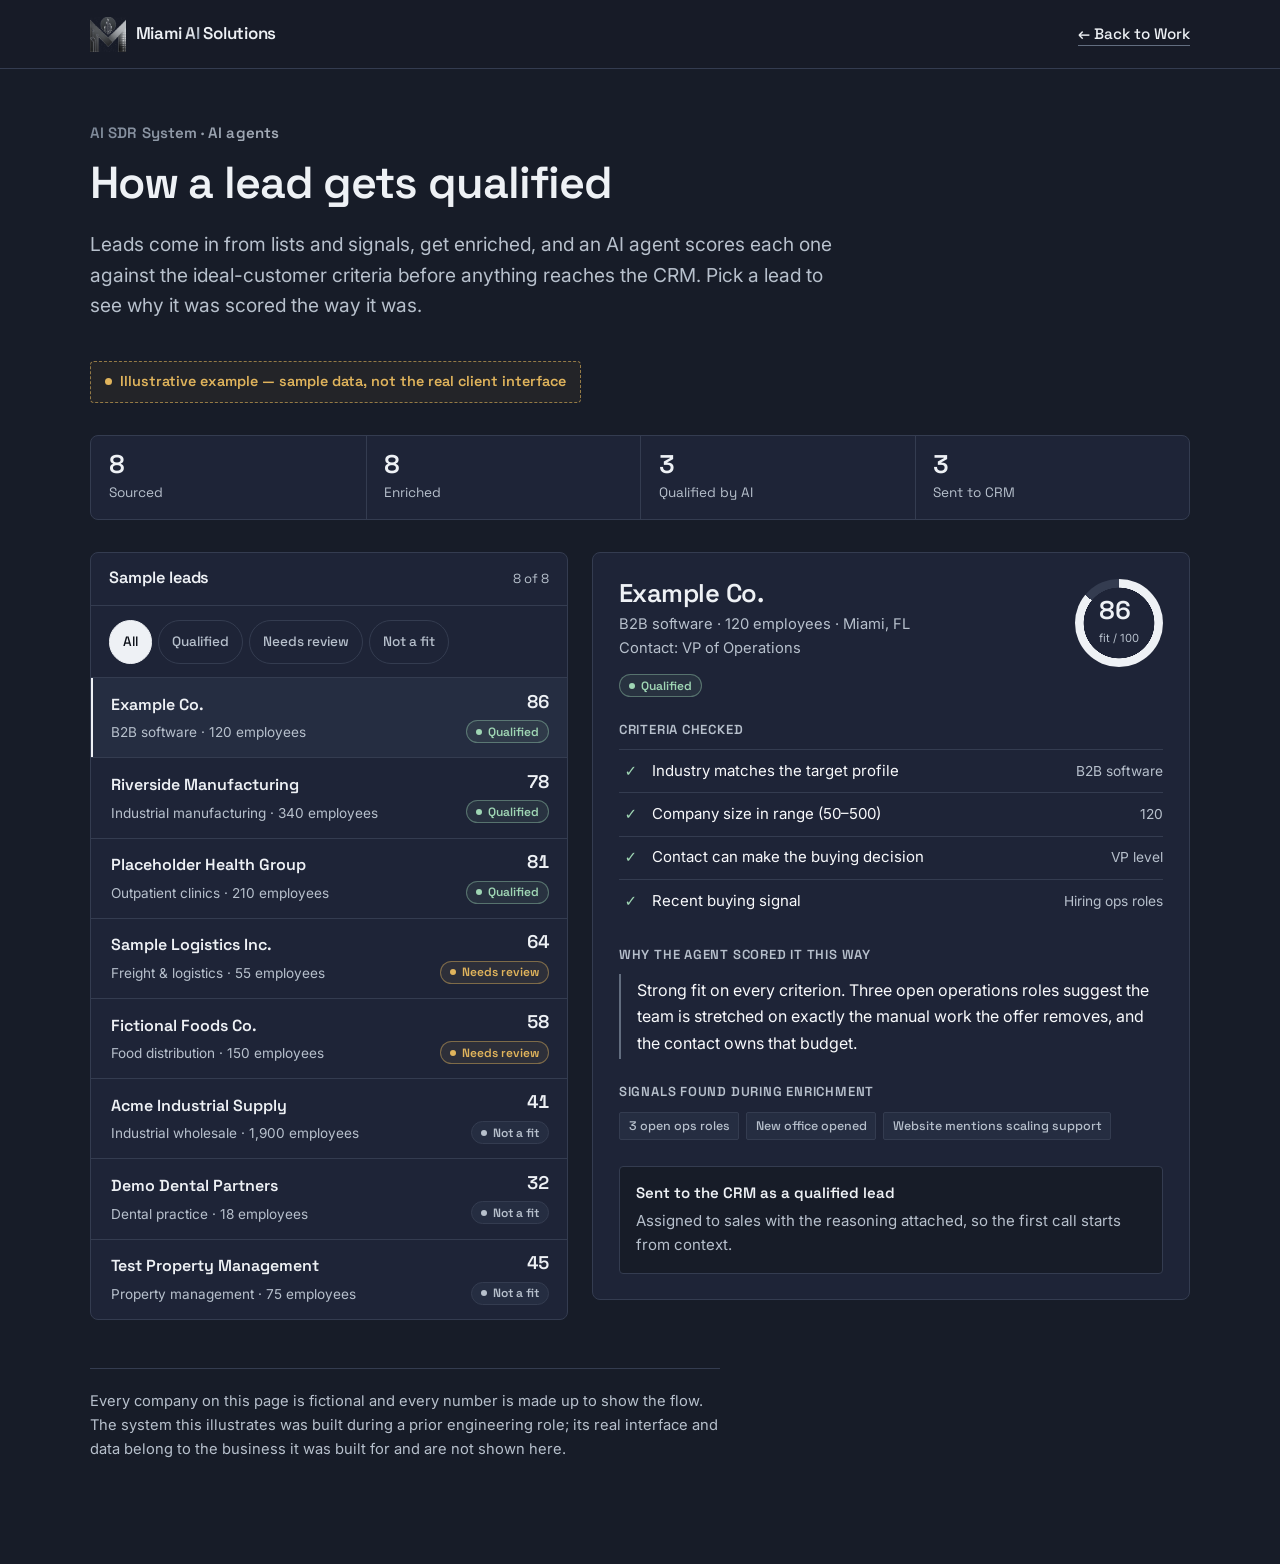
<file: demos/ai-sdr.html>
<!DOCTYPE html>
<html lang="en">
<head>
<meta charset="utf-8">
<meta name="viewport" content="width=device-width, initial-scale=1">
<title>AI SDR System — Illustrative demo | Miami AI Solutions</title>
<meta name="description" content="An illustrative walk-through of how an AI SDR system qualifies B2B leads before they reach the CRM. Sample data with fictional companies.">
<link rel="canonical" href="https://miami-ai-solutions-two.vercel.app/demos/ai-sdr.html">
<meta name="theme-color" content="#171c28">
<link rel="icon" href="../favicon.ico" sizes="any">
<link rel="icon" type="image/png" sizes="32x32" href="../favicon-32x32.png">
<link rel="apple-touch-icon" href="../apple-touch-icon.png">
<link rel="preconnect" href="https://fonts.googleapis.com">
<link rel="preconnect" href="https://fonts.gstatic.com" crossorigin>
<link rel="stylesheet" href="https://fonts.googleapis.com/css2?family=Inter:wght@400;500;600&amp;family=Space+Grotesk:wght@500;600;700&amp;display=swap">
<link rel="stylesheet" href="../css/styles.css">
<link rel="stylesheet" href="demo.css">
</head>
<body>

<a class="skip-link" href="#main">Skip to content</a>

<header class="demo-bar">
  <div class="container">
    <a class="logo" href="../index.html">
      <img class="logo-mark" src="../assets/icon-header.png" alt="" width="36" height="35">
      <span class="logo-text">Miami <span class="chrome">AI</span> Solutions</span>
    </a>
    <a class="link" href="../work.html#ai-sdr">← Back to Work</a>
  </div>
</header>

<main id="main" class="demo-main">
  <div class="container">

    <div class="demo-head">
      <span class="eyebrow">AI SDR System · AI agents</span>
      <h1>How a lead gets qualified</h1>
      <p class="lede">Leads come in from lists and signals, get enriched, and an AI agent scores each one against the ideal-customer criteria before anything reaches the CRM. Pick a lead to see why it was scored the way it was.</p>
      <p class="demo-badge">Illustrative example — sample data, not the real client interface</p>
    </div>

    <ol class="pipeline" aria-label="Pipeline for this sample batch">
      <li><span class="n" data-count="all">0</span><span class="l">Sourced</span></li>
      <li><span class="n" data-count="all">0</span><span class="l">Enriched</span></li>
      <li><span class="n" data-count="qualified">0</span><span class="l">Qualified by AI</span></li>
      <li><span class="n" data-count="qualified">0</span><span class="l">Sent to CRM</span></li>
    </ol>

    <div class="sdr">
      <section class="demo-panel" aria-labelledby="leads-title">
        <div class="panel-title">
          <h2 id="leads-title">Sample leads</h2>
          <span data-shown></span>
        </div>
        <div class="filters" role="group" aria-label="Filter by verdict">
          <button class="filter" type="button" aria-pressed="true" data-filter="all">All</button>
          <button class="filter" type="button" aria-pressed="false" data-filter="qualified">Qualified</button>
          <button class="filter" type="button" aria-pressed="false" data-filter="review">Needs review</button>
          <button class="filter" type="button" aria-pressed="false" data-filter="nofit">Not a fit</button>
        </div>
        <ul class="lead-list" data-leads></ul>
      </section>

      <section class="demo-panel detail" aria-live="polite" data-detail aria-label="Qualification detail"></section>
    </div>

    <p class="demo-note">Every company on this page is fictional and every number is made up to show the flow. The system this illustrates was built during a prior engineering role; its real interface and data belong to the business it was built for and are not shown here.</p>

  </div>
</main>

<script src="ai-sdr.js"></script>
</body>
</html>
</file>
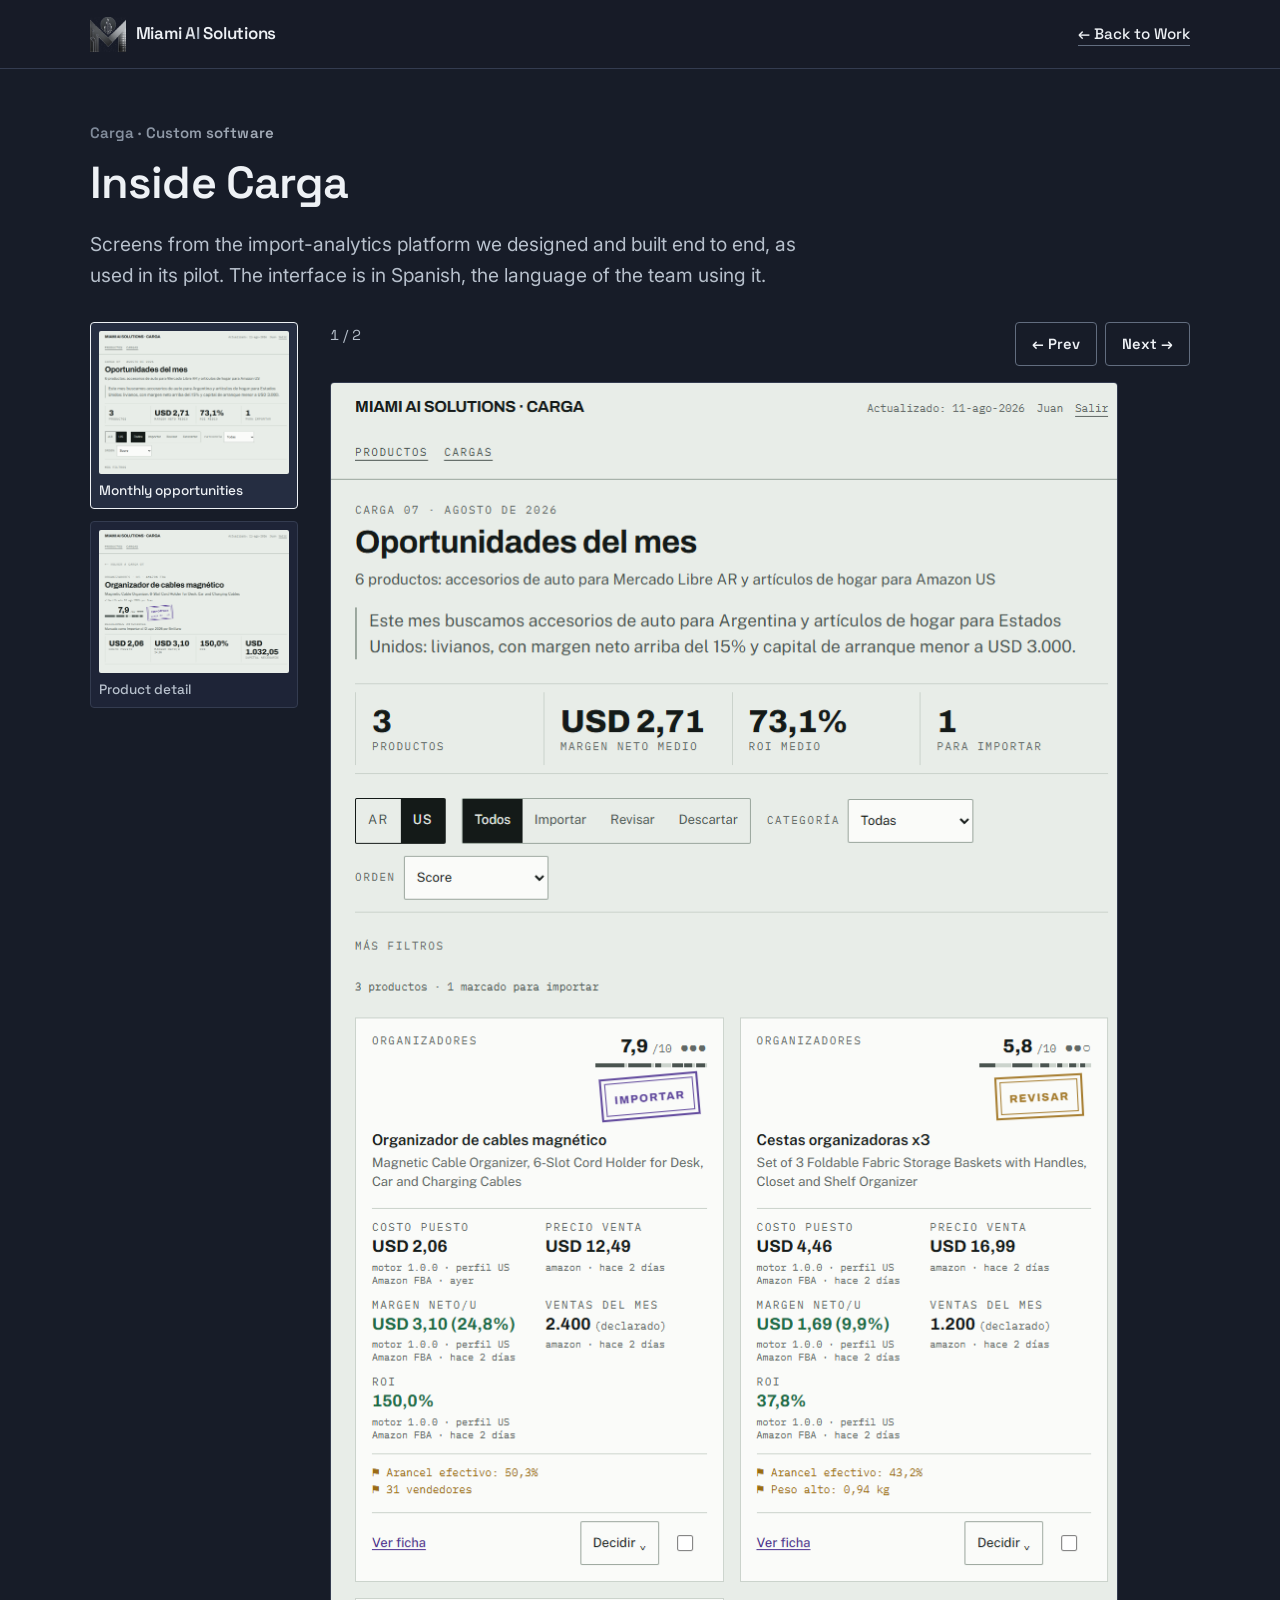
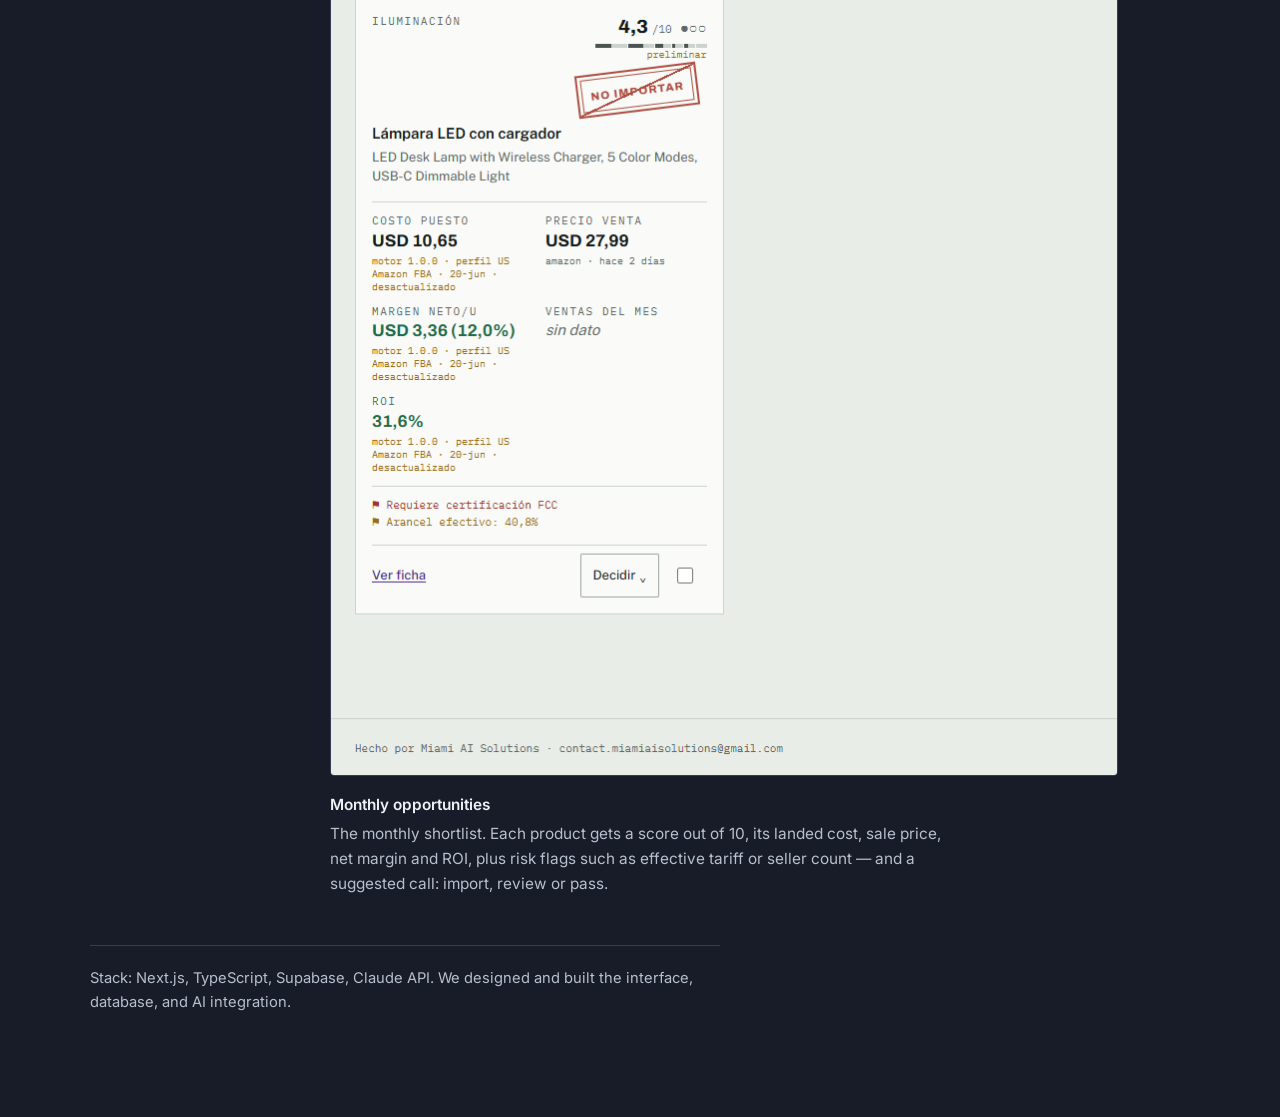
<file: demos/carga.html>
<!DOCTYPE html>
<html lang="en">
<head>
<meta charset="utf-8">
<meta name="viewport" content="width=device-width, initial-scale=1">
<title>Carga — Screenshots of the import-analytics platform | Miami AI Solutions</title>
<meta name="description" content="Screens from Carga, the full-stack import-analytics platform Miami AI Solutions designed and built, as used in its pilot.">
<link rel="canonical" href="https://miami-ai-solutions-two.vercel.app/demos/carga.html">
<meta name="theme-color" content="#171c28">
<link rel="icon" href="../favicon.ico" sizes="any">
<link rel="icon" type="image/png" sizes="32x32" href="../favicon-32x32.png">
<link rel="apple-touch-icon" href="../apple-touch-icon.png">
<link rel="preconnect" href="https://fonts.googleapis.com">
<link rel="preconnect" href="https://fonts.gstatic.com" crossorigin>
<link rel="stylesheet" href="https://fonts.googleapis.com/css2?family=Inter:wght@400;500;600&amp;family=Space+Grotesk:wght@500;600;700&amp;display=swap">
<link rel="stylesheet" href="../css/styles.css">
<link rel="stylesheet" href="demo.css">
</head>
<body>

<a class="skip-link" href="#main">Skip to content</a>

<header class="demo-bar">
  <div class="container">
    <a class="logo" href="../index.html">
      <img class="logo-mark" src="../assets/icon-header.png" alt="" width="36" height="35">
      <span class="logo-text">Miami <span class="chrome">AI</span> Solutions</span>
    </a>
    <a class="link" href="../work.html#carga">← Back to Work</a>
  </div>
</header>

<main id="main" class="demo-main">
  <div class="container">

    <div class="demo-head">
      <span class="eyebrow">Carga · Custom software</span>
      <h1>Inside Carga</h1>
      <p class="lede">Screens from the import-analytics platform we designed and built end to end, as used in its pilot. The interface is in Spanish, the language of the team using it.</p>
    </div>

    <div class="viewer" data-viewer>
      <ul class="thumbs" aria-label="Screens">
        <li>
          <button class="thumb" type="button" aria-current="true" data-index="0">
            <img src="../assets/work/carga/principal.png" alt="" width="788" height="1997" loading="lazy" decoding="async">
            Monthly opportunities
          </button>
        </li>
        <li>
          <button class="thumb" type="button" aria-current="false" data-index="1">
            <img src="../assets/work/carga/Resumen.png" alt="" width="788" height="1904" loading="lazy" decoding="async">
            Product detail
          </button>
        </li>
      </ul>

      <div class="stage">
        <div class="stage-bar">
          <p class="stage-count" aria-live="polite"><span data-current>1</span> / <span data-total>2</span></p>
          <div class="stage-nav">
            <button class="demo-btn" type="button" data-prev aria-label="Previous screen">← Prev</button>
            <button class="demo-btn" type="button" data-next aria-label="Next screen">Next →</button>
          </div>
        </div>

        <figure class="stage-figure">
          <div class="stage-frame">
            <img data-stage src="../assets/work/carga/principal.png" width="788" height="1997"
                 alt="Carga’s monthly opportunities screen: products shortlisted for import, each card showing a score out of 10, landed cost, sale price, net margin, ROI and risk flags, with a suggested decision stamp.">
          </div>
          <figcaption data-caption>
            <strong>Monthly opportunities</strong>
            The monthly shortlist. Each product gets a score out of 10, its landed cost, sale price, net margin and ROI, plus risk flags such as effective tariff or seller count — and a suggested call: import, review or pass.
          </figcaption>
        </figure>
      </div>
    </div>

    <p class="demo-note">Stack: Next.js, TypeScript, Supabase, Claude API. We designed and built the interface, database, and AI integration.</p>

  </div>
</main>

<script src="carga.js"></script>
</body>
</html>
</file>
<file: css/styles.css>
/* ==========================================================================
   Miami AI Solutions — styles.css
   Monochrome / brushed-metal design system. No framework, no build step.
   ========================================================================== */

/* --------------------------------------------------------------------------
   1. Design tokens
   -------------------------------------------------------------------------- */
:root {
  /* Palette — derived from the brand mark: deep navy/black + brushed chrome */
  --ink:        #0b0f17;  /* near-black: text on brushed metal, focus ring core.
                             NOT the page background — it has to stay almost
                             pure black whatever the page sits at. */
  --bg:         #171c28;  /* page / section background */
  --bg-rgb:     23, 28, 40; /* same value, for rgba() tints of the page colour */
  --surface:    #1e2437;  /* card / section background */
  --surface-2:  #252d41;  /* elevated surface, hover */
  --line:       #343c50;  /* hairline borders */
  --steel:      #626d7f;  /* dividers, large numerals, decorative strokes */
  --silver:     #b7c0cc;  /* secondary body text */
  --paper:      #eef1f5;  /* heading white */
  --white:      #f8f9fb;  /* body text on dark */
  --chrome-gradient: linear-gradient(120deg, #7c8797 0%, #eef1f5 46%, #9aa5b4 78%, #7c8797 100%);

  /* Type */
  --font-display: "Space Grotesk", "Segoe UI", system-ui, sans-serif;
  --font-body: "Inter", system-ui, -apple-system, "Segoe UI", sans-serif;

  /* Metrics */
  --maxw: 1180px;
  --gutter: clamp(1.25rem, 4vw, 2.5rem);
  --section-y: clamp(3.5rem, 8vw, 6.5rem);
  --radius: 4px;
  --radius-lg: 8px;
  --header-h: 68px;

  /* Effects */
  --ring: 0 0 0 2px var(--ink), 0 0 0 4px #8f9aab;
  --shadow: 0 18px 40px -24px rgba(0, 0, 0, 0.9);

  color-scheme: dark;
}

/* --------------------------------------------------------------------------
   2. Base
   -------------------------------------------------------------------------- */
*,
*::before,
*::after { box-sizing: border-box; }

html {
  scroll-behavior: smooth;
  scroll-padding-top: calc(var(--header-h) + 1.5rem);
  -webkit-text-size-adjust: 100%;
}

body {
  margin: 0;
  touch-action: manipulation;
  background: var(--bg);
  color: var(--white);
  font-family: var(--font-body);
  font-size: 1rem;
  line-height: 1.65;
  -webkit-font-smoothing: antialiased;
  text-rendering: optimizeLegibility;
}

h1, h2, h3, h4 {
  font-family: var(--font-display);
  color: var(--paper);
  margin: 0 0 0.5em;
  font-weight: 600;
  letter-spacing: -0.02em;
  line-height: 1.12;
  text-wrap: balance;
}

h1 { font-size: clamp(2.25rem, 5.2vw, 3.6rem); line-height: 1.05; }
h2 { font-size: clamp(1.7rem, 3.4vw, 2.4rem); }
h3 { font-size: clamp(1.15rem, 1.7vw, 1.35rem); letter-spacing: -0.01em; }
h4 { font-size: 1.02rem; letter-spacing: -0.005em; }

p { margin: 0 0 1.1rem; }
p:last-child { margin-bottom: 0; }

a { color: var(--paper); text-decoration-color: var(--steel); text-underline-offset: 3px; }
a:hover { text-decoration-color: var(--silver); }

img, svg { max-width: 100%; }
img { height: auto; }

ul, ol { margin: 0; padding: 0; }

hr {
  border: 0;
  border-top: 1px solid var(--line);
  margin: 0;
}

strong { color: var(--paper); font-weight: 600; }

/* Focus — visible, high contrast, keyboard only */
:focus-visible {
  outline: none;
  box-shadow: var(--ring);
  border-radius: var(--radius);
}

.skip-link {
  position: absolute;
  left: var(--gutter);
  top: 0.5rem;
  z-index: 200;
  transform: translateY(-200%);
  background: var(--paper);
  color: var(--ink);
  font-family: var(--font-display);
  font-weight: 600;
  font-size: 0.9rem;
  padding: 0.6rem 1rem;
  border-radius: var(--radius);
  text-decoration: none;
  transition: transform 0.15s ease;
}
.skip-link:focus { transform: translateY(0); }

/* --------------------------------------------------------------------------
   3. Layout primitives
   -------------------------------------------------------------------------- */
.container {
  width: 100%;
  max-width: var(--maxw);
  margin-inline: auto;
  padding-inline: var(--gutter);
}

.section { padding-block: var(--section-y); }
.section--tight { padding-block: clamp(2.5rem, 5vw, 4rem); }
.section--line { border-top: 1px solid var(--line); }

.section-head {
  max-width: 46rem;
  margin-bottom: clamp(2rem, 4vw, 3rem);
}
.section-head p { color: var(--silver); }

.lede {
  font-size: clamp(1.05rem, 1.5vw, 1.2rem);
  line-height: 1.6;
  color: var(--silver);
  max-width: 62ch;
}

/* Section eyebrow — the metallic gradient is the accent, used sparingly */
.eyebrow {
  display: block;
  font-family: var(--font-display);
  font-size: 0.94rem;
  font-weight: 600;
  letter-spacing: 0.005em;
  margin-bottom: 0.85rem;
  color: var(--paper);
}
.chrome { color: var(--paper); }

@supports ((background-clip: text) or (-webkit-background-clip: text)) {
  .eyebrow,
  .chrome {
    background: var(--chrome-gradient);
    -webkit-background-clip: text;
    background-clip: text;
    color: transparent;
    -webkit-text-fill-color: transparent;
  }
}

.meta {
  font-family: var(--font-display);
  font-size: 0.85rem;
  font-weight: 500;
  color: var(--silver);
  letter-spacing: 0;
}

/* --------------------------------------------------------------------------
   4. Header / navigation
   -------------------------------------------------------------------------- */
.site-header {
  position: sticky;
  top: 0;
  z-index: 100;
  /* Derived from the page colour so the two can never drift apart. */
  background: rgba(var(--bg-rgb), 0.78);
  backdrop-filter: blur(14px) saturate(140%);
  -webkit-backdrop-filter: blur(14px) saturate(140%);
  border-bottom: 1px solid var(--line);
}
@supports not ((backdrop-filter: blur(1px)) or (-webkit-backdrop-filter: blur(1px))) {
  .site-header { background: var(--bg); }
}

.header-inner {
  display: flex;
  align-items: center;
  justify-content: space-between;
  gap: 1rem;
  min-height: var(--header-h);
}

.logo {
  display: inline-flex;
  align-items: center;
  gap: 0.6rem;
  text-decoration: none;
  padding: 0.25rem;
  margin-left: -0.25rem;
  /* The 35px mark plus 2x0.25rem padding lands at 43px, one short of the
     touch minimum; the floor costs a pixel and changes nothing visually. */
  min-height: 44px;
}
.logo-mark {
  width: 36px;
  height: 35px;
  flex: none;
  display: block;
}
.logo-text {
  font-family: var(--font-display);
  font-weight: 600;
  font-size: 1.06rem;
  letter-spacing: -0.015em;
  color: var(--paper);
  white-space: nowrap;
}

.site-nav { display: flex; align-items: center; }
.site-nav ul {
  list-style: none;
  display: flex;
  align-items: center;
  gap: clamp(1rem, 2.2vw, 2rem);
}
.site-nav a {
  font-family: var(--font-display);
  font-size: 0.96rem;
  font-weight: 500;
  color: var(--silver);
  text-decoration: none;
  padding: 0.4rem 0;
  display: inline-block;
  border-bottom: 1px solid transparent;
}
.site-nav a:hover { color: var(--paper); }
.site-nav a[aria-current="page"] {
  color: var(--paper);
  border-bottom-color: var(--steel);
}

/* The generic nav link colour must not win over the button's own colour. */
.site-nav a.btn-primary { color: var(--ink); }
.site-nav a.btn-ghost { color: var(--paper); }
/* The same specificity trap applies to the box: `.site-nav a` (0,1,1) also
   beats `.btn-sm` (0,1,0), which flattened the header CTA to zero side
   padding. Restate the button metrics at matching specificity, and floor the
   height at the 44px touch minimum. */
.site-nav a.btn-sm {
  padding: 0.72rem 1.25rem;
  min-height: 44px;
}
.nav-cta { margin-left: clamp(1rem, 2vw, 1.75rem); }

.nav-toggle {
  display: none;
  width: 44px;
  height: 44px;
  padding: 0;
  background: transparent;
  border: 1px solid var(--line);
  border-radius: var(--radius);
  color: var(--paper);
  cursor: pointer;
}
.nav-toggle .bars,
.nav-toggle .bars::before,
.nav-toggle .bars::after {
  display: block;
  width: 18px;
  height: 1.5px;
  background: currentColor;
  margin-inline: auto;
  transition: transform 0.2s ease, background-color 0.2s ease;
}
.nav-toggle .bars { position: relative; }
.nav-toggle .bars::before,
.nav-toggle .bars::after { content: ""; position: absolute; left: 0; }
.nav-toggle .bars::before { top: -6px; }
.nav-toggle .bars::after { top: 6px; }
.nav-toggle[aria-expanded="true"] .bars { background: transparent; }
.nav-toggle[aria-expanded="true"] .bars::before { transform: translateY(6px) rotate(45deg); }
.nav-toggle[aria-expanded="true"] .bars::after { transform: translateY(-6px) rotate(-45deg); }

@media (max-width: 860px) {
  .nav-toggle { display: block; }
  .site-nav {
    position: absolute;
    top: 100%;
    left: 0;
    right: 0;
    background: var(--bg);
    border-bottom: 1px solid var(--line);
    padding: 0.5rem var(--gutter) 1.5rem;
    display: none;
  }
  .site-nav.is-open { display: block; }
  .site-nav ul { flex-direction: column; align-items: stretch; gap: 0; }
  .site-nav li { border-bottom: 1px solid var(--line); }
  .site-nav a { display: block; padding: 0.9rem 0; font-size: 1.05rem; }
  .site-nav a[aria-current="page"] { border-bottom-color: transparent; }
  /* Keep the CTA a button, not another full-width nav row. */
  .site-nav a.nav-cta {
    display: inline-flex;
    margin: 1.35rem 0 0;
    padding: 0.72rem 1.3rem;
    font-size: 0.95rem;
    min-height: 44px;
  }
}

/* --------------------------------------------------------------------------
   5. Buttons
   -------------------------------------------------------------------------- */
.btn {
  display: inline-flex;
  align-items: center;
  justify-content: center;
  gap: 0.5rem;
  font-family: var(--font-display);
  font-size: 0.98rem;
  font-weight: 600;
  letter-spacing: -0.005em;
  line-height: 1;
  padding: 0.85rem 1.5rem;
  border-radius: var(--radius);
  border: 1px solid transparent;
  text-decoration: none;
  cursor: pointer;
  transition: filter 0.18s ease, background-color 0.18s ease, border-color 0.18s ease, color 0.18s ease;
}

.btn-primary {
  background-image: var(--chrome-gradient);
  background-color: #d7dde5;
  color: var(--ink);
}
.btn-primary:hover { filter: brightness(1.08); }
.btn-primary:active { filter: brightness(0.96); }

.btn-ghost {
  background: transparent;
  border-color: var(--steel);
  color: var(--paper);
}
.btn-ghost:hover { border-color: var(--silver); background: var(--surface); }

.btn-sm { padding: 0.6rem 1.1rem; font-size: 0.92rem; }

.btn-row {
  display: flex;
  flex-wrap: wrap;
  gap: 0.85rem;
  margin-top: 2rem;
}

/* Text link with a hairline underline */
.link {
  font-family: var(--font-display);
  font-weight: 500;
  font-size: 0.95rem;
  color: var(--paper);
  /* The hairline is drawn with text-decoration rather than a bottom border so
     it keeps hugging the text while the box grows to the 44px touch minimum;
     a border would ride down to the bottom of the padded box. */
  text-decoration: underline;
  text-decoration-thickness: 1px;
  text-decoration-color: var(--steel);
  text-underline-offset: 6px;
  display: inline-flex;
  align-items: center;
  min-height: 44px;
}
.link:hover { text-decoration-color: var(--paper); }

/* --------------------------------------------------------------------------
   6. Hero
   -------------------------------------------------------------------------- */
.hero {
  padding-block: clamp(3rem, 7vw, 5.5rem) clamp(3rem, 7vw, 5rem);
  border-bottom: 1px solid var(--line);
  overflow: hidden;
}
.hero-grid {
  display: grid;
  grid-template-columns: minmax(0, 1.05fr) minmax(0, 0.95fr);
  gap: clamp(2rem, 5vw, 4rem);
  align-items: center;
}
.hero h1 { margin-bottom: 1.1rem; }
.hero .lede { max-width: 34rem; }

.hero-art { width: 100%; height: auto; display: block; }

@media (max-width: 900px) {
  .hero-grid { grid-template-columns: 1fr; }
  /* Copy leads on small screens; the art follows it. */
  .hero-art-wrap { max-width: 30rem; margin-top: 0.5rem; }
}

/* Hero SVG illustration */
.art-building { fill: url(#msBuilding); }
.art-circle { fill: url(#msGlow); }
.art-grid-line { stroke: var(--line); stroke-width: 1; }
.art-base { stroke: var(--steel); stroke-width: 1; opacity: 0.6; }

.trace {
  fill: none;
  stroke: #7f8b9d;
  stroke-width: 1.6;
  stroke-linecap: square;
  stroke-dasharray: 760;
  stroke-dashoffset: 760;
  animation: trace-draw 1.5s cubic-bezier(0.32, 0, 0.2, 1) forwards;
}
.trace-2 { animation-delay: 0.18s; }
.trace-3 { animation-delay: 0.36s; }
.trace-4 { animation-delay: 0.54s; }

.node {
  /* Filled with the page colour so the traces are masked behind each node. */
  fill: var(--bg);
  stroke: var(--silver);
  stroke-width: 1.6;
  opacity: 0;
  animation: art-fade 0.5s ease forwards;
}
.node-1 { animation-delay: 0.95s; }
.node-2 { animation-delay: 1.1s; }
.node-3 { animation-delay: 1.25s; }
.node-4 { animation-delay: 1.4s; }

.signal-link { stroke: var(--steel); stroke-width: 0.9; opacity: 0; animation: art-fade 0.6s ease 1.3s forwards; }
.signal {
  fill: var(--paper);
  opacity: 0;
  animation: art-fade 0.5s ease forwards, signal-pulse 3.4s ease-in-out infinite;
}
.signal-1 { animation-delay: 1.45s, 2s; }
.signal-2 { animation-delay: 1.6s, 2.5s; }
.signal-3 { animation-delay: 1.75s, 3s; }

@keyframes trace-draw { to { stroke-dashoffset: 0; } }
@keyframes art-fade { to { opacity: 1; } }
@keyframes signal-pulse {
  0%, 100% { opacity: 1; }
  50% { opacity: 0.35; }
}

@media (prefers-reduced-motion: reduce) {
  html { scroll-behavior: auto; }
  .trace { stroke-dashoffset: 0; animation: none; }
  .node, .signal, .signal-link { opacity: 1; animation: none; }
  *, *::before, *::after {
    animation-duration: 0.001ms !important;
    animation-iteration-count: 1 !important;
    transition-duration: 0.001ms !important;
  }
}

/* --------------------------------------------------------------------------
   7. Page header (interior pages)
   -------------------------------------------------------------------------- */
.page-head {
  padding-block: clamp(2.75rem, 6vw, 4.5rem) clamp(2rem, 4vw, 3rem);
  border-bottom: 1px solid var(--line);
}
.page-head h1 { max-width: 20ch; }
.page-head .lede { margin-top: 1.1rem; }

/* --------------------------------------------------------------------------
   8. Proof / stats strip
   -------------------------------------------------------------------------- */
.proof {
  display: grid;
  grid-template-columns: repeat(3, minmax(0, 1fr));
  gap: 0;
}
.proof-item { padding: 0.25rem 0; }
.proof h3 { margin-bottom: 0.35rem; }
.proof p { color: var(--silver); margin-bottom: 0.75rem; }
.proof .tag { margin-bottom: 0.75rem; }
.stack {
  font-family: var(--font-display);
  font-size: 0.85rem;
  color: var(--silver);
  line-height: 1.5;
}
/* --silver, not --steel: this is small text, and --steel only reaches 3.67:1
   against --ink (WCAG AA needs 4.5:1 below 18px). */
.stack span { color: var(--silver); }

@media (min-width: 761px) {
  .proof-item { padding-inline: clamp(1.5rem, 3vw, 2.5rem); }
  .proof-item:first-child { padding-left: 0; }
  .proof-item:last-child { padding-right: 0; }
  .proof-item + .proof-item { border-left: 1px solid var(--line); }
}
@media (max-width: 760px) {
  .proof { grid-template-columns: 1fr; gap: 2rem; }
  .proof-item + .proof-item { border-top: 1px solid var(--line); padding-top: 2rem; }
}

.tag {
  display: inline-block;
  font-family: var(--font-display);
  font-size: 0.78rem;
  font-weight: 500;
  color: var(--silver);
  background: var(--surface-2);
  border: 1px solid var(--line);
  border-radius: 2px;
  padding: 0.18rem 0.55rem;
}

/* --------------------------------------------------------------------------
   9. Cards
   -------------------------------------------------------------------------- */
/* Six cards, so the column count is fixed rather than auto-fit — an auto-fit
   track count leaves empty cells that show through as bare grid gutter. */
.card-grid {
  display: grid;
  grid-template-columns: repeat(3, minmax(0, 1fr));
  gap: 1px;
  background: var(--line);
  border: 1px solid var(--line);
  border-radius: var(--radius);
  overflow: hidden;
}
@media (max-width: 900px) {
  .card-grid { grid-template-columns: repeat(2, minmax(0, 1fr)); }
}
@media (max-width: 560px) {
  .card-grid { grid-template-columns: 1fr; }
}
.card {
  background: var(--surface);
  padding: clamp(1.5rem, 2.6vw, 2rem);
  display: flex;
  flex-direction: column;
  gap: 0.5rem;
  text-decoration: none;
  transition: background-color 0.18s ease;
}
a.card:hover { background: var(--surface-2); }
.card h3 { margin: 0; }
.card p { color: var(--silver); font-size: 0.96rem; margin: 0; }
a.card .card-more {
  margin-top: auto;
  padding-top: 1rem;
  font-family: var(--font-display);
  font-size: 0.88rem;
  color: var(--silver);
}
a.card:hover .card-more { color: var(--paper); }

/* Belief cards (about) sit on the page background, not in a grid slab */
.belief-grid {
  display: grid;
  grid-template-columns: repeat(auto-fit, minmax(min(100%, 15rem), 1fr));
  gap: clamp(1.25rem, 2.5vw, 2rem);
}
.belief {
  border-top: 1px solid var(--steel);
  padding-top: 1.25rem;
}
.belief h3 { font-size: 1.08rem; margin-bottom: 0.4rem; }
.belief p { color: var(--silver); font-size: 0.96rem; }

/* --------------------------------------------------------------------------
   10. Numbered process
   -------------------------------------------------------------------------- */
.steps {
  list-style: none;
  display: grid;
  grid-template-columns: repeat(auto-fit, minmax(min(100%, 14rem), 1fr));
  gap: clamp(1.5rem, 3vw, 2.5rem);
  counter-reset: step;
}
.step { border-top: 1px solid var(--line); padding-top: 1.15rem; }
.step-n {
  display: block;
  font-family: var(--font-display);
  font-size: 1.5rem;
  font-weight: 500;
  color: var(--steel);
  line-height: 1;
  margin-bottom: 0.9rem;
}
.step h3 { font-size: 1.1rem; margin-bottom: 0.4rem; }
.step p { color: var(--silver); font-size: 0.96rem; }

/* --------------------------------------------------------------------------
   11. CTA band
   -------------------------------------------------------------------------- */
.cta-band {
  border-top: 1px solid var(--line);
  background:
    radial-gradient(120% 140% at 12% 0%, rgba(38, 46, 66, 0.55) 0%, rgba(var(--bg-rgb), 0) 60%),
    var(--bg);
}
.cta-inner {
  display: flex;
  flex-wrap: wrap;
  align-items: center;
  justify-content: space-between;
  gap: 1.5rem;
  padding-block: clamp(2.75rem, 6vw, 4.25rem);
}
.cta-inner h2 { margin: 0; max-width: 22ch; }
.cta-inner p { color: var(--silver); margin: 0.6rem 0 0; max-width: 46ch; }

/* --------------------------------------------------------------------------
   12. Service detail blocks
   -------------------------------------------------------------------------- */
.service-block {
  display: grid;
  grid-template-columns: minmax(0, 0.85fr) minmax(0, 2fr);
  gap: clamp(1.5rem, 4vw, 3.5rem);
  padding-block: clamp(2.5rem, 5vw, 3.5rem);
  border-top: 1px solid var(--line);
}
.service-block:first-of-type { border-top: 0; }
.service-index {
  font-family: var(--font-display);
  font-size: 0.9rem;
  color: var(--silver); /* small text — needs 4.5:1, which --steel misses */
  margin-bottom: 0.5rem;
}
.service-block h2 { font-size: clamp(1.4rem, 2.2vw, 1.75rem); margin-bottom: 0.5rem; }
.service-block > div > p { color: var(--silver); }
.service-desc { max-width: 60ch; }
/* Plain-language line under each technical service name: the "what it means
   for you" read, so it sits a step brighter than the silver meta below it. */
.service-block > div > p.service-plain { color: var(--white); font-size: 0.98rem; line-height: 1.55; margin-bottom: 0.75rem; max-width: 34ch; }
.services-intro { margin-bottom: clamp(1rem, 2vw, 1.5rem); }

@media (max-width: 820px) {
  .service-block { grid-template-columns: 1fr; gap: 1.25rem; }
}

.checklist {
  list-style: none;
  margin: 1.35rem 0 0;
  display: grid;
  gap: 0.6rem;
  max-width: 60ch;
}
.checklist li {
  position: relative;
  padding-left: 1.6rem;
  color: var(--silver);
  font-size: 0.97rem;
}
.checklist li::before {
  content: "";
  position: absolute;
  left: 0;
  top: 0.62em;
  width: 9px;
  height: 9px;
  border: 1px solid var(--steel);
  border-radius: 1px;
  transform: rotate(45deg);
}

.example {
  margin-top: 1.5rem;
  padding: 0.9rem 1.1rem;
  background: var(--surface);
  border: 1px solid var(--line);
  border-radius: var(--radius);
  font-size: 0.95rem;
  color: var(--silver);
  max-width: 60ch;
}
.example strong { font-family: var(--font-display); }

/* --------------------------------------------------------------------------
   13. FAQ accordion
   -------------------------------------------------------------------------- */
.faq {
  border-top: 1px solid var(--line);
  max-width: 52rem;
}
.faq-item { border-bottom: 1px solid var(--line); }
.faq-item h3 { margin: 0; font: inherit; letter-spacing: normal; }

.faq-q {
  width: 100%;
  display: flex;
  align-items: center;
  justify-content: space-between;
  gap: 1.5rem;
  padding: 1.15rem 0;
  background: none;
  border: 0;
  text-align: left;
  font-family: var(--font-display);
  font-size: clamp(1rem, 1.5vw, 1.1rem);
  font-weight: 500;
  color: var(--paper);
  cursor: pointer;
}
.faq-q:hover { color: var(--white); }

.faq-icon { position: relative; flex: none; width: 14px; height: 14px; }
.faq-icon::before,
.faq-icon::after {
  content: "";
  position: absolute;
  background: var(--silver);
  transition: transform 0.25s ease;
}
.faq-icon::before { left: 0; top: 6px; width: 14px; height: 1.5px; }
.faq-icon::after { left: 6px; top: 0; width: 1.5px; height: 14px; }
.faq-q[aria-expanded="true"] .faq-icon::before { transform: rotate(45deg); }
.faq-q[aria-expanded="true"] .faq-icon::after { transform: rotate(45deg); }

.faq-a {
  max-height: 0;
  overflow: hidden;
  visibility: hidden;
  transition: max-height 0.3s ease, visibility 0s linear 0.3s;
}
.faq-a.is-open {
  max-height: 22rem;
  visibility: visible;
  transition: max-height 0.3s ease, visibility 0s;
}
.faq-a p {
  color: var(--silver);
  padding-bottom: 1.35rem;
  max-width: 62ch;
}

/* --------------------------------------------------------------------------
   14. Case studies
   -------------------------------------------------------------------------- */
.case {
  display: grid;
  grid-template-columns: minmax(0, 0.8fr) minmax(0, 2fr);
  gap: clamp(1.25rem, 4vw, 3.5rem);
  padding: clamp(1.75rem, 3.5vw, 2.5rem);
  background: var(--surface);
  border: 1px solid var(--line);
  border-radius: var(--radius);
  scroll-margin-top: calc(var(--header-h) + 2rem);
}
.case + .case { margin-top: clamp(1rem, 2vw, 1.5rem); }
.case h2 { font-size: clamp(1.35rem, 2.2vw, 1.7rem); margin-bottom: 0.6rem; }
.case-desc { color: var(--silver); max-width: 62ch; }

.status {
  display: inline-flex;
  align-items: center;
  gap: 0.55rem;
  font-family: var(--font-display);
  font-size: 0.9rem;
  color: var(--paper);
  margin-bottom: 1rem;
}
.status::before {
  content: "";
  width: 7px;
  height: 7px;
  border-radius: 50%;
  background: var(--paper);
  box-shadow: 0 0 0 3px rgba(238, 241, 245, 0.14);
  flex: none;
}

.case-meta { display: flex; flex-direction: column; gap: 0.9rem; }
.tag-row { display: flex; flex-wrap: wrap; gap: 0.4rem; }

.spec-list { list-style: none; margin-top: 1.5rem; display: grid; gap: 0.55rem; }
.spec-list div {
  display: grid;
  grid-template-columns: 7.5rem minmax(0, 1fr);
  gap: 1rem;
  padding-top: 0.55rem;
  border-top: 1px solid var(--line);
  font-size: 0.94rem;
}
.spec-list dt { color: var(--silver); font-family: var(--font-display); }
.spec-list dd { margin: 0; color: var(--white); }

/* Cards with a featured image or diagram: media left, the write-up right.
   Every frame shares one 4:3 crop anchored to the top, so tall screenshots
   show their header and wide ones their left edge rather than a letterbox. */
.case--media { grid-template-columns: minmax(0, 1fr) minmax(0, 1.2fr); align-items: start; }
.case--media .case-meta { flex-direction: row; flex-wrap: wrap; align-items: center; gap: 0.6rem 1rem; margin-bottom: 1.1rem; }
.case--media .status { margin-bottom: 0; }
.case-media {
  margin: 0;
  aspect-ratio: 4 / 3;
  overflow: hidden;
  background: var(--bg);
  border: 1px solid var(--line);
  border-radius: var(--radius);
}
.case-media img { display: block; width: 100%; height: 100%; object-fit: cover; object-position: top center; }
.case-media--left img { object-position: top left; }
.case-link { margin-top: 1rem; }

/* A concept has not shipped, so its status dot is hollow, not lit. */
.status--concept::before { background: transparent; border: 1px solid var(--silver); box-shadow: none; }

@media (max-width: 820px) {
  .case,
  .case--media { grid-template-columns: 1fr; }
  .spec-list div { grid-template-columns: 1fr; gap: 0.15rem; }
}

/* --------------------------------------------------------------------------
   15. Placeholder callout
   -------------------------------------------------------------------------- */
.placeholder {
  border: 1px dashed #a97f2e;
  border-radius: var(--radius);
  background: rgba(169, 127, 46, 0.07);
  padding: 1.15rem 1.35rem;
  max-width: 62ch;
}
.placeholder-label {
  display: inline-block;
  font-family: var(--font-display);
  font-size: 0.8rem;
  font-weight: 600;
  color: #e0b45c;
  border: 1px solid rgba(224, 180, 92, 0.5);
  border-radius: 2px;
  padding: 0.1rem 0.45rem;
  margin-bottom: 0.65rem;
}
.placeholder p { color: var(--silver); font-size: 0.96rem; }
.placeholder p:last-child { margin-bottom: 0; }

/* Long-form body copy (founder bio) — capped for a comfortable measure */
.bio {
  color: var(--silver);
  max-width: 64ch;
  font-size: 1.02rem;
}

/* --------------------------------------------------------------------------
   16. Contact
   -------------------------------------------------------------------------- */
.contact-grid {
  display: grid;
  grid-template-columns: minmax(0, 1.35fr) minmax(0, 0.75fr);
  gap: clamp(2rem, 5vw, 4rem);
  align-items: start;
}
@media (max-width: 880px) {
  .contact-grid { grid-template-columns: 1fr; }
}

.form { display: grid; gap: 1.35rem; max-width: 38rem; }
.field { position: relative; display: grid; gap: 0.4rem; padding-bottom: 1.3rem; }
.field label {
  font-family: var(--font-display);
  font-size: 0.92rem;
  font-weight: 500;
  color: var(--paper);
}
.field .optional { color: var(--silver); font-weight: 400; }

.field input,
.field select,
.field textarea {
  width: 100%;
  font-family: var(--font-body);
  font-size: 1rem;
  color: var(--white);
  background: var(--surface);
  border: 1px solid var(--line);
  border-radius: var(--radius);
  padding: 0.72rem 0.85rem;
  transition: border-color 0.16s ease, background-color 0.16s ease;
}
.field textarea { min-height: 9rem; resize: vertical; line-height: 1.6; }
.field select {
  appearance: none;
  background-image: linear-gradient(45deg, transparent 50%, var(--silver) 50%), linear-gradient(135deg, var(--silver) 50%, transparent 50%);
  background-position: calc(100% - 20px) calc(50% + 2px), calc(100% - 14px) calc(50% + 2px);
  background-size: 6px 6px, 6px 6px;
  background-repeat: no-repeat;
  padding-right: 2.5rem;
}
.field option { background: var(--surface); color: var(--white); }
.field input:hover,
.field select:hover,
.field textarea:hover { border-color: var(--steel); }
.field input:focus,
.field select:focus,
.field textarea:focus {
  outline: none;
  border-color: var(--silver);
  background: var(--surface-2);
}
.field input[aria-invalid="true"],
.field textarea[aria-invalid="true"] { border-color: #d98b8b; }

/* Floating error — absolutely positioned so showing it never shifts the layout */
.field-error {
  position: absolute;
  left: 0;
  bottom: 0;
  font-size: 0.86rem;
  line-height: 1.25;
  color: #e8a3a3;
  opacity: 0;
  transform: translateY(-3px);
  transition: opacity 0.16s ease, transform 0.16s ease;
  pointer-events: none;
}
.field-error.is-visible { opacity: 1; transform: translateY(0); }

.hp {
  position: absolute;
  left: -9999px;
  top: auto;
  width: 1px;
  height: 1px;
  overflow: hidden;
}

.form-status {
  font-family: var(--font-display);
  font-size: 0.95rem;
  border-left: 2px solid var(--steel);
  padding: 0.5rem 0 0.5rem 0.9rem;
  color: var(--silver);
  margin: 0;
}
.form-status:empty { display: none; }
.form-status.is-error { border-left-color: #d98b8b; color: #e8a3a3; }
.form-status.is-ok { border-left-color: var(--paper); color: var(--paper); }

.info-block { display: grid; gap: 1.75rem; }
/* These are h2 for the document outline (h1 -> h2, no skip); the visual scale
   is the small label it always was, not the section-heading h2 scale. */
.info-item h2 { font-size: 1rem; letter-spacing: -0.01em; margin-bottom: 0.3rem; }
.info-item p { color: var(--silver); margin: 0; }
/* The email address is the page's primary contact action on a phone, so it
   carries the 44px touch minimum. */
.info-item a {
  color: var(--paper);
  display: inline-flex;
  align-items: center;
  min-height: 44px;
}

/* --------------------------------------------------------------------------
   17. Footer
   -------------------------------------------------------------------------- */
.site-footer {
  border-top: 1px solid var(--line);
  padding-block: clamp(2.5rem, 5vw, 3.5rem) 2rem;
  background: var(--bg);
}
.footer-grid {
  display: grid;
  grid-template-columns: minmax(0, 1.4fr) repeat(2, minmax(0, 1fr));
  gap: clamp(1.75rem, 4vw, 3rem);
}
@media (max-width: 720px) {
  .footer-grid { grid-template-columns: 1fr 1fr; }
  .footer-brand { grid-column: 1 / -1; }
}
.footer-brand p {
  color: var(--silver);
  font-size: 0.94rem;
  max-width: 34ch;
  margin-top: 0.9rem;
}
.footer-col h2 {
  font-size: 0.92rem;
  font-family: var(--font-display);
  font-weight: 600;
  color: var(--paper);
  margin-bottom: 0.9rem;
}
.footer-col ul { list-style: none; display: grid; gap: 0; }
.footer-col li,
.footer-col a,
.footer-col p {
  font-size: 0.94rem;
  color: var(--silver);
  text-decoration: none;
  margin: 0;
}
.footer-col a:hover { color: var(--paper); }
/* Footer nav is real, repeated navigation, so its rows carry the 44px touch
   minimum. Rows own the height and the gap goes to zero, which keeps link and
   plain-text rows on the same rhythm; the anchor fills its row so the tap area
   matches what the eye reads as the row. */
.footer-col li {
  display: flex;
  align-items: center;
  min-height: 44px;
}
.footer-col li > a {
  display: flex;
  align-items: center;
  width: 100%;
  min-height: 44px;
}
.footer-bottom {
  display: flex;
  flex-wrap: wrap;
  gap: 0.75rem 1.5rem;
  justify-content: space-between;
  margin-top: clamp(2rem, 4vw, 3rem);
  padding-top: 1.5rem;
  border-top: 1px solid var(--line);
  font-size: 0.88rem;
  color: var(--silver); /* small text — needs 4.5:1, which --steel misses */
}
.footer-bottom p { margin: 0; }

/* --------------------------------------------------------------------------
   18. Utilities
   -------------------------------------------------------------------------- */
.visually-hidden {
  position: absolute;
  width: 1px;
  height: 1px;
  margin: -1px;
  padding: 0;
  overflow: hidden;
  clip: rect(0 0 0 0);
  clip-path: inset(50%);
  white-space: nowrap;
  border: 0;
}
.stack-gap > * + * { margin-top: clamp(2rem, 4vw, 3rem); }
</file>
<file: restaurant-reviews/styles.css>
/* ==========================================================================
   Mockup de ventas — Sistema de análisis de reviews con IA
   Archivo único, sin backend. Todos los datos están hardcodeados:
   las reviews viven en el array REVIEWS al final del archivo, el resto
   del contenido es HTML estático.
   ========================================================================== */

:root{
  color-scheme: light;

  /* Neutros — base del producto */
  --bg:#f5f6f8;
  --surface:#ffffff;
  --surface-2:#fafbfc;
  --border:#e4e7ec;
  --border-strong:#d0d5dd;
  --text:#101828;
  --text-2:#475467;
  --text-3:#697586;

  /* Acento — acciones e interfaz */
  --accent:#4f46e5;
  --accent-dark:#4338ca;
  --accent-soft:#eef2ff;
  --accent-border:#c7d2fe;

  /* Positivo */
  --pos:#067647;
  --pos-soft:#ecfdf3;
  --pos-border:#a9e5c3;

  /* Rojo — reservado EXCLUSIVAMENTE para la alerta urgente */
  --alert:#b42318;
  --alert-strong:#d92d20;
  --alert-soft:#fef3f2;
  --alert-border:#fecdca;

  /* Colores de categoría — set propio, con función de codificación.
     Se usan igual en las pills del feed, en el badge de cada patrón y en la
     barra de desglose. Elegidos lejos del rojo/naranja de la alerta, del
     verde de sentimiento positivo y del índigo de interfaz. */
  --cat-servicio:#1e40af;  --cat-servicio-dot:#3b82f6;  --cat-servicio-bg:#eff6ff;  --cat-servicio-bd:#bfdbfe;
  --cat-comida:#7e22ce;    --cat-comida-dot:#a855f7;    --cat-comida-bg:#faf5ff;    --cat-comida-bd:#e9d5ff;
  --cat-limpieza:#0e7490;  --cat-limpieza-dot:#06b6d4;  --cat-limpieza-bg:#ecfeff;  --cat-limpieza-bd:#a5f3fc;
  --cat-ambiente:#475467;  --cat-ambiente-dot:#98a2b3;  --cat-ambiente-bg:#f8fafc;  --cat-ambiente-bd:#e2e8f0;

  --radius:12px;
  --radius-sm:8px;
  --shadow-sm:0 1px 2px rgba(16,24,40,.06);
  --shadow:0 1px 3px rgba(16,24,40,.08), 0 1px 2px rgba(16,24,40,.04);
  --shadow-lg:0 12px 32px -8px rgba(16,24,40,.18), 0 4px 10px -4px rgba(16,24,40,.08);
  --font:-apple-system, BlinkMacSystemFont, "Segoe UI", Roboto, "Helvetica Neue", Arial, sans-serif;
  --sticky-h:92px;
}

*,*::before,*::after{box-sizing:border-box}
html{-webkit-text-size-adjust:100%}
body{
  margin:0;
  background:var(--bg);
  color:var(--text);
  font-family:var(--font);
  font-size:15px;
  line-height:1.55;
  -webkit-font-smoothing:antialiased;
}
h1,h2,h3,h4{margin:0;line-height:1.3;letter-spacing:-.011em}
p{margin:0}
ul{margin:0;padding:0;list-style:none}
button{font:inherit;color:inherit}
svg{display:block;flex:none}

:focus-visible{outline:2px solid var(--accent);outline-offset:2px;border-radius:4px}

.wrap{width:100%;max-width:1160px;margin:0 auto;padding:0 20px}

/* ---------- Encabezado ---------- */
.topbar{background:var(--surface);border-bottom:1px solid var(--border)}
.topbar-inner{display:flex;align-items:center;justify-content:space-between;gap:16px;min-height:60px;flex-wrap:wrap}
.brand{display:flex;align-items:center;gap:10px;font-weight:650;letter-spacing:-.02em}
.brand-mark{width:28px;height:28px;border-radius:7px;background:var(--text);color:#fff;display:grid;place-items:center;flex:none}
.brand-sub{font-weight:500;font-size:12px;color:var(--text-3);border-left:1px solid var(--border-strong);padding-left:10px;margin-left:2px;letter-spacing:0}
.account{display:flex;align-items:center;gap:8px;font-size:13px;color:var(--text-2);background:var(--surface-2);border:1px solid var(--border);border-radius:999px;padding:5px 12px 5px 8px}
.account-avatar{width:20px;height:20px;border-radius:50%;background:var(--border-strong);color:#fff;display:grid;place-items:center;font-size:10px;font-weight:700;flex:none}

/* ---------- Barra fija: disclaimer + pestañas ---------- */
.sticky{position:sticky;top:0;z-index:40;background:var(--bg);box-shadow:0 1px 0 var(--border)}
.disclaimer{background:#fffbeb;border-bottom:1px solid #f3e3b3;color:#7a5a10}
.disclaimer-inner{display:flex;align-items:center;gap:8px;padding:7px 0;font-size:12.5px;font-weight:500}
.disclaimer svg{color:#b08215}

.tabs-outer{background:var(--surface);border-bottom:1px solid var(--border)}
.tabs{display:flex;gap:4px;overflow-x:auto;scrollbar-width:none}
.tabs::-webkit-scrollbar{display:none}
.tab{
  appearance:none;background:none;border:0;border-bottom:2px solid transparent;
  padding:12px 12px 11px;margin-bottom:-1px;
  font-size:14px;font-weight:550;color:var(--text-3);
  white-space:nowrap;cursor:pointer;display:flex;align-items:center;gap:8px;
  transition:color .12s ease, border-color .12s ease;
}
.tab:hover{color:var(--text)}
.tab[aria-selected="true"]{color:var(--accent-dark);border-bottom-color:var(--accent)}
.tab-num{
  width:19px;height:19px;border-radius:5px;flex:none;
  background:var(--border);color:var(--text-3);
  font-size:11px;font-weight:700;display:grid;place-items:center;
}
.tab[aria-selected="true"] .tab-num{background:var(--accent);color:#fff}

/* ---------- Contenedores de vista ---------- */
main{padding:28px 0 8px}
.panel[hidden]{display:none}
.view-head{margin-bottom:22px;max-width:760px}
.eyebrow{font-size:11.5px;font-weight:700;letter-spacing:.07em;text-transform:uppercase;color:var(--text-3);margin-bottom:7px}
.view-head h1{font-size:23px;letter-spacing:-.024em}
.view-head p{margin-top:8px;color:var(--text-2);font-size:14.5px}

.card{background:var(--surface);border:1px solid var(--border);border-radius:var(--radius);box-shadow:var(--shadow-sm)}
.card-head{padding:15px 18px;border-bottom:1px solid var(--border);display:flex;align-items:center;justify-content:space-between;gap:12px;flex-wrap:wrap}
.card-head h2{font-size:15px;letter-spacing:-.014em}
.card-head .sub{font-size:12.5px;color:var(--text-3);margin-top:2px}
.section-title{display:flex;align-items:baseline;gap:10px;margin:0 0 12px;position:relative}
.section-title h2{font-size:16px;letter-spacing:-.016em}
.section-title span{font-size:12.5px;color:var(--text-3)}
/* Acordeón: el botón solo existe en la vista angosta (ver media query) */
.dash-toggle{display:none;appearance:none;background:none;border:0;padding:0;cursor:pointer}

/* ---------- Estrellas ---------- */
.stars{display:inline-flex;gap:1px}
.stars svg{width:14px;height:14px;color:var(--border-strong)}
.stars .on{color:#344054}

/* ---------- Pastillas ---------- */
.pill{display:inline-flex;align-items:center;gap:6px;border-radius:999px;padding:2px 9px;font-size:11.5px;font-weight:600;border:1px solid transparent;white-space:nowrap}
.pill .dot{width:6px;height:6px;border-radius:50%;flex:none}
.pill-cat{background:var(--surface-2);border-color:var(--border);color:var(--text-2)}
.pill[data-cat="servicio"]{background:var(--cat-servicio-bg);border-color:var(--cat-servicio-bd);color:var(--cat-servicio)}
.pill[data-cat="servicio"] .dot{background:var(--cat-servicio-dot)}
.pill[data-cat="comida"]{background:var(--cat-comida-bg);border-color:var(--cat-comida-bd);color:var(--cat-comida)}
.pill[data-cat="comida"] .dot{background:var(--cat-comida-dot)}
.pill[data-cat="limpieza"]{background:var(--cat-limpieza-bg);border-color:var(--cat-limpieza-bd);color:var(--cat-limpieza)}
.pill[data-cat="limpieza"] .dot{background:var(--cat-limpieza-dot)}
.pill[data-cat="ambiente"]{background:var(--cat-ambiente-bg);border-color:var(--cat-ambiente-bd);color:var(--cat-ambiente)}
.pill[data-cat="ambiente"] .dot{background:var(--cat-ambiente-dot)}
.pill-pos{background:var(--pos-soft);border-color:var(--pos-border);color:var(--pos)}
.pill-pos .dot{background:var(--pos)}
.pill-neu{background:#f2f4f7;border-color:var(--border-strong);color:var(--text-2)}
.pill-neu .dot{background:var(--text-3)}
.pill-neg{background:#eceff3;border-color:#c8cfd8;color:#1d2939}
.pill-neg .dot{background:#344054}
.pill-alert{background:var(--alert-soft);border-color:var(--alert-border);color:var(--alert)}
.pill-alert .dot{background:var(--alert-strong)}
.pill-accent{background:var(--accent-soft);border-color:var(--accent-border);color:var(--accent-dark)}

/* ---------- 1 · Formulario del cliente ---------- */
.form-layout{display:grid;grid-template-columns:minmax(0,1fr) minmax(0,360px);gap:32px;align-items:start}
.phone{
  width:100%;max-width:390px;margin:0 auto;
  background:var(--surface);border:10px solid #1d2939;border-radius:34px;
  box-shadow:var(--shadow-lg);overflow:hidden;
}
.phone-bar{background:#1d2939;height:22px;display:grid;place-items:center}
.phone-notch{width:88px;height:5px;border-radius:3px;background:#475467}
.phone-body{padding:22px 20px 24px}

.form-brandline{font-size:12px;color:var(--text-3);letter-spacing:.03em;text-transform:uppercase;font-weight:600}
.form-title{font-size:19px;margin-top:6px;letter-spacing:-.02em}
.form-intro{font-size:13.5px;color:var(--text-2);margin-top:6px}
.field{margin-top:20px}
.field > legend, .field > .label{font-size:13px;font-weight:600;display:block;margin-bottom:8px;padding:0}
.field-hint{font-size:12px;color:var(--text-3);font-weight:400;margin-top:6px}
fieldset{border:0;margin:0;padding:0}

.rating{display:flex;gap:6px}
.rating input{position:absolute;opacity:0;width:1px;height:1px;margin:-1px;overflow:hidden}
.rating label{cursor:pointer;padding:2px;border-radius:6px;display:block}
.rating label svg{width:30px;height:30px;color:var(--border-strong);transition:color .1s ease,transform .1s ease}
.rating input:focus-visible + label{outline:2px solid var(--accent);outline-offset:1px}
.rating[data-rating="1"] label:nth-of-type(-n+1) svg,
.rating[data-rating="2"] label:nth-of-type(-n+2) svg,
.rating[data-rating="3"] label:nth-of-type(-n+3) svg,
.rating[data-rating="4"] label:nth-of-type(-n+4) svg,
.rating[data-rating="5"] label:nth-of-type(-n+5) svg{color:var(--accent)}
.rating label:hover svg{transform:scale(1.06)}
.rating-caption{font-size:12.5px;color:var(--text-2);margin-top:8px;min-height:18px}

.chips{display:flex;flex-wrap:wrap;gap:8px}
.chips input{position:absolute;opacity:0;width:1px;height:1px;margin:-1px}
.chips label{
  cursor:pointer;border:1px solid var(--border-strong);border-radius:999px;
  padding:6px 14px;font-size:13px;font-weight:500;color:var(--text-2);background:var(--surface);
  transition:all .12s ease;
}
.chips label:hover{border-color:var(--text-3);color:var(--text)}
.chips input:checked + label{background:var(--accent-soft);border-color:var(--accent);color:var(--accent-dark);font-weight:600}
.chips input:focus-visible + label{outline:2px solid var(--accent);outline-offset:2px}

textarea{
  width:100%;min-height:104px;resize:vertical;padding:11px 12px;
  border:1px solid var(--border-strong);border-radius:var(--radius-sm);
  font:inherit;font-size:14px;color:var(--text);background:var(--surface);
}
textarea::placeholder{color:#98a2b3}
textarea:focus{outline:none;border-color:var(--accent);box-shadow:0 0 0 3px var(--accent-soft)}

.btn{
  display:inline-flex;align-items:center;justify-content:center;gap:8px;
  border:1px solid transparent;border-radius:var(--radius-sm);
  padding:10px 16px;font-size:14px;font-weight:600;cursor:pointer;
  min-height:44px;transition:background .12s ease,border-color .12s ease;
}
.btn-primary{background:var(--accent);color:#fff}
.btn-primary:hover{background:var(--accent-dark)}
.btn-secondary{background:var(--surface);border-color:var(--border-strong);color:var(--text)}
.btn-secondary:hover{border-color:var(--text-3);background:var(--surface-2)}
.btn-block{width:100%}
.btn-link{background:none;border:0;padding:0;color:var(--accent-dark);font-weight:600;font-size:13px;cursor:pointer;text-decoration:underline;text-underline-offset:2px;min-height:44px}

.thanks{text-align:center;padding:14px 0 4px}
.thanks-icon{width:46px;height:46px;border-radius:50%;background:var(--pos-soft);color:var(--pos);display:grid;place-items:center;margin:0 auto 14px}
.thanks h3{font-size:17px}
.thanks p{font-size:13.5px;color:var(--text-2);margin-top:8px}
.thanks-note{margin-top:18px;padding:12px;border:1px solid var(--border);border-radius:var(--radius-sm);background:var(--surface-2);font-size:12.5px;color:var(--text-2);text-align:left}

.note{border:1px solid var(--border);background:var(--surface);border-radius:var(--radius);padding:16px 18px;box-shadow:var(--shadow-sm)}
.note h3{font-size:14px;display:flex;align-items:center;gap:8px}
.note h3 svg{color:var(--text-3)}
.note p, .note li{font-size:13.5px;color:var(--text-2)}
.note ul{margin-top:10px;display:grid;gap:8px}
.note li{display:flex;gap:9px;align-items:flex-start}
.note li svg{color:var(--pos);margin-top:3px}
.note + .note{margin-top:16px}

/* ---------- 2 · Dashboard ---------- */
.kpis{display:grid;grid-template-columns:repeat(4,1fr);gap:14px;margin-bottom:24px}
.kpi{background:var(--surface);border:1px solid var(--border);border-radius:var(--radius);padding:15px 16px 16px;box-shadow:var(--shadow-sm);display:flex;flex-direction:column}
.kpi-label{font-size:11.5px;color:var(--text-3);font-weight:600;letter-spacing:.03em}
.kpi-value{font-size:34px;font-weight:700;letter-spacing:-.04em;line-height:1.05;margin-top:8px;display:flex;align-items:baseline;gap:6px}
.kpi-value small{font-size:13px;font-weight:500;color:var(--text-3);letter-spacing:0}
.kpi-foot{margin-top:auto;padding-top:12px;display:flex;align-items:flex-end;justify-content:space-between;gap:10px}
.kpi-delta{font-size:12px;color:var(--text-3);display:flex;align-items:center;gap:4px;white-space:nowrap}
.kpi-delta.up{color:var(--pos)}
.spark{color:var(--text-3)}
.spark .line{fill:none;stroke:currentColor;stroke-width:1.6;stroke-linecap:round;stroke-linejoin:round}
.spark .end{fill:var(--text-2)}

/* Desglose de quejas por categoría — barra apilada, mismo dato que la línea de texto */
.stack{display:flex;height:9px;border-radius:5px;overflow:hidden;margin-top:12px;background:var(--border)}
.stack span{display:block;height:100%}
.stack .s-servicio{background:var(--cat-servicio)}
.stack .s-comida{background:var(--cat-comida)}
.stack .s-limpieza{background:var(--cat-limpieza)}
.stack .s-ambiente{background:var(--cat-ambiente)}
.stack-legend{display:grid;grid-template-columns:repeat(2,minmax(0,1fr));gap:4px 10px;margin-top:10px}
.stack-legend li{display:flex;align-items:center;gap:6px;font-size:11.5px;color:var(--text-2)}
.stack-legend .dot{width:7px;height:7px;border-radius:2px;flex:none}
.stack-legend b{margin-left:auto;font-weight:650;color:var(--text);font-variant-numeric:tabular-nums}

.dash{display:grid;grid-template-columns:minmax(320px,370px) minmax(0,1fr);gap:22px;align-items:start}
.dash-block + .dash-block{margin-top:26px}

.feed{display:grid;gap:0}
.review{padding:14px 16px 14px 17px;border-bottom:1px solid var(--border);border-left:3px solid var(--border-strong)}
.review:last-child{border-bottom:0;border-bottom-left-radius:var(--radius);border-bottom-right-radius:var(--radius)}
.review[data-sent="pos"]{border-left-color:var(--pos)}
.review[data-sent="neg"]{border-left-color:#344054}
.review[data-sent="neu"]{border-left-color:var(--border-strong)}
.review-top{display:flex;align-items:center;gap:8px;flex-wrap:wrap;margin-bottom:7px}
.review-date{font-size:12px;color:var(--text-3);font-variant-numeric:tabular-nums;margin-left:auto}
.review-text{font-size:13.5px;color:var(--text-2)}
.feed-foot{padding:11px 16px;font-size:12px;color:var(--text-3);border-top:1px solid var(--border);background:var(--surface-2);border-radius:0 0 var(--radius) var(--radius)}

.patterns{display:grid;grid-template-columns:repeat(2,minmax(0,1fr));gap:14px}
.pattern{background:var(--surface);border:1px solid var(--border);border-radius:var(--radius);padding:16px;box-shadow:var(--shadow-sm);scroll-margin-top:calc(var(--sticky-h) + 16px);transition:box-shadow .3s ease,border-color .3s ease}
.pattern.flash{border-color:var(--accent);box-shadow:0 0 0 3px var(--accent-soft)}
.pattern-top{display:flex;align-items:flex-start;gap:9px;margin-bottom:12px}
.pattern-badge{width:22px;height:22px;border-radius:6px;background:var(--text);color:#fff;font-size:11px;font-weight:700;display:grid;place-items:center;flex:none;margin-top:1px}
.pattern[data-cat="servicio"] .pattern-badge{background:var(--cat-servicio)}
.pattern[data-cat="comida"] .pattern-badge{background:var(--cat-comida)}
.pattern[data-cat="limpieza"] .pattern-badge{background:var(--cat-limpieza)}
.pattern[data-tone="pos"] .pattern-badge{background:var(--pos)}
.pattern h3{font-size:14px;font-weight:600;letter-spacing:-.012em;color:var(--text-2)}
.pattern-stat{font-size:32px;font-weight:700;letter-spacing:-.04em;line-height:1.05}
.pattern[data-tone="pos"] .pattern-stat{color:var(--pos)}
.pattern-summary{font-size:13px;color:var(--text-2);margin-top:6px}
.pattern-foot{margin-top:12px;display:flex;flex-wrap:wrap;gap:5px 12px;align-items:center}
.tag{font-size:11.5px;color:var(--text-3);display:inline-flex;align-items:center;gap:5px}
.tag::before{content:"";width:3px;height:3px;border-radius:50%;background:var(--border-strong)}

/* Divulgación progresiva: el párrafo largo queda detrás de un toggle */
.disclose{
  appearance:none;background:none;border:0;padding:4px 0;min-height:44px;
  display:inline-flex;align-items:center;gap:6px;cursor:pointer;
  font-size:12px;font-weight:600;color:var(--accent-dark);
}
.disclose:hover{color:var(--accent)}
.disclose svg{transition:transform .15s ease}
.disclose[aria-expanded="true"] svg{transform:rotate(180deg)}
.disclose-body{font-size:13px;color:var(--text-2);padding-bottom:2px}
.disclose-body p + p{margin-top:7px}

.recs{display:grid;gap:14px}
.rec{background:var(--surface);border:1px solid var(--border);border-radius:var(--radius);box-shadow:var(--shadow-sm);padding:16px}
.rec-head{display:flex;flex-wrap:wrap;gap:8px;align-items:center;margin-bottom:11px}
.rec-link{
  display:inline-flex;align-items:center;gap:6px;font-size:11.5px;font-weight:600;
  background:var(--surface-2);border:1px solid var(--border);color:var(--text-2);
  border-radius:999px;padding:3px 10px;cursor:pointer;text-decoration:none;
}
.rec-link svg{color:var(--text-3)}
.rec-link:hover{border-color:var(--border-strong);color:var(--text)}
.rec-link[data-cat="servicio"]{background:var(--cat-servicio-bg);border-color:var(--cat-servicio-bd);color:var(--cat-servicio)}
.rec-link[data-cat="servicio"] svg{color:var(--cat-servicio-dot)}
.rec-link[data-cat="comida"]{background:var(--cat-comida-bg);border-color:var(--cat-comida-bd);color:var(--cat-comida)}
.rec-link[data-cat="comida"] svg{color:var(--cat-comida-dot)}
.rec-link[data-cat="limpieza"]{background:var(--cat-limpieza-bg);border-color:var(--cat-limpieza-bd);color:var(--cat-limpieza)}
.rec-link[data-cat="limpieza"] svg{color:var(--cat-limpieza-dot)}
.rec-link[data-cat="pos"]{background:var(--pos-soft);border-color:var(--pos-border);color:var(--pos)}
.rec-link[data-cat="pos"] svg{color:var(--pos)}
.rec h3{font-size:15.5px;font-weight:650;letter-spacing:-.018em}
.rec-summary{font-size:13.5px;color:var(--text-2);margin-top:7px}
.rec-guard{margin-top:10px;font-size:12px;color:var(--text-3);display:flex;gap:7px;align-items:flex-start}
.rec-guard svg{margin-top:2px;flex:none}

.upsell{margin-top:14px;background:var(--accent-soft);border-radius:var(--radius-sm);padding:13px 14px}
.upsell-label{display:flex;align-items:center;gap:7px;font-size:11.5px;font-weight:700;letter-spacing:.05em;text-transform:uppercase;color:var(--accent-dark)}
.upsell h4{font-size:13.5px;margin-top:7px;color:var(--text)}
.upsell p{font-size:13px;color:#3f3f7a;margin-top:5px}

/* ---------- 3 · Alerta urgente ---------- */
.alert-card{border:1px solid var(--alert-border);border-left:4px solid var(--alert-strong);background:var(--surface);border-radius:var(--radius);box-shadow:var(--shadow);overflow:hidden}
.alert-head{background:var(--alert-soft);border-bottom:1px solid var(--alert-border);padding:14px 18px;display:flex;gap:12px;align-items:flex-start;flex-wrap:wrap}
.alert-icon{width:34px;height:34px;border-radius:9px;background:var(--alert-strong);color:#fff;display:grid;place-items:center;flex:none}
.alert-head h2{font-size:16px;color:var(--alert);letter-spacing:-.016em}
.alert-head .meta{font-size:12.5px;color:#912018;margin-top:3px}
.alert-badge{
  margin-left:auto;background:var(--alert-strong);color:#fff;border-radius:999px;
  padding:5px 12px;font-size:11.5px;font-weight:700;letter-spacing:.03em;
  display:inline-flex;align-items:center;gap:7px;white-space:nowrap;
}
.alert-badge .dot{width:7px;height:7px;border-radius:50%;background:#fff}
.alert-body{padding:18px}
.alert-meta-row{display:flex;flex-wrap:wrap;gap:8px;align-items:center;margin-bottom:12px}
.quote{border-left:3px solid var(--alert-border);padding:2px 0 2px 14px;font-size:15px;color:var(--text);font-style:italic}
.alert-why{margin-top:16px;display:flex;flex-wrap:wrap;gap:8px;align-items:center}
.alert-why-label{font-size:12px;color:var(--text-3);font-weight:600}
.alert-actions{margin-top:18px;padding-top:16px;border-top:1px solid var(--border)}
.alert-actions h3{font-size:13.5px;margin-bottom:10px}
.checklist{display:grid;gap:8px;margin-bottom:16px}
.checklist li{display:flex;gap:10px;align-items:flex-start;font-size:13.5px;color:var(--text-2)}
.checkbox{width:17px;height:17px;border:1.5px solid var(--border-strong);border-radius:5px;flex:none;margin-top:2px}
.btn-row{display:flex;gap:10px;flex-wrap:wrap}
.btn-alert{background:var(--alert-strong);color:#fff}
.btn-alert:hover{background:var(--alert)}

.compare{display:grid;grid-template-columns:repeat(2,minmax(0,1fr));gap:14px;margin-top:24px}
.compare-col{border:1px solid var(--border);border-radius:var(--radius);background:var(--surface);box-shadow:var(--shadow-sm);overflow:hidden}
.compare-col.is-alert{border-color:var(--alert-border)}
.compare-col h3{font-size:13.5px;padding:12px 16px;border-bottom:1px solid var(--border);background:var(--surface-2)}
.compare-col.is-alert h3{color:var(--alert);background:var(--alert-soft);border-bottom-color:var(--alert-border)}
.compare-col ul{padding:14px 16px;display:grid;gap:10px}
.compare-col li{display:flex;gap:9px;font-size:13px;color:var(--text-2);align-items:flex-start}
.compare-col li b{color:var(--text);font-weight:600}
.compare-col li svg{margin-top:3px;flex:none;color:var(--text-3)}
.compare-col.is-alert li svg{color:var(--alert-strong)}

.history{margin-top:22px}
.history-item{display:flex;gap:12px;align-items:center;padding:12px 16px;border:1px solid var(--border);border-radius:var(--radius-sm);background:var(--surface);margin-bottom:8px}
.history-item svg{color:var(--pos);flex:none}
.history-item .t{font-size:13.5px}
.history-item .d{font-size:12px;color:var(--text-3);margin-left:auto;white-space:nowrap}

/* ---------- 4 · Invitación a Google ---------- */
.steps{display:grid;grid-template-columns:repeat(3,minmax(0,1fr));gap:14px;margin-bottom:22px}
.step{background:var(--surface);border:1px solid var(--border);border-radius:var(--radius);padding:16px;box-shadow:var(--shadow-sm);position:relative}
.step-num{width:24px;height:24px;border-radius:7px;background:var(--text);color:#fff;font-size:12px;font-weight:700;display:grid;place-items:center;margin-bottom:10px}
.step-when{font-size:11.5px;font-weight:700;letter-spacing:.05em;text-transform:uppercase;color:var(--text-3)}
.step h3{font-size:14.5px;margin-top:5px}
.step p{font-size:13px;color:var(--text-2);margin-top:6px}
.step.is-key{border-color:var(--accent-border);background:linear-gradient(180deg,var(--accent-soft),var(--surface) 62%)}
.step.is-key .step-num{background:var(--accent)}

.callout{
  display:flex;gap:12px;align-items:flex-start;
  border:1px solid var(--accent-border);background:var(--accent-soft);
  border-radius:var(--radius);padding:16px 18px;margin-bottom:24px;
}
.callout svg{color:var(--accent-dark);margin-top:2px}
.callout strong{display:block;font-size:15.5px;color:var(--accent-dark);letter-spacing:-.014em}
.callout p{font-size:13.5px;color:#3f3f7a;margin-top:5px}

.split{display:grid;grid-template-columns:repeat(2,minmax(0,1fr));gap:20px;align-items:start}
.split-head{text-align:center;margin-bottom:14px}
.split-head .who{font-size:13.5px;font-weight:650}
.split-head .what{font-size:12.5px;color:var(--text-3);margin-top:3px}
.identical{
  text-align:center;margin:18px auto 0;max-width:520px;
  font-size:12.5px;color:var(--text-2);background:var(--surface);
  border:1px dashed var(--border-strong);border-radius:999px;padding:8px 18px;
  display:flex;align-items:center;justify-content:center;gap:8px;
}
.identical svg{color:var(--pos)}

.chat{background:#e9edf0;padding:16px 14px;min-height:230px}
.bubble{background:var(--surface);border-radius:14px 14px 14px 4px;padding:12px 14px;box-shadow:var(--shadow-sm);max-width:100%}
.bubble .from{font-size:11.5px;font-weight:700;color:var(--accent-dark);margin-bottom:5px}
.bubble p{font-size:13.5px;color:var(--text);margin-bottom:9px}
.bubble .cta{
  display:block;text-align:center;background:var(--surface-2);border:1px solid var(--border-strong);
  border-radius:var(--radius-sm);padding:9px;font-size:13px;font-weight:600;color:var(--accent-dark);
  text-decoration:none;
}
.bubble .time{font-size:11px;color:var(--text-3);text-align:right;margin-top:7px}

.legal{margin-top:26px;display:grid;grid-template-columns:repeat(2,minmax(0,1fr));gap:16px;align-items:start}
.legal .note li svg.no{color:var(--text-3)}
.legal-ref{margin-top:16px;border:1px solid var(--border);border-radius:var(--radius);background:var(--surface-2);padding:14px 16px;font-size:12.5px;color:var(--text-2)}
.legal-ref b{color:var(--text)}

/* ---------- Pie ---------- */
footer{margin-top:40px;border-top:1px solid var(--border);background:var(--surface)}
.footer-inner{padding:20px 0 26px;font-size:12.5px;color:var(--text-3);display:grid;gap:5px}
.footer-inner strong{color:var(--text-2);font-weight:600}

/* ---------- Responsive ---------- */
@media (max-width:1000px){
  .dash{grid-template-columns:1fr}
  .form-layout{grid-template-columns:1fr}
  .kpis{grid-template-columns:repeat(2,1fr)}
  .steps{grid-template-columns:1fr}
  .split{grid-template-columns:1fr;gap:14px}
  .legal{grid-template-columns:1fr}
}
@media (max-width:720px){
  body{font-size:14.5px}
  :root{--sticky-h:112px}
  .patterns{grid-template-columns:1fr}
  /* Acordeón del dashboard: toda la fila del título es el área tocable */
  .section-title{align-items:center;min-height:44px;padding-right:34px;margin-bottom:10px}
  .dash-toggle{
    display:flex;align-items:center;justify-content:flex-end;
    position:absolute;inset:0;width:100%;color:var(--text-3);
  }
  .dash-toggle svg{transition:transform .18s ease}
  .dash-toggle[aria-expanded="false"] svg{transform:rotate(-90deg)}
  .dash-block + .dash-block{margin-top:14px;padding-top:14px;border-top:1px solid var(--border)}
  .kpi-value{font-size:30px}
  .compare{grid-template-columns:1fr}
  .view-head h1{font-size:20px}
  .tab{padding:11px 10px}
  .account{display:none}
  .phone{border-width:0;border-radius:var(--radius);box-shadow:var(--shadow);border:1px solid var(--border)}
  .phone-bar{display:none}
  .phone-body{padding:18px 16px 20px}
  .alert-badge{margin-left:0}
}

@media (prefers-reduced-motion:reduce){
  *{transition:none!important;animation:none!important;scroll-behavior:auto!important}
}

@media print{
  .sticky{position:static}
  .tabs-outer{display:none}
  .panel[hidden]{display:block!important}
  /* En papel se imprime todo expandido: no hay dónde hacer clic */
  .disclose{display:none}
  .disclose-body[hidden],.dash-body[hidden]{display:block!important}
  .dash-toggle{display:none!important}
  .panel{break-before:page;padding-top:10px}
  .panel:first-of-type{break-before:auto}
  body{background:#fff}
  .card,.kpi,.pattern,.rec,.note,.step{box-shadow:none}
}

/* ---------- Utilidades (reemplazan atributos style="" que la CSP bloquea) ---------- */
.mt-8{margin-top:8px}
.mt-20{margin-top:20px}
.bubble-sign{margin-top:9px;margin-bottom:0}
.stack .s-servicio{width:41.2%}
.stack .s-comida{width:30.9%}
.stack .s-limpieza{width:17.6%}
.stack .s-ambiente{width:10.3%}
.dot-servicio{background:var(--cat-servicio)}
.dot-comida{background:var(--cat-comida)}
.dot-limpieza{background:var(--cat-limpieza)}
.dot-ambiente{background:var(--cat-ambiente)}
</file>
<file: demos/demo.css>
/* ==========================================================================
   Miami AI Solutions — demos/demo.css
   Shared layer for the interactive demo pages. Loaded after css/styles.css,
   so it reuses the site tokens and only adds what the demos need. Styles and
   scripts live in files, not inline, because the site CSP is script-src 'self'
   / style-src 'self'.
   ========================================================================== */

/* --------------------------------------------------------------------------
   Demo chrome: slim header, page head, badge, footer note
   -------------------------------------------------------------------------- */
.demo-bar {
  border-bottom: 1px solid var(--line);
  background: rgba(var(--bg-rgb), 0.92);
}
.demo-bar .container {
  display: flex;
  align-items: center;
  justify-content: space-between;
  gap: 1rem;
  min-height: var(--header-h);
}

.demo-head {
  padding-block: clamp(2rem, 5vw, 3.25rem) clamp(1.5rem, 3vw, 2rem);
}
.demo-head h1 { font-size: clamp(1.9rem, 4vw, 2.8rem); max-width: 24ch; }
.demo-head .lede { margin-top: 0.9rem; }

/* Same amber as the site's placeholder callout: "this is not the real thing". */
.demo-badge {
  display: inline-flex;
  align-items: center;
  gap: 0.55rem;
  margin-top: 1.4rem;
  padding: 0.5rem 0.85rem;
  font-family: var(--font-display);
  font-size: 0.9rem;
  font-weight: 600;
  color: #e0b45c;
  background: rgba(169, 127, 46, 0.09);
  border: 1px dashed rgba(224, 180, 92, 0.6);
  border-radius: var(--radius);
}
.demo-badge::before {
  content: "";
  width: 7px;
  height: 7px;
  border-radius: 50%;
  background: #e0b45c;
  flex: none;
}

.demo-main { padding-bottom: var(--section-y); }

.demo-note {
  margin-top: clamp(2rem, 4vw, 3rem);
  padding-top: 1.25rem;
  border-top: 1px solid var(--line);
  color: var(--silver);
  font-size: 0.92rem;
  max-width: 70ch;
}

.demo-panel {
  background: var(--surface);
  border: 1px solid var(--line);
  border-radius: var(--radius-lg);
}
.panel-title {
  display: flex;
  align-items: baseline;
  justify-content: space-between;
  gap: 0.75rem;
  padding: 0.95rem 1.15rem;
  border-bottom: 1px solid var(--line);
}
.panel-title h2 { font-size: 1.02rem; margin: 0; letter-spacing: -0.005em; }
.panel-title span { font-family: var(--font-display); font-size: 0.82rem; color: var(--silver); }

.demo-btn {
  display: inline-flex;
  align-items: center;
  justify-content: center;
  gap: 0.45rem;
  min-height: 44px;
  padding: 0 1rem;
  font: 600 0.92rem/1 var(--font-display);
  color: var(--paper);
  background: transparent;
  border: 1px solid var(--steel);
  border-radius: var(--radius);
  cursor: pointer;
}
.demo-btn:hover:not(:disabled) { border-color: var(--silver); background: var(--surface-2); }
.demo-btn:disabled { opacity: 0.45; cursor: not-allowed; }
.demo-btn.is-primary {
  color: var(--ink);
  background-image: var(--chrome-gradient);
  background-color: #d7dde5;
  border-color: transparent;
}
.demo-btn.is-primary:hover:not(:disabled) { filter: brightness(1.08); background-image: var(--chrome-gradient); }

/* --------------------------------------------------------------------------
   Carga — screenshot viewer
   -------------------------------------------------------------------------- */
.viewer {
  display: grid;
  grid-template-columns: minmax(0, 13rem) minmax(0, 1fr);
  gap: clamp(1rem, 3vw, 2rem);
  align-items: start;
}
.thumbs {
  list-style: none;
  display: grid;
  gap: 0.75rem;
  position: sticky;
  top: 1.5rem;
}
.thumb {
  display: block;
  width: 100%;
  padding: 0.5rem;
  text-align: left;
  color: var(--silver);
  background: var(--surface);
  border: 1px solid var(--line);
  border-radius: var(--radius);
  cursor: pointer;
  font: 500 0.85rem/1.35 var(--font-display);
}
.thumb img {
  display: block;
  width: 100%;
  aspect-ratio: 4 / 3;
  object-fit: cover;
  object-position: top;
  border-radius: 2px;
  margin-bottom: 0.5rem;
}
.thumb:hover { border-color: var(--steel); }
.thumb[aria-current="true"] { border-color: var(--paper); color: var(--paper); background: var(--surface-2); }

.stage { min-width: 0; }
.stage-bar {
  display: flex;
  flex-wrap: wrap;
  align-items: center;
  gap: 0.75rem 1rem;
  margin-bottom: 1rem;
}
.stage-count { font-family: var(--font-display); color: var(--silver); font-size: 0.9rem; font-variant-numeric: tabular-nums; }
.stage-nav { display: flex; gap: 0.5rem; margin-left: auto; }
.stage-figure { margin: 0; }
.stage-frame {
  max-width: 788px;
  border: 1px solid var(--line);
  border-radius: var(--radius);
  overflow: hidden;
  background: #e7ebe4;
}
.stage-frame img { display: block; width: 100%; }
.stage-figure figcaption { margin-top: 1rem; max-width: 62ch; color: var(--silver); font-size: 0.96rem; }
.stage-figure figcaption strong { display: block; margin-bottom: 0.2rem; }

@media (max-width: 760px) {
  .viewer { grid-template-columns: 1fr; }
  .thumbs { position: static; grid-template-columns: repeat(2, minmax(0, 1fr)); order: 2; }
}

/* --------------------------------------------------------------------------
   Pipeline strip (AI SDR + accounting)
   -------------------------------------------------------------------------- */
.pipeline {
  list-style: none;
  display: grid;
  grid-template-columns: repeat(4, minmax(0, 1fr));
  gap: 0;
  margin-bottom: clamp(1.25rem, 3vw, 2rem);
  border: 1px solid var(--line);
  border-radius: var(--radius-lg);
  background: var(--surface);
}
.pipeline li { padding: 0.9rem 1.1rem; }
.pipeline li + li { border-left: 1px solid var(--line); }
.pipeline .n { display: block; font: 600 1.6rem/1.1 var(--font-display); color: var(--paper); font-variant-numeric: tabular-nums; }
.pipeline .l { font-family: var(--font-display); font-size: 0.85rem; color: var(--silver); }
.pipeline--steps { grid-template-columns: repeat(3, minmax(0, 1fr)); }
.pipeline--steps li { transition: background-color 0.25s ease; }
.pipeline--steps li.is-active { background: var(--surface-2); }
.pipeline--steps li.is-done .n::after { content: " ✓"; font-size: 1rem; color: var(--silver); }

@media (max-width: 640px) {
  .pipeline { grid-template-columns: repeat(2, minmax(0, 1fr)); }
  .pipeline li:nth-child(3) { border-left: 0; }
  .pipeline li:nth-child(n + 3) { border-top: 1px solid var(--line); }
  .pipeline--steps { grid-template-columns: 1fr; }
  .pipeline--steps li + li { border-left: 0; border-top: 1px solid var(--line); }
}

/* --------------------------------------------------------------------------
   AI SDR — lead list + qualification detail
   -------------------------------------------------------------------------- */
.sdr {
  display: grid;
  grid-template-columns: minmax(0, 1fr) minmax(0, 1.25fr);
  gap: clamp(1rem, 2.5vw, 1.5rem);
  align-items: start;
}
@media (max-width: 900px) { .sdr { grid-template-columns: minmax(0, 1fr); } }

.filters { display: flex; flex-wrap: wrap; gap: 0.4rem; padding: 0.85rem 1.15rem; border-bottom: 1px solid var(--line); }
.filter {
  min-height: 44px;
  padding: 0 0.8rem;
  font: 500 0.85rem/1 var(--font-display);
  color: var(--silver);
  background: transparent;
  border: 1px solid var(--line);
  border-radius: 999px;
  cursor: pointer;
}
.filter:hover { color: var(--paper); border-color: var(--steel); }
.filter[aria-pressed="true"] { color: var(--ink); background: var(--paper); border-color: var(--paper); }

.lead-list { list-style: none; }
.lead-list li + li { border-top: 1px solid var(--line); }
.lead {
  display: grid;
  grid-template-columns: minmax(0, 1fr) auto;
  gap: 0.2rem 1rem;
  width: 100%;
  min-height: 44px;
  padding: 0.85rem 1.15rem;
  text-align: left;
  color: var(--white);
  background: transparent;
  border: 0;
  border-left: 2px solid transparent;
  cursor: pointer;
  font: inherit;
}
.lead:hover { background: var(--surface-2); }
.lead[aria-current="true"] { background: var(--surface-2); border-left-color: var(--paper); }
.lead-name { font-family: var(--font-display); font-weight: 600; color: var(--paper); }
.lead-meta { grid-column: 1; font-size: 0.85rem; color: var(--silver); }
.lead-score { grid-row: 1 / span 2; grid-column: 2; align-self: center; text-align: right; }
.lead-score b { display: block; font: 600 1.15rem/1 var(--font-display); color: var(--paper); font-variant-numeric: tabular-nums; margin-bottom: 0.3rem; }

.verdict {
  display: inline-flex;
  align-items: center;
  gap: 0.4rem;
  font: 600 0.75rem/1 var(--font-display);
  padding: 0.28rem 0.55rem;
  border-radius: 999px;
  border: 1px solid var(--line);
  white-space: nowrap;
}
.verdict::before { content: ""; width: 6px; height: 6px; border-radius: 50%; background: currentColor; }
.verdict--qualified { color: #9fd6b4; border-color: rgba(159, 214, 180, 0.4); background: rgba(159, 214, 180, 0.08); }
.verdict--review { color: #e0b45c; border-color: rgba(224, 180, 92, 0.45); background: rgba(224, 180, 92, 0.08); }
.verdict--nofit { color: var(--silver); border-color: var(--line); background: var(--surface-2); }

.detail { padding: clamp(1.15rem, 2.5vw, 1.6rem); }
.detail-top { display: flex; flex-wrap: wrap; align-items: flex-start; gap: 1rem 1.5rem; }
.detail-top h2 { font-size: clamp(1.3rem, 2.4vw, 1.6rem); margin-bottom: 0.3rem; }
.detail-top p { color: var(--silver); font-size: 0.92rem; margin: 0; }
.ring {
  --p: 0;
  margin-left: auto;
  width: 88px;
  height: 88px;
  flex: none;
  border-radius: 50%;
  display: grid;
  place-items: center;
  background:
    radial-gradient(closest-side, var(--surface) 80%, transparent 81%),
    conic-gradient(var(--paper) calc(var(--p) * 1%), var(--line) 0);
}
.ring b { font: 600 1.6rem/1 var(--font-display); color: var(--paper); font-variant-numeric: tabular-nums; }
.ring small { display: block; font-size: 0.7rem; color: var(--silver); text-align: center; margin-top: 0.15rem; }

.detail h3 {
  font-size: 0.82rem;
  font-weight: 600;
  letter-spacing: 0.06em;
  text-transform: uppercase;
  color: var(--silver);
  margin: 1.6rem 0 0.7rem;
}
.criteria { list-style: none; display: grid; gap: 0; }
.criteria li {
  display: grid;
  grid-template-columns: 1.5rem minmax(0, 1fr) auto;
  gap: 0.6rem;
  align-items: baseline;
  padding: 0.55rem 0;
  border-top: 1px solid var(--line);
  font-size: 0.94rem;
}
.criteria .mark { font-family: var(--font-display); font-weight: 700; text-align: center; }
.criteria .pass .mark { color: #9fd6b4; }
.criteria .part .mark { color: #e0b45c; }
.criteria .fail .mark { color: #d98b8b; }
.criteria .val { color: var(--silver); font-size: 0.86rem; text-align: right; }
.reasoning {
  border-left: 2px solid var(--steel);
  padding: 0.2rem 0 0.2rem 1rem;
  color: var(--white);
}
.signals { list-style: none; display: flex; flex-wrap: wrap; gap: 0.4rem; }
.next-step {
  margin-top: 1.6rem;
  padding: 0.9rem 1rem;
  border: 1px solid var(--line);
  border-radius: var(--radius);
  background: var(--bg);
  font-size: 0.94rem;
}
.next-step strong { display: block; font-family: var(--font-display); margin-bottom: 0.15rem; }
.next-step span { color: var(--silver); }

/* --------------------------------------------------------------------------
   Accounting — invoice, ledger sheet, notifications
   -------------------------------------------------------------------------- */
.acct {
  display: grid;
  grid-template-columns: minmax(0, 0.9fr) minmax(0, 1.3fr);
  gap: clamp(1rem, 2.5vw, 1.5rem);
  align-items: start;
}
.acct-side { display: grid; grid-template-columns: minmax(0, 1fr); gap: clamp(1rem, 2.5vw, 1.5rem); min-width: 0; }
@media (max-width: 960px) { .acct { grid-template-columns: minmax(0, 1fr); } }

.inbox { display: flex; flex-wrap: wrap; gap: 0.4rem; padding: 0.85rem 1.15rem; border-bottom: 1px solid var(--line); }
.invoice-wrap { padding: 1.15rem; }
.invoice {
  position: relative;
  background: #f4f5f2;
  color: #1c2230;
  border-radius: 3px;
  padding: 1.35rem 1.35rem 1.15rem;
  font-size: 0.88rem;
  line-height: 1.5;
  box-shadow: var(--shadow);
}
.invoice h3 { color: #1c2230; font-size: 1.15rem; letter-spacing: 0.14em; margin: 0 0 0.9rem; }
.inv-head { display: grid; grid-template-columns: 1fr 1fr; gap: 0.75rem; margin-bottom: 1rem; }
.inv-head dt { font-size: 0.72rem; letter-spacing: 0.06em; text-transform: uppercase; color: #5b6475; }
.inv-head dd { margin: 0 0 0.35rem; font-weight: 600; }
.inv-lines { width: 100%; border-collapse: collapse; font-variant-numeric: tabular-nums; }
.inv-lines th { font-size: 0.72rem; letter-spacing: 0.05em; text-transform: uppercase; color: #5b6475; font-weight: 600; text-align: left; padding: 0.35rem 0; border-bottom: 1px solid #c9cdd4; }
.inv-lines td { padding: 0.4rem 0; border-bottom: 1px solid #e0e3e8; vertical-align: top; }
.inv-lines .num { text-align: right; padding-left: 0.75rem; white-space: nowrap; }
.inv-lines tfoot td { border-bottom: 0; padding-top: 0.35rem; }
.inv-lines tfoot tr:last-child td { font-weight: 700; font-size: 1rem; border-top: 2px solid #1c2230; padding-top: 0.5rem; }
.stamp {
  position: absolute;
  top: 1.1rem;
  right: 1.1rem;
  padding: 0.25rem 0.6rem;
  border: 2px solid #2f6b4a;
  color: #2f6b4a;
  border-radius: 3px;
  font: 700 0.78rem/1 var(--font-display);
  letter-spacing: 0.12em;
  text-transform: uppercase;
  transform: rotate(-6deg);
}
.invoice-actions { display: flex; flex-wrap: wrap; gap: 0.5rem; margin-top: 1rem; }

.extracted { list-style: none; display: flex; flex-wrap: wrap; gap: 0.4rem; padding: 0 1.15rem 1.15rem; }
.extracted:empty { display: none; }

.sheet-scroll { overflow-x: auto; }
.sheet {
  width: 100%;
  min-width: 620px;
  border-collapse: collapse;
  font-size: 0.86rem;
  font-variant-numeric: tabular-nums;
}
.sheet th, .sheet td { border: 1px solid var(--line); padding: 0.45rem 0.6rem; text-align: left; white-space: nowrap; }
.sheet thead th { background: var(--surface-2); color: var(--silver); font: 500 0.75rem/1 var(--font-display); text-align: center; }
.sheet .hdr th { background: var(--bg); color: var(--paper); font: 600 0.82rem/1.2 var(--font-display); text-align: left; }
.sheet .rn { width: 2.25rem; background: var(--surface-2); color: var(--silver); text-align: center; font-size: 0.75rem; }
.sheet .num { text-align: right; }
.sheet tr.is-new td { background: rgba(238, 241, 245, 0.08); box-shadow: inset 0 1px 0 var(--paper), inset 0 -1px 0 var(--paper); }
.sheet tr.is-new td:not(.rn) { color: var(--paper); }

.notices { list-style: none; padding: 0.85rem; display: grid; gap: 0.6rem; }
.notices .empty { color: var(--silver); font-size: 0.9rem; padding: 0.35rem 0.3rem; }
.notice {
  display: grid;
  grid-template-columns: 2.25rem minmax(0, 1fr);
  gap: 0.75rem;
  padding: 0.8rem 0.9rem;
  border: 1px solid var(--line);
  border-radius: var(--radius-lg);
  background: var(--bg);
}
.notice.is-fresh { border-color: var(--steel); }
.notice-icon {
  width: 2.25rem;
  height: 2.25rem;
  border-radius: 50%;
  display: grid;
  place-items: center;
  border: 1px solid var(--steel);
  color: var(--paper);
  font: 700 0.8rem/1 var(--font-display);
}
.notice p { margin: 0; font-size: 0.9rem; }
.notice .t { font-family: var(--font-display); font-weight: 600; color: var(--paper); }
.notice .s { color: var(--silver); font-size: 0.84rem; }
.detail-top .mt { margin-top: 0.7rem; }
</file>
